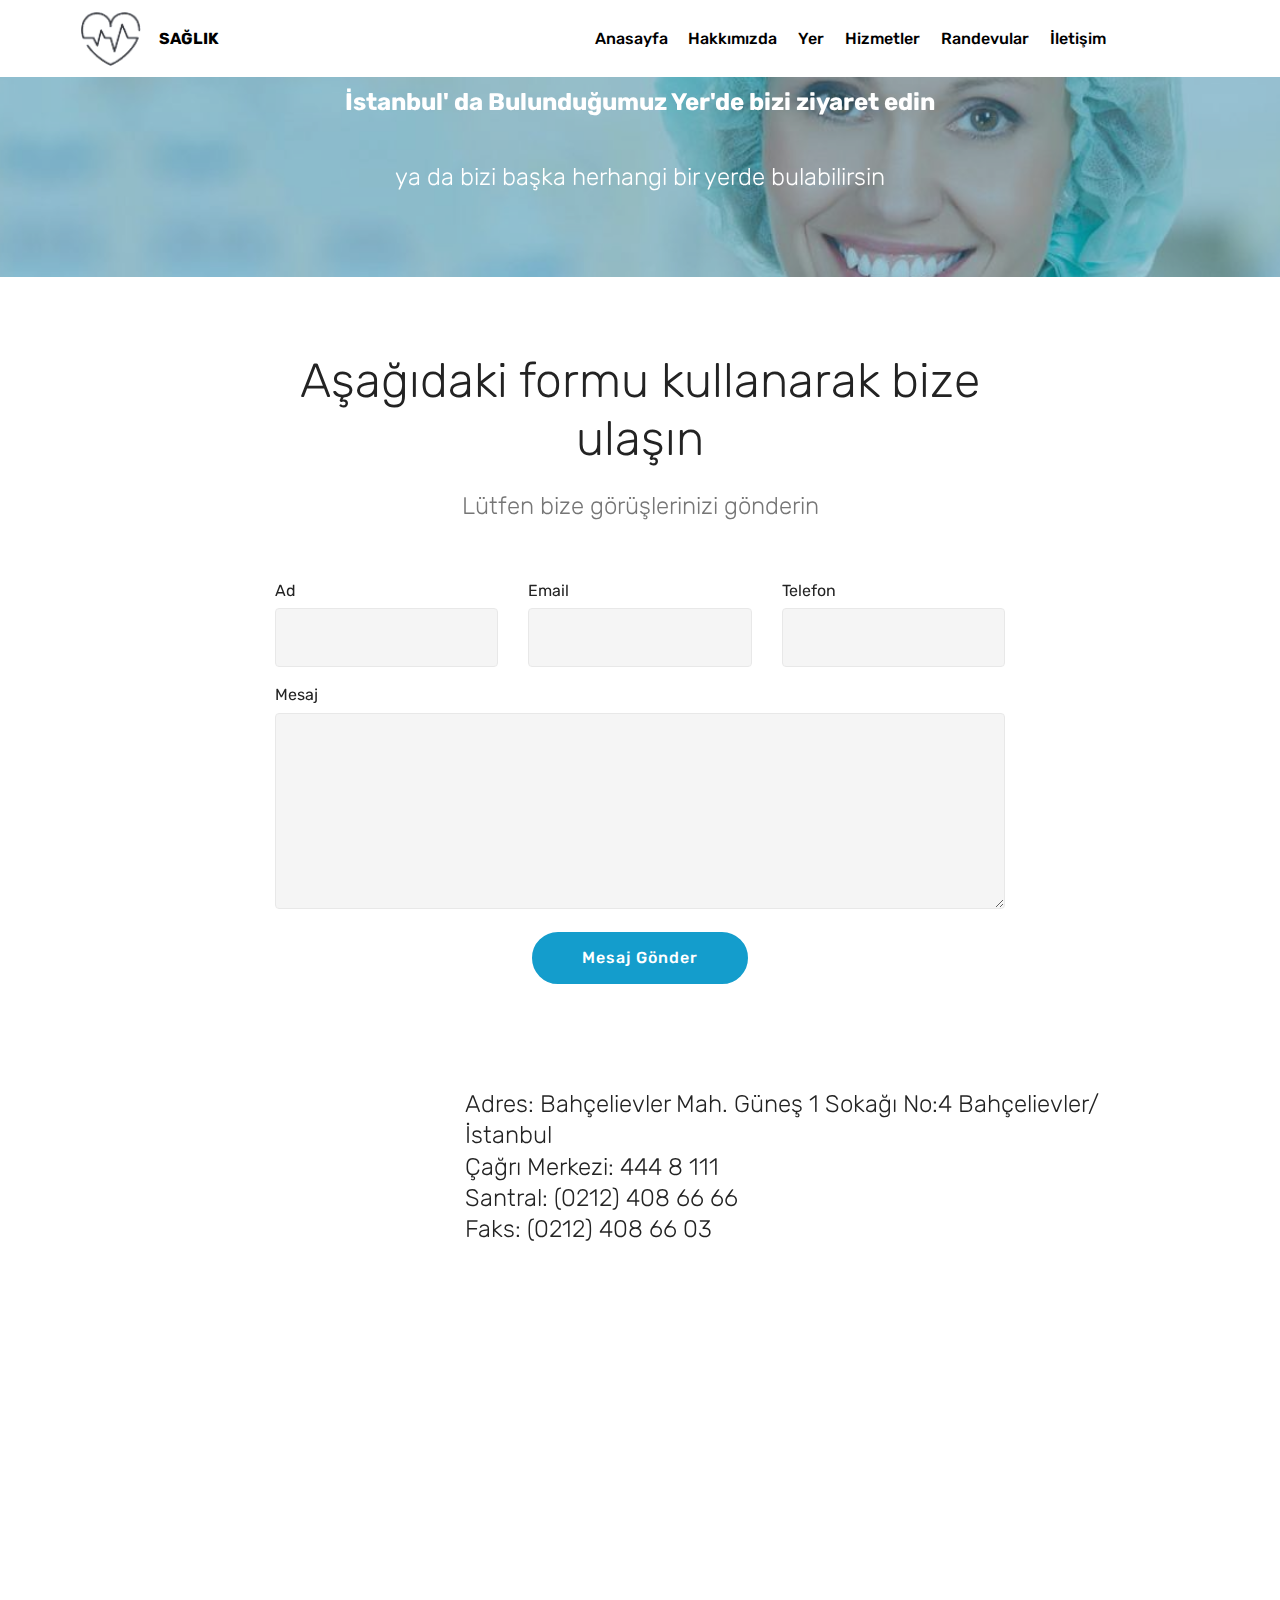
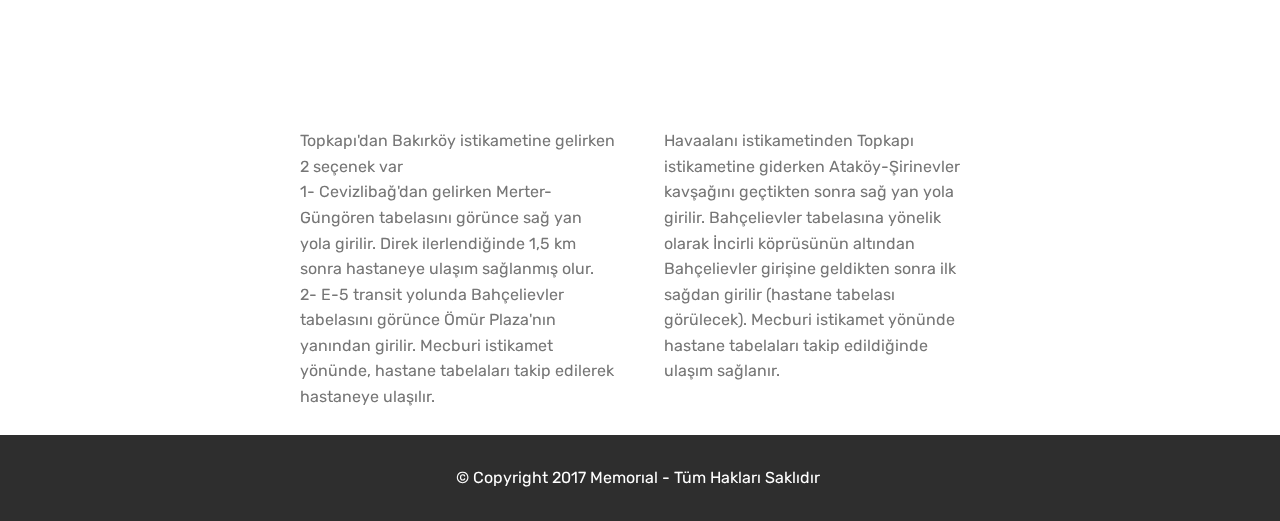
<file: page2.html>
<!DOCTYPE html>
<html>
<head>
  <!-- Site made with Mobirise Website Builder v4.4.1, https://mobirise.com -->
  <meta charset="UTF-8">
  <meta http-equiv="X-UA-Compatible" content="IE=edge">
  <meta name="generator" content="Mobirise v4.4.1, mobirise.com">
  <meta name="viewport" content="width=device-width, initial-scale=1">
  <link rel="shortcut icon" href="assets/images/logo-wellness-1-229x58.png" type="image/x-icon">
  <meta name="description" content="">
  <title>iletişim</title>
  <link rel="stylesheet" href="assets/web/assets/mobirise-icons/mobirise-icons.css">
  <link rel="stylesheet" href="assets/tether/tether.min.css">
  <link rel="stylesheet" href="assets/bootstrap/css/bootstrap.min.css">
  <link rel="stylesheet" href="assets/bootstrap/css/bootstrap-grid.min.css">
  <link rel="stylesheet" href="assets/bootstrap/css/bootstrap-reboot.min.css">
  <link rel="stylesheet" href="assets/dropdown/css/style.css">
  <link rel="stylesheet" href="assets/theme/css/style.css">
  <link rel="stylesheet" href="assets/mobirise/css/mbr-additional.css" type="text/css">
  
  
  
</head>
<body>
<section class="menu cid-qGv12jJMEB" once="menu" id="menu2-v" data-rv-view="66">

    

    <nav class="navbar navbar-expand beta-menu navbar-dropdown align-items-center navbar-fixed-top navbar-toggleable-sm">
        <button class="navbar-toggler navbar-toggler-right" type="button" data-toggle="collapse" data-target="#navbarSupportedContent" aria-controls="navbarSupportedContent" aria-expanded="false" aria-label="Toggle navigation">
            <div class="hamburger">
                <span></span>
                <span></span>
                <span></span>
                <span></span>
            </div>
        </button>
        <div class="menu-logo">
            <div class="navbar-brand">
                <span class="navbar-logo">
                    <a href="index.html">
                        <img src="assets/images/logo-wellness-1-229x58.png" alt="Mobirise" title="" media-simple="true" style="height: 3.8rem;">
                    </a>
                </span>
                <span class="navbar-caption-wrap"><a class="navbar-caption text-black display-4" href="index.html">SAĞLIK</a></span>
            </div>
        </div>
        <div class="collapse navbar-collapse" id="navbarSupportedContent">
            <ul class="navbar-nav nav-dropdown nav-right" data-app-modern-menu="true"><li class="nav-item">
                    <a class="nav-link link text-black display-4" href="index.html">Anasayfa</a>
                </li><li class="nav-item"><a class="nav-link link text-black display-4" href="page4.html">Hakkımızda</a></li><li class="nav-item"><a class="nav-link link text-black display-4" href="page5.html">Yer</a></li><li class="nav-item"><a class="nav-link link text-black display-4" href="page3.html">Hizmetler</a></li><li class="nav-item"><a class="nav-link link text-black display-4" href="page6.html">Randevular</a></li>
                <li class="nav-item">
                    <a class="nav-link link text-black display-4" href="page2.html">İletişim &nbsp; &nbsp; &nbsp; &nbsp; &nbsp; &nbsp; &nbsp; &nbsp; &nbsp; &nbsp;&nbsp;</a>
                </li></ul>
            
        </div>
    </nav>
</section>

<section class="engine"><a href="https://mobirise.co/q">bootstrap carousel</a></section><section class="mbr-section content5 cid-qGuPJ1mWLc mbr-parallax-background" id="content5-6" data-rv-view="68">

    

    <div class="mbr-overlay" style="opacity: 0.4; background-color: rgb(15, 118, 153);">
    </div>

    <div class="container">
        <div class="media-container-row">
            <div class="title col-12 col-md-8">
                <h2 class="align-center mbr-bold mbr-white pb-3 mbr-fonts-style display-5">İstanbul' da Bulunduğumuz Yer'de bizi ziyaret edin
<div><br></div></h2>
                <h3 class="mbr-section-subtitle align-center mbr-light mbr-white pb-3 mbr-fonts-style display-5">ya da bizi başka herhangi bir yerde bulabilirsin
</h3>
                
                
            </div>
        </div>
    </div>
</section>

<section class="mbr-section form1 cid-qGuQHfU4OX" id="form1-7" data-rv-view="71">

    

    
    <div class="container">
        <div class="row justify-content-center">
            <div class="title col-12 col-lg-8">
                <h2 class="mbr-section-title align-center pb-3 mbr-fonts-style display-2">Aşağıdaki formu kullanarak bize ulaşın</h2>
                <h3 class="mbr-section-subtitle align-center mbr-light pb-3 mbr-fonts-style display-5">Lütfen bize görüşlerinizi gönderin
</h3>
            </div>
        </div>
    </div>
    <div class="container">
        <div class="row justify-content-center">
            <div class="media-container-column col-lg-8" data-form-type="formoid">
                    <div data-form-alert="" hidden="">
                        Thanks for filling out the form!
                    </div>
            
                    <form class="mbr-form" action="https://mobirise.com/" method="post" data-form-title="Mobirise Form"><input type="hidden" data-form-email="true" value="z2Ko9B5UpQOut6WnYhVtwQPzVu+FYzlUWRD20LOTUAneQGuQjnEa/RIHi+pWVKJRTkABGHM/fLTmPlwQgWjQUI4E7v6/dK83VQx2n1WcsGDIbG4AWpVOG7MG+kqjcdqU">
                        <div class="row row-sm-offset">
                            <div class="col-md-4 multi-horizontal" data-for="name">
                                <div class="form-group">
                                    <label class="form-control-label mbr-fonts-style display-7" for="name-form1-7">Ad</label>
                                    <input type="text" class="form-control" name="name" data-form-field="Name" required="" id="name-form1-7">
                                </div>
                            </div>
                            <div class="col-md-4 multi-horizontal" data-for="email">
                                <div class="form-group">
                                    <label class="form-control-label mbr-fonts-style display-7" for="email-form1-7">Email</label>
                                    <input type="email" class="form-control" name="email" data-form-field="Email" required="" id="email-form1-7">
                                </div>
                            </div>
                            <div class="col-md-4 multi-horizontal" data-for="phone">
                                <div class="form-group">
                                    <label class="form-control-label mbr-fonts-style display-7" for="phone-form1-7">Telefon</label>
                                    <input type="tel" class="form-control" name="phone" data-form-field="Phone" id="phone-form1-7">
                                </div>
                            </div>
                        </div>
                        <div class="form-group" data-for="message">
                            <label class="form-control-label mbr-fonts-style display-7" for="message-form1-7">Mesaj</label>
                            <textarea type="text" class="form-control" name="message" rows="7" data-form-field="Message" id="message-form1-7"></textarea>
                        </div>
            
                        <span class="input-group-btn"><button href="" type="submit" class="btn btn-primary btn-form display-4">Mesaj Gönder</button></span>
                    </form>
            </div>
        </div>
    </div>
</section>

<section class="mbr-section info2 cid-qGuR6wCmD3" id="info2-8" data-rv-view="74">

    

    

    <div class="container">
        <div class="row main justify-content-center">
            <div class="media-container-column col-12 col-lg-3 col-md-4">
                
            </div>
            <div class="media-container-column title col-12 col-lg-7 col-md-6">
                <h2 class="align-right mbr-bold mbr-white pb-3 mbr-fonts-style display-2"></h2>
                <h3 class="mbr-section-subtitle align-right mbr-light mbr-white mbr-fonts-style display-5">Adres: Bahçelievler Mah. Güneş 1 Sokağı No:4 Bahçelievler/İstanbul
<div>
</div><div>Çağrı Merkezi: 444 8 111
</div><div>
</div><div>Santral: (0212) 408 66 66
</div><div>
</div><div>Faks: (0212) 408 66 03</div></h3>
            </div>
        </div>
    </div>
</section>

<section class="map2 cid-qGuR7mzGxB" id="map2-9" data-rv-view="77">

    

    <div class="container">
        <div class="media-container-row">
            <div class="col-md-8">
                <div class="google-map"><iframe frameborder="0" style="border:0" src="https://www.google.com/maps/embed/v1/place?key=AIzaSyA0Dx_boXQiwvdz8sJHoYeZNVTdoWONYkU&amp;q=place_id:ChIJn6wOs6lZwokRLKy1iqRcoKw" allowfullscreen=""></iframe></div>
        </div>
    </div>
</div></section>

<section class="mbr-section article content3 cid-qGuRdFNyv8" id="content3-a" data-rv-view="79">
      
     

    <div class="container">
        <div class="media-container-row">
            <div class="row col-12 col-md-8">
                <div class="col-12 col-md-6 pr-lg-4 mbr-text mbr-fonts-style display-7">Topkapı'dan Bakırköy istikametine gelirken 2 seçenek var
<div>
<span style="font-size: 1rem;">1- Cevizlibağ'dan gelirken Merter-Güngören tabelasını görünce sağ yan yola girilir. Direk ilerlendiğinde 1,5 km sonra hastaneye ulaşım sağlanmış olur.&nbsp;</span></div><div>2- E-5 transit yolunda Bahçelievler tabelasını görünce Ömür Plaza'nın yanından girilir. Mecburi istikamet yönünde, hastane tabelaları takip edilerek hastaneye ulaşılır.
</div><div>
</div><div><br></div></div>
                <div class="col-12 col-md-6 pl-lg-4 mbr-text mbr-fonts-style display-7"><div><span style="font-size: 1rem;">Havaalanı istikametinden Topkapı istikametine giderken Ataköy-Şirinevler kavşağını geçtikten sonra sağ yan yola girilir. Bahçelievler tabelasına yönelik olarak İncirli köprüsünün altından Bahçelievler girişine geldikten sonra ilk sağdan girilir (hastane tabelası görülecek). Mecburi istikamet yönünde hastane tabelaları takip edildiğinde ulaşım sağlanır.</span></div></div>
            </div>
        </div>
    </div>
</section>

<section once="" class="cid-qGuRj9RfsW" id="footer6-b" data-rv-view="80">

    

    

    <div class="container">
        <div class="media-container-row align-center mbr-white">
            <div class="col-12">
                <p class="mbr-text mb-0 mbr-fonts-style display-7">© Copyright 2017 Memorıal - Tüm Hakları Saklıdır&nbsp;<br></p>
            </div>
        </div>
    </div>
</section>


  <script src="assets/web/assets/jquery/jquery.min.js"></script>
  <script src="assets/popper/popper.min.js"></script>
  <script src="assets/tether/tether.min.js"></script>
  <script src="assets/bootstrap/js/bootstrap.min.js"></script>
  <script src="assets/dropdown/js/script.min.js"></script>
  <script src="assets/touch-swipe/jquery.touch-swipe.min.js"></script>
  <script src="assets/jarallax/jarallax.min.js"></script>
  <script src="assets/smooth-scroll/smooth-scroll.js"></script>
  <script src="assets/theme/js/script.js"></script>
  <script src="assets/formoid/formoid.min.js"></script>
  
  
</body>
</html>
</file>
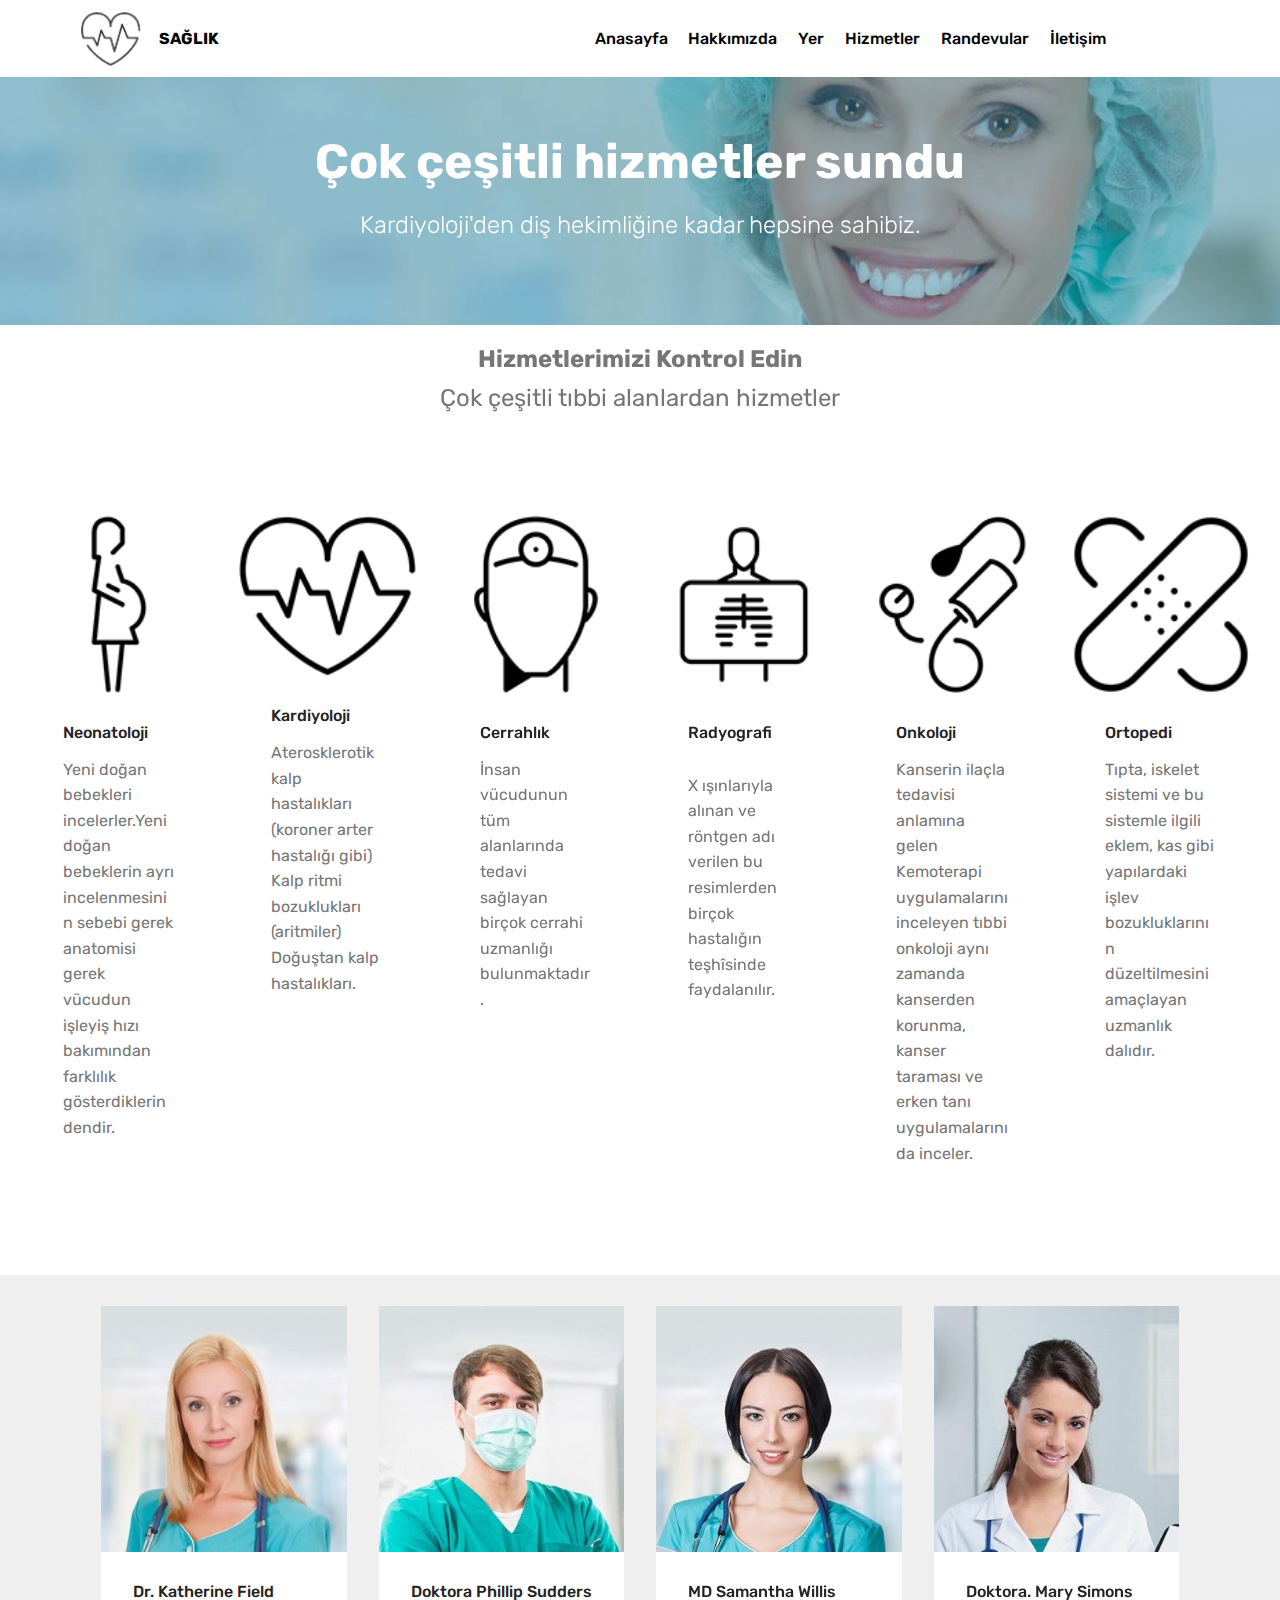
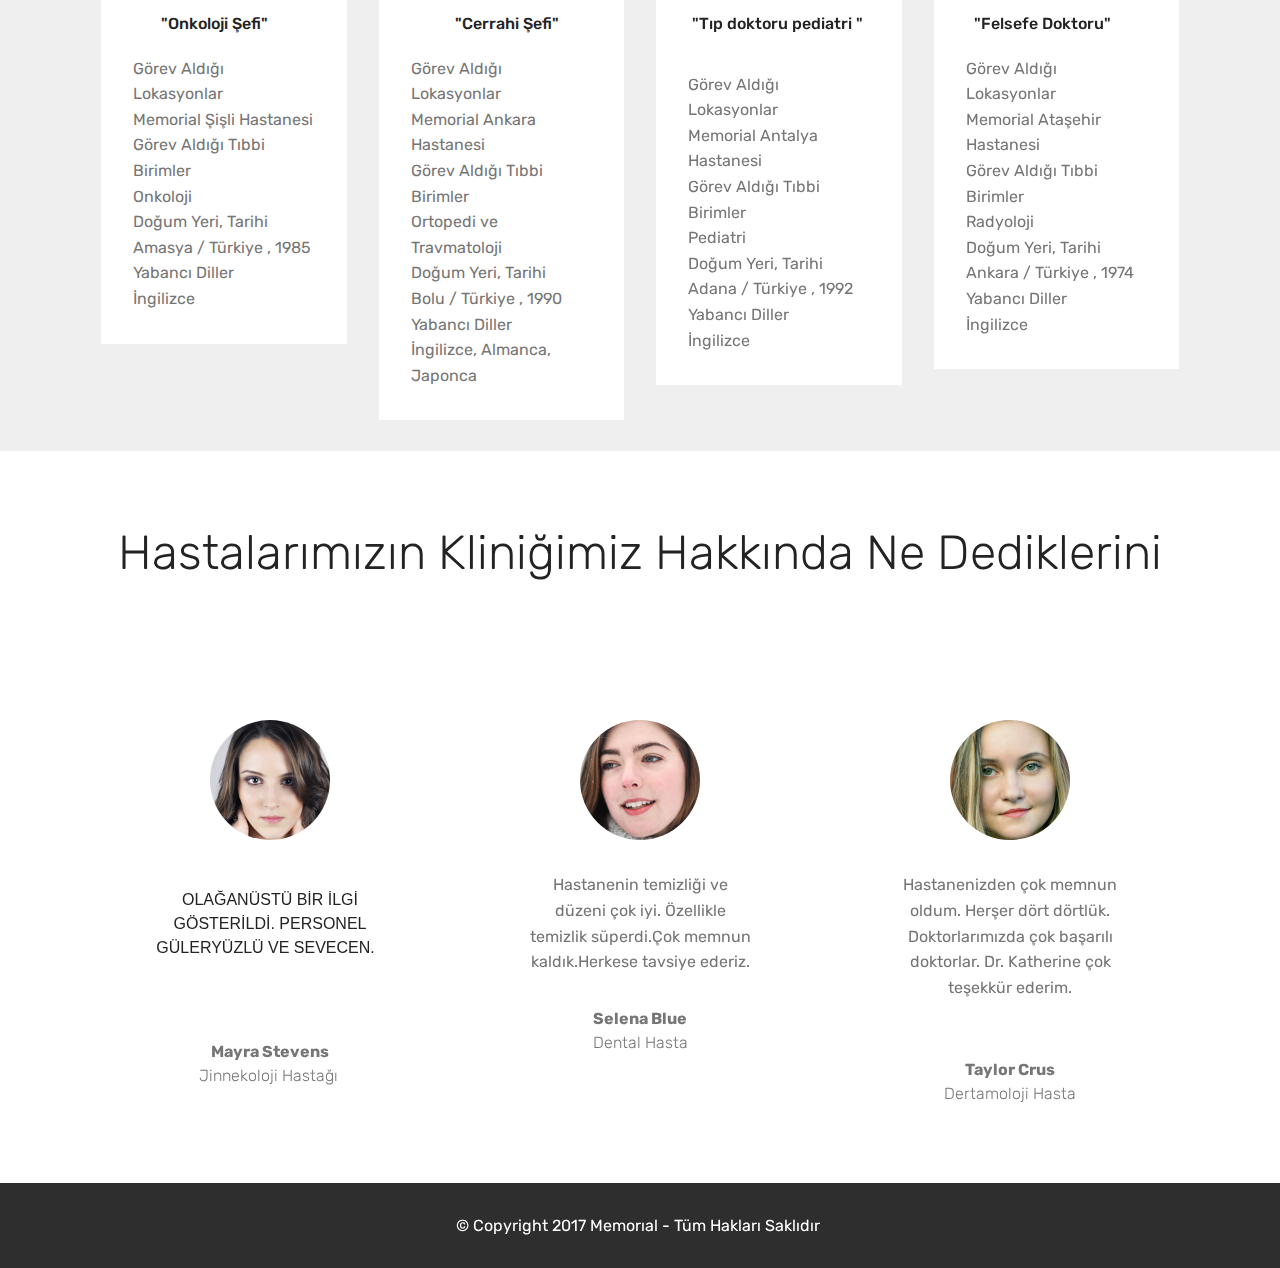
<file: page3.html>
<!DOCTYPE html>
<html>
<head>
  <!-- Site made with Mobirise Website Builder v4.4.1, https://mobirise.com -->
  <meta charset="UTF-8">
  <meta http-equiv="X-UA-Compatible" content="IE=edge">
  <meta name="generator" content="Mobirise v4.4.1, mobirise.com">
  <meta name="viewport" content="width=device-width, initial-scale=1">
  <link rel="shortcut icon" href="assets/images/logo-wellness-1-229x58.png" type="image/x-icon">
  <meta name="description" content="">
  <title>hizmetler</title>
  <link rel="stylesheet" href="assets/web/assets/mobirise-icons/mobirise-icons.css">
  <link rel="stylesheet" href="assets/tether/tether.min.css">
  <link rel="stylesheet" href="assets/bootstrap/css/bootstrap.min.css">
  <link rel="stylesheet" href="assets/bootstrap/css/bootstrap-grid.min.css">
  <link rel="stylesheet" href="assets/bootstrap/css/bootstrap-reboot.min.css">
  <link rel="stylesheet" href="assets/dropdown/css/style.css">
  <link rel="stylesheet" href="assets/theme/css/style.css">
  <link rel="stylesheet" href="assets/mobirise/css/mbr-additional.css" type="text/css">
  
  
  
</head>
<body>
<section class="menu cid-qGv20Wl1Jp" once="menu" id="menu2-w" data-rv-view="83">

    

    <nav class="navbar navbar-expand beta-menu navbar-dropdown align-items-center navbar-fixed-top navbar-toggleable-sm">
        <button class="navbar-toggler navbar-toggler-right" type="button" data-toggle="collapse" data-target="#navbarSupportedContent" aria-controls="navbarSupportedContent" aria-expanded="false" aria-label="Toggle navigation">
            <div class="hamburger">
                <span></span>
                <span></span>
                <span></span>
                <span></span>
            </div>
        </button>
        <div class="menu-logo">
            <div class="navbar-brand">
                <span class="navbar-logo">
                    <a href="index.html">
                        <img src="assets/images/logo-wellness-1-229x58.png" alt="Mobirise" title="" media-simple="true" style="height: 3.8rem;">
                    </a>
                </span>
                <span class="navbar-caption-wrap"><a class="navbar-caption text-black display-4" href="index.html">SAĞLIK</a></span>
            </div>
        </div>
        <div class="collapse navbar-collapse" id="navbarSupportedContent">
            <ul class="navbar-nav nav-dropdown nav-right" data-app-modern-menu="true"><li class="nav-item">
                    <a class="nav-link link text-black display-4" href="index.html">Anasayfa</a>
                </li><li class="nav-item"><a class="nav-link link text-black display-4" href="page4.html">Hakkımızda</a></li><li class="nav-item"><a class="nav-link link text-black display-4" href="page5.html">Yer</a></li><li class="nav-item"><a class="nav-link link text-black display-4" href="page3.html">Hizmetler</a></li><li class="nav-item"><a class="nav-link link text-black display-4" href="page6.html">Randevular</a></li>
                <li class="nav-item">
                    <a class="nav-link link text-black display-4" href="page2.html">İletişim &nbsp; &nbsp; &nbsp; &nbsp; &nbsp; &nbsp; &nbsp; &nbsp; &nbsp; &nbsp;&nbsp;</a>
                </li></ul>
            
        </div>
    </nav>
</section>

<section class="engine"><a href="https://mobirise.co/e">web design software</a></section><section class="mbr-section content5 cid-qGuPJ1mWLc mbr-parallax-background" id="content5-c" data-rv-view="85">

    

    <div class="mbr-overlay" style="opacity: 0.4; background-color: rgb(15, 118, 153);">
    </div>

    <div class="container">
        <div class="media-container-row">
            <div class="title col-12 col-md-8">
                <h2 class="align-center mbr-bold mbr-white pb-3 mbr-fonts-style display-2"><br>Çok çeşitli hizmetler sundu
</h2>
                <h3 class="mbr-section-subtitle align-center mbr-light mbr-white pb-3 mbr-fonts-style display-5">Kardiyoloji'den diş hekimliğine kadar hepsine sahibiz.
</h3>
                
                
            </div>
        </div>
    </div>
</section>

<section class="mbr-section article content1 cid-qGYebq3OYv" id="content1-26" data-rv-view="88">
    
     

    <div class="container">
        <div class="media-container-row">
            <div class="mbr-text col-12 col-md-8 mbr-fonts-style display-5"><strong>Hizmetlerimizi Kontrol Edin
</strong><div>Çok çeşitli tıbbi alanlardan hizmetler
</div><div><br></div></div>
        </div>
    </div>
</section>

<section class="features3 cid-qGYd7Bk7So" id="features17-25" data-rv-view="89">
    
    

    
    <div class="container-fluid">
        <div class="media-container-row">
            <div class="card p-3 col-12 col-md-6 col-lg-2">
                <div class="card-wrapper">
                    <div class="card-img">
                        <img src="assets/images/neonato-128x128.png" alt="Mobirise" title="" media-simple="true">
                    </div>
                    <div class="card-box">
                        <h4 class="card-title pb-3 mbr-fonts-style display-7">Neonatoloji<br></h4>
                        <p class="mbr-text mbr-fonts-style display-7">Yeni doğan<br>bebekleri incelerler.Yenidoğan bebeklerin ayrı incelenmesinin sebebi gerek anatomisi gerek vücudun işleyiş hızı bakımından farklılık gösterdiklerindendir. &nbsp; &nbsp; &nbsp; &nbsp; &nbsp; &nbsp; &nbsp; &nbsp; &nbsp;</p>
                    </div>
                </div>
            </div>

            <div class="card p-3 col-12 col-md-6 col-lg-2">
                <div class="card-wrapper">
                    <div class="card-img">
                        <img src="assets/images/cardiology-128x116.png" alt="Mobirise" title="" media-simple="true">
                    </div>
                    <div class="card-box">
                        <h4 class="card-title pb-3 mbr-fonts-style display-7">Kardiyoloji</h4>
                        <p class="mbr-text mbr-fonts-style display-7">Aterosklerotik kalp hastalıkları (koroner arter hastalığı gibi)
<br>Kalp ritmi bozuklukları (aritmiler)
<br>Doğuştan kalp hastalıkları.</p>
                    </div>
                </div>
            </div>

            <div class="card p-3 col-12 col-md-6 col-lg-2">
                <div class="card-wrapper">
                    <div class="card-img">
                        <img src="assets/images/surgeon-128x128.png" alt="Mobirise" title="" media-simple="true">
                    </div>
                    <div class="card-box">
                        <h4 class="card-title pb-3 mbr-fonts-style display-7">Cerrahlık</h4>
                        <p class="mbr-text mbr-fonts-style display-7">İnsan vücudunun tüm alanlarında tedavi sağlayan birçok cerrahi uzmanlığı bulunmaktadır.</p>
                    </div>
                </div>
            </div>

            <div class="card p-3 col-12 col-md-6 col-lg-2">
                <div class="card-wrapper">
                    <div class="card-img">
                        <img src="assets/images/radiology-128x128.png" alt="Mobirise" title="" media-simple="true">
                    </div>
                    <div class="card-box">
                        <h4 class="card-title pb-3 mbr-fonts-style display-7">Radyografi
<div><br></div></h4>
                        <p class="mbr-text mbr-fonts-style display-7">X ışınlarıyla alınan ve röntgen adı verilen bu resimlerden birçok hastalığın teşhîsinde faydalanılır.&nbsp;<br></p>
                    </div>
                </div>
            </div>
            <div class="card p-3 col-12 col-md-6 col-lg-2">
                <div class="card-wrapper">
                    <div class="card-img">
                        <img src="assets/images/untitled-2-128x128.png" alt="Mobirise" title="" media-simple="true">
                    </div>
                    <div class="card-box">
                        <h4 class="card-title pb-3 mbr-fonts-style display-7">Onkoloji</h4>
                        <p class="mbr-text mbr-fonts-style display-7">Kanserin ilaçla tedavisi anlamına gelen Kemoterapi uygulamalarını inceleyen tıbbi onkoloji aynı zamanda kanserden korunma, kanser taraması ve erken tanı uygulamalarını da inceler.</p>
                    </div>
                </div>
            </div>
            <div class="card p-3 col-12 col-md-6 col-lg-2">
                <div class="card-wrapper">
                    <div class="card-img">
                        <img src="assets/images/ii-128x128.png" alt="Mobirise" title="" media-simple="true">
                    </div>
                    <div class="card-box">
                        <h4 class="card-title pb-3 mbr-fonts-style display-7">Ortopedi</h4>
                        <p class="mbr-text mbr-fonts-style display-7">Tıpta, iskelet sistemi ve bu sistemle ilgili eklem, kas gibi yapılardaki işlev bozukluklarının düzeltilmesini amaçlayan uzmanlık dalıdır.
<br>
<br></p>
                    </div>
                </div>
            </div>
        </div>
    </div>
</section>

<section class="features3 cid-qGuW2f1MI7" id="features3-m" data-rv-view="92">

    

    
    <div class="container">
        <div class="media-container-row">
            <div class="card p-3 col-12 col-md-6 col-lg-3">
                <div class="card-wrapper">
                    <div class="card-img">
                        <img src="assets/images/katherine-300x300.jpg" alt="Mobirise" title="" media-simple="true">
                    </div>
                    <div class="card-box">
                        <h4 class="card-title mbr-fonts-style display-7">Dr. Katherine Field
<br><br><div>&nbsp; &nbsp; &nbsp; &nbsp;"Onkoloji Şefi"</div></h4>
                        <p class="mbr-text mbr-fonts-style display-7">Görev Aldığı Lokasyonlar
<br>Memorial Şişli Hastanesi
<br>Görev Aldığı Tıbbi Birimler
<br>Onkoloji<br>Doğum Yeri, Tarihi
<br>Amasya / Türkiye , 1985<br>Yabancı Diller
<br>İngilizce</p>
                    </div>
                    
                </div>
            </div>

            <div class="card p-3 col-12 col-md-6 col-lg-3">
                <div class="card-wrapper">
                    <div class="card-img">
                        <img src="assets/images/phillip-300x300.jpg" alt="Mobirise" title="" media-simple="true">
                    </div>
                    <div class="card-box">
                        <h4 class="card-title mbr-fonts-style display-7">Doktora Phillip Sudders
<br><div>&nbsp; &nbsp; &nbsp;&nbsp;</div><div>&nbsp; &nbsp; &nbsp; &nbsp; &nbsp; &nbsp;"Cerrahi Şefi"</div></h4>
                        <p class="mbr-text mbr-fonts-style display-7">Görev Aldığı Lokasyonlar
<br>Memorial Ankara Hastanesi
<br>Görev Aldığı Tıbbi Birimler
<br>Ortopedi ve Travmatoloji
<br>Doğum Yeri, Tarihi
<br>Bolu / Türkiye , 1990<br>Yabancı Diller
<br>İngilizce, Almanca, Japonca</p>
                    </div>
                    
                </div>
            </div>

            <div class="card p-3 col-12 col-md-6 col-lg-3">
                <div class="card-wrapper">
                    <div class="card-img">
                        <img src="assets/images/samantha-willis-300x300.jpg" alt="Mobirise" title="" media-simple="true">
                    </div>
                    <div class="card-box">
                        <h4 class="card-title mbr-fonts-style display-7">MD Samantha Willis&nbsp;<br><br>&nbsp;"Tıp doktoru pediatri
"<div><br></div></h4>
                        <p class="mbr-text mbr-fonts-style display-7">Görev Aldığı Lokasyonlar
<br>Memorial Antalya Hastanesi
<br>Görev Aldığı Tıbbi Birimler
<br>Pediatri<br>Doğum Yeri, Tarihi
<br>Adana / Türkiye , 1992<br>Yabancı Diller
<br>İngilizce&nbsp;<br></p>
                    </div>
                    
                </div>
            </div>

            <div class="card p-3 col-12 col-md-6 col-lg-3">
                <div class="card-wrapper">
                    <div class="card-img">
                        <img src="assets/images/mary-300x300.jpg" alt="Mobirise" title="" media-simple="true">
                    </div>
                    <div class="card-box">
                        <h4 class="card-title mbr-fonts-style display-7">Doktora. Mary Simons
<br><br>&nbsp; "Felsefe Doktoru"</h4>
                        <p class="mbr-text mbr-fonts-style display-7">Görev Aldığı Lokasyonlar
<br>Memorial Ataşehir Hastanesi
<br>Görev Aldığı Tıbbi Birimler
<br>Radyoloji
<br>Doğum Yeri, Tarihi
<br>Ankara / Türkiye , 1974
<br>Yabancı Diller
<br>İngilizce</p>
                    </div>
                    
                </div>
            </div>
        </div>
    </div>
</section>

<section class="testimonials1 cid-qGuVPCuQox" id="testimonials1-i" data-rv-view="95">

    

    
    <div class="container">
        <div class="media-container-row">
            <div class="title col-12 align-center">
                <h2 class="pb-3 mbr-fonts-style display-2"><br>Hastalarımızın Kliniğimiz Hakkında Ne Dediklerini</h2>
                <h3 class="mbr-section-subtitle mbr-light pb-3 mbr-fonts-style display-5"></h3>
            </div>
        </div>
    </div>

    <div class="container pt-3 mt-2">
        <div class="media-container-row">
            <div class="mbr-testimonial p-3 align-center col-12 col-md-6 col-lg-4">
                <div class="panel-item p-3">
                    <div class="card-block">
                        <div class="testimonial-photo">
                            <img src="assets/images/face1.jpg" media-simple="true">
                        </div>
                        <p class="mbr-text mbr-fonts-style display-7"></p><p>OLAĞANÜSTÜ BİR İLGİ GÖSTERİLDİ. PERSONEL GÜLERYÜZLÜ VE SEVECEN.&nbsp;&nbsp;<br><br>
<br></p><p></p>
                    </div>
                    <div class="card-footer">
                        <div class="mbr-author-name mbr-bold mbr-fonts-style display-7">Mayra Stevens</div>
                        <small class="mbr-author-desc mbr-italic mbr-light mbr-fonts-style display-7">Jinnekoloji Hastağı&nbsp;<br><br></small>
                    </div>
                </div>
            </div>

            <div class="mbr-testimonial p-3 align-center col-12 col-md-6 col-lg-4">
                <div class="panel-item p-3">
                    <div class="card-block">
                        <div class="testimonial-photo">
                            <img src="assets/images/face2.jpg" media-simple="true">
                        </div>
                        <p class="mbr-text mbr-fonts-style display-7">Hastanenin temizliği ve düzeni çok iyi. Özellikle temizlik süperdi.Çok memnun kaldık.Herkese tavsiye ederiz.</p>
                    </div>
                    <div class="card-footer">
                        <div class="mbr-author-name mbr-bold mbr-fonts-style display-7">Selena Blue</div>
                        <small class="mbr-author-desc mbr-italic mbr-light mbr-fonts-style display-7">Dental Hasta</small>
                    </div>
                </div>
            </div>

            <div class="mbr-testimonial p-3 align-center col-12 col-md-6 col-lg-4">
                <div class="panel-item p-3">
                    <div class="card-block">
                        <div class="testimonial-photo">
                            <img src="assets/images/face3.jpg" media-simple="true">
                        </div>
                        <p class="mbr-text mbr-fonts-style display-7">Hastanenizden çok memnun oldum. Herşer dört dörtlük. Doktorlarımızda çok başarılı doktorlar. Dr. Katherine çok teşekkür ederim.
<br>
<br></p>
                    </div>
                    <div class="card-footer">
                        <div class="mbr-author-name mbr-bold mbr-fonts-style display-7">Taylor Crus</div>
                        <small class="mbr-author-desc mbr-italic mbr-light mbr-fonts-style display-7">Dertamoloji Hasta</small>
                    </div>
                </div>
            </div>

            

            

            
        </div>
    </div>   
</section>

<section once="" class="cid-qGuRj9RfsW" id="footer6-h" data-rv-view="98">

    

    

    <div class="container">
        <div class="media-container-row align-center mbr-white">
            <div class="col-12">
                <p class="mbr-text mb-0 mbr-fonts-style display-7">© Copyright 2017 Memorıal - Tüm Hakları Saklıdır&nbsp;<br></p>
            </div>
        </div>
    </div>
</section>


  <script src="assets/web/assets/jquery/jquery.min.js"></script>
  <script src="assets/popper/popper.min.js"></script>
  <script src="assets/tether/tether.min.js"></script>
  <script src="assets/bootstrap/js/bootstrap.min.js"></script>
  <script src="assets/smooth-scroll/smooth-scroll.js"></script>
  <script src="assets/dropdown/js/script.min.js"></script>
  <script src="assets/touch-swipe/jquery.touch-swipe.min.js"></script>
  <script src="assets/jarallax/jarallax.min.js"></script>
  <script src="assets/theme/js/script.js"></script>
  
  
</body>
</html>
</file>
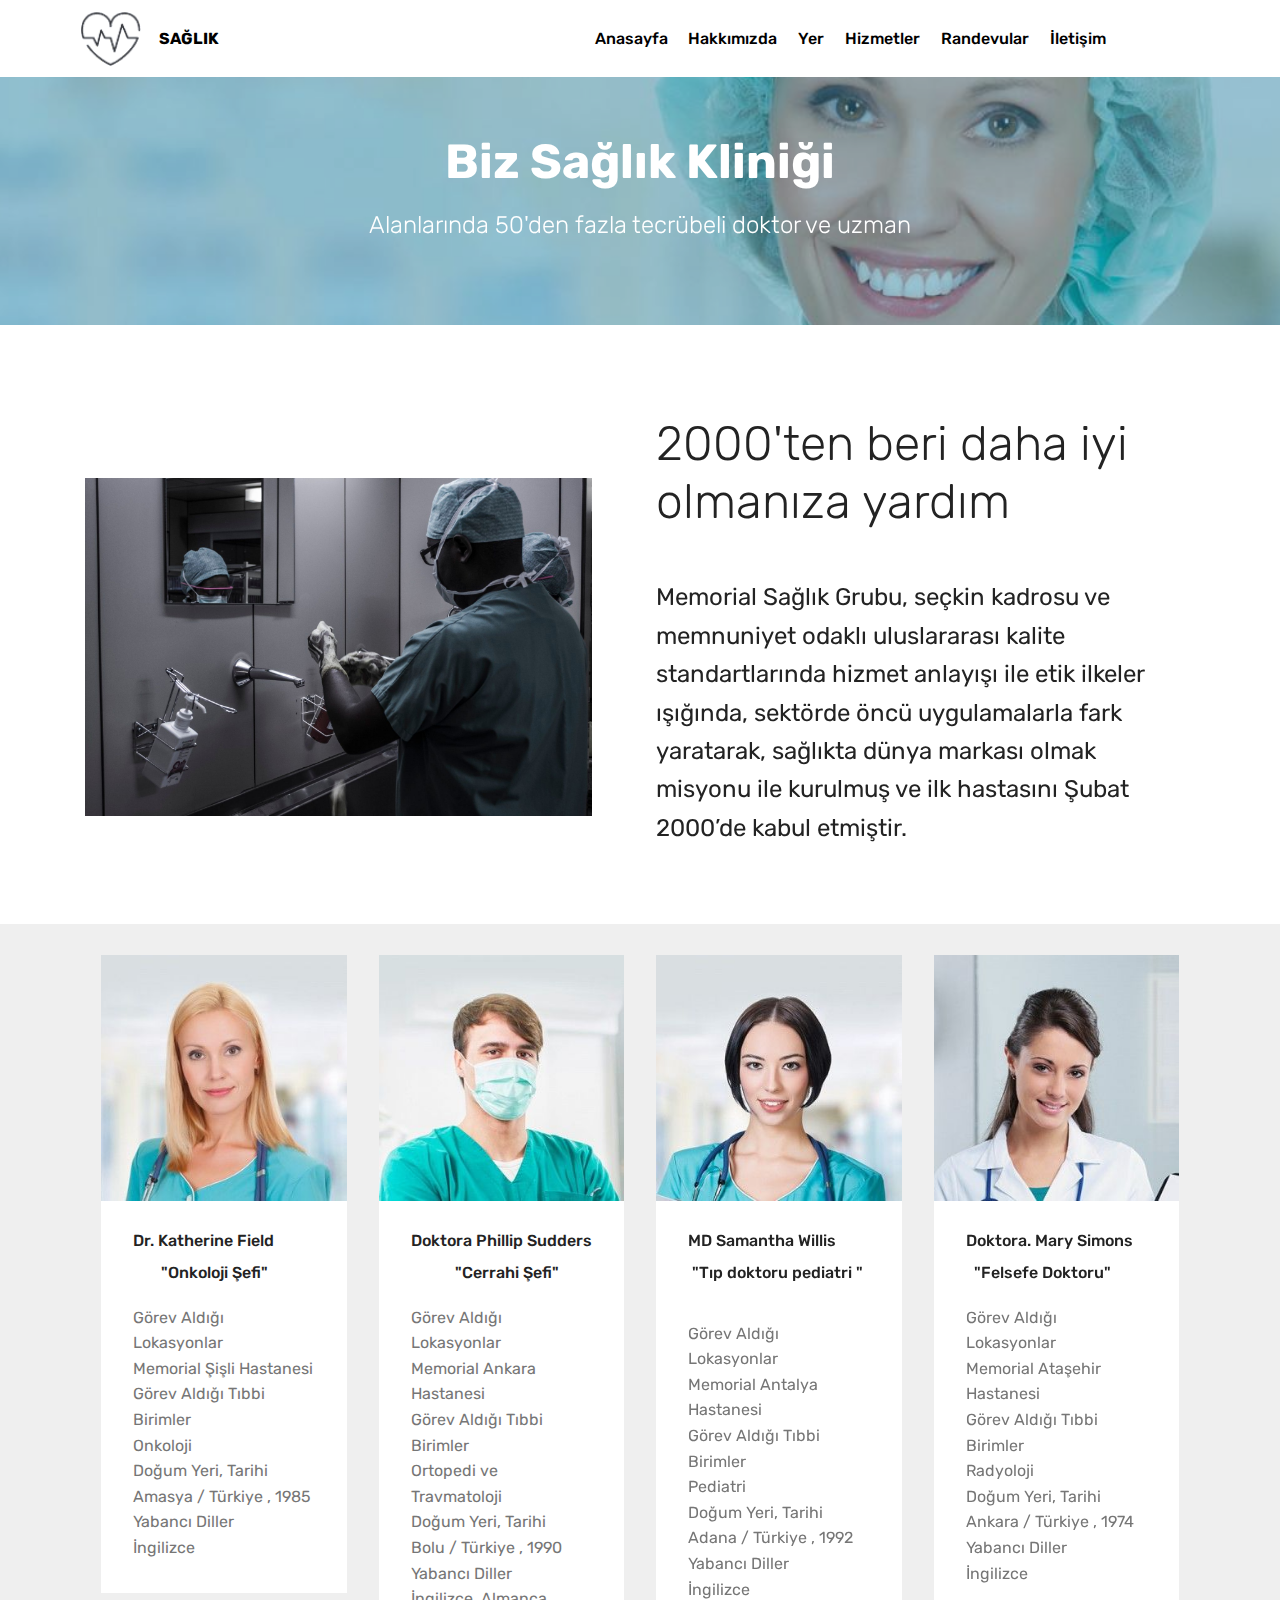
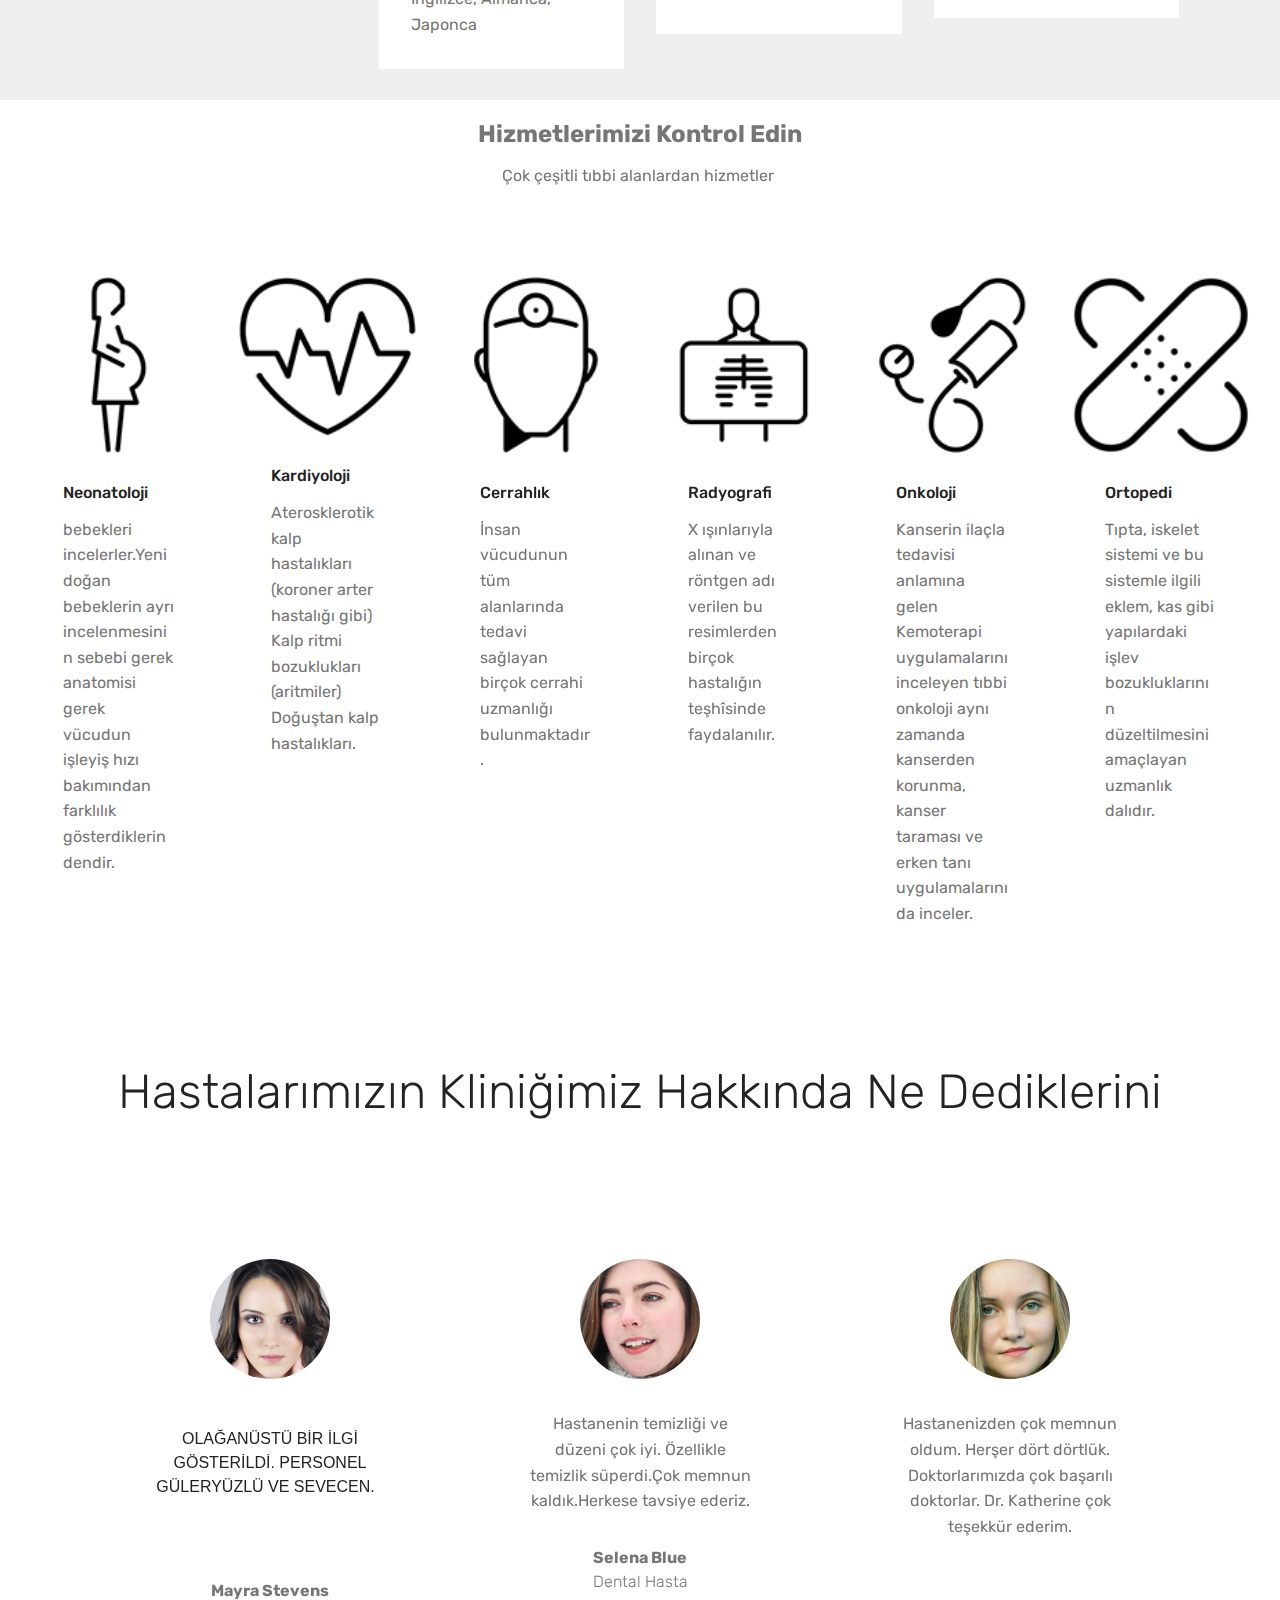
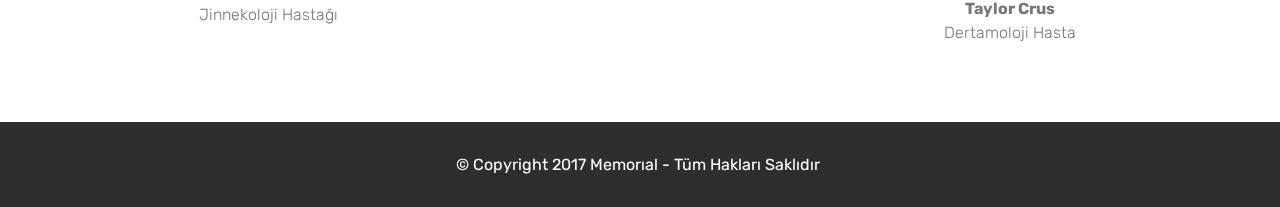
<file: page4.html>
<!DOCTYPE html>
<html>
<head>
  <!-- Site made with Mobirise Website Builder v4.4.1, https://mobirise.com -->
  <meta charset="UTF-8">
  <meta http-equiv="X-UA-Compatible" content="IE=edge">
  <meta name="generator" content="Mobirise v4.4.1, mobirise.com">
  <meta name="viewport" content="width=device-width, initial-scale=1">
  <link rel="shortcut icon" href="assets/images/logo-wellness-1-229x58.png" type="image/x-icon">
  <meta name="description" content="">
  <title>hakkımızda</title>
  <link rel="stylesheet" href="assets/web/assets/mobirise-icons/mobirise-icons.css">
  <link rel="stylesheet" href="assets/tether/tether.min.css">
  <link rel="stylesheet" href="assets/bootstrap/css/bootstrap.min.css">
  <link rel="stylesheet" href="assets/bootstrap/css/bootstrap-grid.min.css">
  <link rel="stylesheet" href="assets/bootstrap/css/bootstrap-reboot.min.css">
  <link rel="stylesheet" href="assets/dropdown/css/style.css">
  <link rel="stylesheet" href="assets/theme/css/style.css">
  <link rel="stylesheet" href="assets/mobirise/css/mbr-additional.css" type="text/css">
  
  
  
</head>
<body>
<section class="menu cid-qGv20Wl1Jp" once="menu" id="menu2-x" data-rv-view="101">

    

    <nav class="navbar navbar-expand beta-menu navbar-dropdown align-items-center navbar-fixed-top navbar-toggleable-sm">
        <button class="navbar-toggler navbar-toggler-right" type="button" data-toggle="collapse" data-target="#navbarSupportedContent" aria-controls="navbarSupportedContent" aria-expanded="false" aria-label="Toggle navigation">
            <div class="hamburger">
                <span></span>
                <span></span>
                <span></span>
                <span></span>
            </div>
        </button>
        <div class="menu-logo">
            <div class="navbar-brand">
                <span class="navbar-logo">
                    <a href="index.html">
                        <img src="assets/images/logo-wellness-1-229x58.png" alt="Mobirise" title="" media-simple="true" style="height: 3.8rem;">
                    </a>
                </span>
                <span class="navbar-caption-wrap"><a class="navbar-caption text-black display-4" href="index.html">SAĞLIK</a></span>
            </div>
        </div>
        <div class="collapse navbar-collapse" id="navbarSupportedContent">
            <ul class="navbar-nav nav-dropdown nav-right" data-app-modern-menu="true"><li class="nav-item">
                    <a class="nav-link link text-black display-4" href="index.html">Anasayfa</a>
                </li><li class="nav-item"><a class="nav-link link text-black display-4" href="page4.html">Hakkımızda</a></li><li class="nav-item"><a class="nav-link link text-black display-4" href="page5.html">Yer</a></li><li class="nav-item"><a class="nav-link link text-black display-4" href="page3.html">Hizmetler</a></li><li class="nav-item"><a class="nav-link link text-black display-4" href="page6.html">Randevular</a></li>
                <li class="nav-item">
                    <a class="nav-link link text-black display-4" href="page2.html">İletişim &nbsp; &nbsp; &nbsp; &nbsp; &nbsp; &nbsp; &nbsp; &nbsp; &nbsp; &nbsp;&nbsp;</a>
                </li></ul>
            
        </div>
    </nav>
</section>

<section class="engine"><a href="https://mobirise.co/m">bootstrap table</a></section><section class="mbr-section content5 cid-qGuPJ1mWLc mbr-parallax-background" id="content5-y" data-rv-view="103">

    

    <div class="mbr-overlay" style="opacity: 0.4; background-color: rgb(15, 118, 153);">
    </div>

    <div class="container">
        <div class="media-container-row">
            <div class="title col-12 col-md-8">
                <h2 class="align-center mbr-bold mbr-white pb-3 mbr-fonts-style display-2"><br>Biz Sağlık Kliniği</h2>
                <h3 class="mbr-section-subtitle align-center mbr-light mbr-white pb-3 mbr-fonts-style display-5">Alanlarında 50'den fazla tecrübeli doktor ve uzman
</h3>
                
                
            </div>
        </div>
    </div>
</section>

<section class="header3 cid-qGvjuyIIyo" id="header3-15" data-rv-view="106">

    

    

    <div class="container">
        <div class="media-container-row">
            <div class="mbr-figure" style="width: 100%;">
                <img src="assets/images/mbr-2-1620x1080.jpg" alt="Mobirise" title="" media-simple="true">
            </div>

            <div class="media-content">
                <h1 class="mbr-section-title mbr-white pb-3 mbr-fonts-style display-2">2000'ten beri daha iyi olmanıza yardım
</h1>
                <h3 class="mbr-section-subtitle align-left mbr-white mbr-light pb-3 mbr-fonts-style display-2"></h3>
                <div class="mbr-section-text mbr-white pb-3 ">
                    <p class="mbr-text mbr-fonts-style display-5">Memorial Sağlık Grubu, seçkin kadrosu ve memnuniyet odaklı uluslararası kalite standartlarında hizmet anlayışı ile etik ilkeler ışığında, sektörde öncü uygulamalarla fark yaratarak, sağlıkta dünya markası olmak misyonu ile kurulmuş ve ilk hastasını Şubat 2000’de kabul etmiştir.</p>
                </div>
                
            </div>
        </div>
    </div>

</section>

<section class="features3 cid-qGuW2f1MI7" id="features3-z" data-rv-view="109">

    

    
    <div class="container">
        <div class="media-container-row">
            <div class="card p-3 col-12 col-md-6 col-lg-3">
                <div class="card-wrapper">
                    <div class="card-img">
                        <img src="assets/images/katherine-300x300.jpg" alt="Mobirise" title="" media-simple="true">
                    </div>
                    <div class="card-box">
                        <h4 class="card-title mbr-fonts-style display-7">Dr. Katherine Field
<br><br><div>&nbsp; &nbsp; &nbsp; &nbsp;"Onkoloji Şefi"</div></h4>
                        <p class="mbr-text mbr-fonts-style display-7">Görev Aldığı Lokasyonlar
<br>Memorial Şişli Hastanesi
<br>Görev Aldığı Tıbbi Birimler
<br>Onkoloji<br>Doğum Yeri, Tarihi
<br>Amasya / Türkiye , 1985<br>Yabancı Diller
<br>İngilizce</p>
                    </div>
                    
                </div>
            </div>

            <div class="card p-3 col-12 col-md-6 col-lg-3">
                <div class="card-wrapper">
                    <div class="card-img">
                        <img src="assets/images/phillip-300x300.jpg" alt="Mobirise" title="" media-simple="true">
                    </div>
                    <div class="card-box">
                        <h4 class="card-title mbr-fonts-style display-7">Doktora Phillip Sudders
<br><div>&nbsp; &nbsp; &nbsp;&nbsp;</div><div>&nbsp; &nbsp; &nbsp; &nbsp; &nbsp; &nbsp;"Cerrahi Şefi"</div></h4>
                        <p class="mbr-text mbr-fonts-style display-7">Görev Aldığı Lokasyonlar
<br>Memorial Ankara Hastanesi
<br>Görev Aldığı Tıbbi Birimler
<br>Ortopedi ve Travmatoloji
<br>Doğum Yeri, Tarihi
<br>Bolu / Türkiye , 1990<br>Yabancı Diller
<br>İngilizce, Almanca, Japonca</p>
                    </div>
                    
                </div>
            </div>

            <div class="card p-3 col-12 col-md-6 col-lg-3">
                <div class="card-wrapper">
                    <div class="card-img">
                        <img src="assets/images/samantha-willis-300x300.jpg" alt="Mobirise" title="" media-simple="true">
                    </div>
                    <div class="card-box">
                        <h4 class="card-title mbr-fonts-style display-7">MD Samantha Willis&nbsp;<br><br>&nbsp;"Tıp doktoru pediatri
"<div><br></div></h4>
                        <p class="mbr-text mbr-fonts-style display-7">Görev Aldığı Lokasyonlar
<br>Memorial Antalya Hastanesi
<br>Görev Aldığı Tıbbi Birimler
<br>Pediatri<br>Doğum Yeri, Tarihi
<br>Adana / Türkiye , 1992<br>Yabancı Diller
<br>İngilizce&nbsp;<br></p>
                    </div>
                    
                </div>
            </div>

            <div class="card p-3 col-12 col-md-6 col-lg-3">
                <div class="card-wrapper">
                    <div class="card-img">
                        <img src="assets/images/mary-300x300.jpg" alt="Mobirise" title="" media-simple="true">
                    </div>
                    <div class="card-box">
                        <h4 class="card-title mbr-fonts-style display-7">Doktora. Mary Simons
<br><br>&nbsp; "Felsefe Doktoru"</h4>
                        <p class="mbr-text mbr-fonts-style display-7">Görev Aldığı Lokasyonlar
<br>Memorial Ataşehir Hastanesi
<br>Görev Aldığı Tıbbi Birimler
<br>Radyoloji
<br>Doğum Yeri, Tarihi
<br>Ankara / Türkiye , 1974
<br>Yabancı Diller
<br>İngilizce</p>
                    </div>
                    
                </div>
            </div>
        </div>
    </div>
</section>

<section class="mbr-section article content1 cid-qGYjuXoIoh" id="content1-2b" data-rv-view="112">
    
     

    <div class="container">
        <div class="media-container-row">
            <div class="mbr-text col-12 col-md-8 mbr-fonts-style display-5"><strong>Hizmetlerimizi Kontrol Edin
</strong><div><span style="font-size: 1rem;">Çok çeşitli tıbbi alanlardan hizmetler&nbsp;</span><br></div><div><br></div></div>
        </div>
    </div>
</section>

<section class="features3 cid-qGYiGL6o0k" id="features17-27" data-rv-view="113">
    
    

    
    <div class="container-fluid">
        <div class="media-container-row">
            <div class="card p-3 col-12 col-md-6 col-lg-2">
                <div class="card-wrapper">
                    <div class="card-img">
                        <img src="assets/images/neonato-128x128.png" alt="Mobirise" title="" media-simple="true">
                    </div>
                    <div class="card-box">
                        <h4 class="card-title pb-3 mbr-fonts-style display-7">Neonatoloji</h4>
                        <p class="mbr-text mbr-fonts-style display-7">bebekleri incelerler.Yenidoğan bebeklerin ayrı incelenmesinin sebebi gerek anatomisi gerek vücudun işleyiş hızı bakımından farklılık gösterdiklerindendir. &nbsp; &nbsp; &nbsp; &nbsp; &nbsp; &nbsp; &nbsp; &nbsp; &nbsp;</p>
                    </div>
                </div>
            </div>

            <div class="card p-3 col-12 col-md-6 col-lg-2">
                <div class="card-wrapper">
                    <div class="card-img">
                        <img src="assets/images/cardiology-128x116.png" alt="Mobirise" title="" media-simple="true">
                    </div>
                    <div class="card-box">
                        <h4 class="card-title pb-3 mbr-fonts-style display-7">Kardiyoloji</h4>
                        <p class="mbr-text mbr-fonts-style display-7">Aterosklerotik kalp hastalıkları (koroner arter hastalığı gibi) 
<br>Kalp ritmi bozuklukları (aritmiler) 
<br>Doğuştan kalp hastalıkları.</p>
                    </div>
                </div>
            </div>

            <div class="card p-3 col-12 col-md-6 col-lg-2">
                <div class="card-wrapper">
                    <div class="card-img">
                        <img src="assets/images/surgeon-128x128.png" alt="Mobirise" title="" media-simple="true">
                    </div>
                    <div class="card-box">
                        <h4 class="card-title pb-3 mbr-fonts-style display-7">Cerrahlık</h4>
                        <p class="mbr-text mbr-fonts-style display-7">İnsan vücudunun tüm alanlarında tedavi sağlayan birçok cerrahi uzmanlığı bulunmaktadır.</p>
                    </div>
                </div>
            </div>

            <div class="card p-3 col-12 col-md-6 col-lg-2">
                <div class="card-wrapper">
                    <div class="card-img">
                        <img src="assets/images/radiology-128x128.png" alt="Mobirise" title="" media-simple="true">
                    </div>
                    <div class="card-box">
                        <h4 class="card-title pb-3 mbr-fonts-style display-7">Radyografi</h4>
                        <p class="mbr-text mbr-fonts-style display-7">X ışınlarıyla alınan ve röntgen adı verilen bu resimlerden birçok hastalığın teşhîsinde faydalanılır.&nbsp;</p>
                    </div>
                </div>
            </div>
            <div class="card p-3 col-12 col-md-6 col-lg-2">
                <div class="card-wrapper">
                    <div class="card-img">
                        <img src="assets/images/untitled-2-128x128.png" alt="Mobirise" title="" media-simple="true">
                    </div>
                    <div class="card-box">
                        <h4 class="card-title pb-3 mbr-fonts-style display-7">Onkoloji</h4>
                        <p class="mbr-text mbr-fonts-style display-7">Kanserin ilaçla tedavisi anlamına gelen Kemoterapi uygulamalarını inceleyen tıbbi onkoloji aynı zamanda kanserden korunma, kanser taraması ve erken tanı uygulamalarını da inceler.</p>
                    </div>
                </div>
            </div>
            <div class="card p-3 col-12 col-md-6 col-lg-2">
                <div class="card-wrapper">
                    <div class="card-img">
                        <img src="assets/images/ii-128x128.png" alt="Mobirise" title="" media-simple="true">
                    </div>
                    <div class="card-box">
                        <h4 class="card-title pb-3 mbr-fonts-style display-7">Ortopedi</h4>
                        <p class="mbr-text mbr-fonts-style display-7">Tıpta, iskelet sistemi ve bu sistemle ilgili eklem, kas gibi yapılardaki işlev bozukluklarının düzeltilmesini amaçlayan uzmanlık dalıdır. &nbsp;<br></p>
                    </div>
                </div>
            </div>
        </div>
    </div>
</section>

<section class="testimonials1 cid-qGuVPCuQox" id="testimonials1-10" data-rv-view="116">

    

    
    <div class="container">
        <div class="media-container-row">
            <div class="title col-12 align-center">
                <h2 class="pb-3 mbr-fonts-style display-2"><br>Hastalarımızın Kliniğimiz Hakkında Ne Dediklerini</h2>
                <h3 class="mbr-section-subtitle mbr-light pb-3 mbr-fonts-style display-5"></h3>
            </div>
        </div>
    </div>

    <div class="container pt-3 mt-2">
        <div class="media-container-row">
            <div class="mbr-testimonial p-3 align-center col-12 col-md-6 col-lg-4">
                <div class="panel-item p-3">
                    <div class="card-block">
                        <div class="testimonial-photo">
                            <img src="assets/images/face1.jpg" media-simple="true">
                        </div>
                        <p class="mbr-text mbr-fonts-style display-7"></p><p>OLAĞANÜSTÜ BİR İLGİ GÖSTERİLDİ. PERSONEL GÜLERYÜZLÜ VE SEVECEN.&nbsp;&nbsp;<br><br>
<br></p><p></p>
                    </div>
                    <div class="card-footer">
                        <div class="mbr-author-name mbr-bold mbr-fonts-style display-7">Mayra Stevens</div>
                        <small class="mbr-author-desc mbr-italic mbr-light mbr-fonts-style display-7">Jinnekoloji Hastağı&nbsp;<br><br></small>
                    </div>
                </div>
            </div>

            <div class="mbr-testimonial p-3 align-center col-12 col-md-6 col-lg-4">
                <div class="panel-item p-3">
                    <div class="card-block">
                        <div class="testimonial-photo">
                            <img src="assets/images/face2.jpg" media-simple="true">
                        </div>
                        <p class="mbr-text mbr-fonts-style display-7">Hastanenin temizliği ve düzeni çok iyi. Özellikle temizlik süperdi.Çok memnun kaldık.Herkese tavsiye ederiz.</p>
                    </div>
                    <div class="card-footer">
                        <div class="mbr-author-name mbr-bold mbr-fonts-style display-7">Selena Blue</div>
                        <small class="mbr-author-desc mbr-italic mbr-light mbr-fonts-style display-7">Dental Hasta</small>
                    </div>
                </div>
            </div>

            <div class="mbr-testimonial p-3 align-center col-12 col-md-6 col-lg-4">
                <div class="panel-item p-3">
                    <div class="card-block">
                        <div class="testimonial-photo">
                            <img src="assets/images/face3.jpg" media-simple="true">
                        </div>
                        <p class="mbr-text mbr-fonts-style display-7">Hastanenizden çok memnun oldum. Herşer dört dörtlük. Doktorlarımızda çok başarılı doktorlar. Dr. Katherine çok teşekkür ederim.
<br>
<br></p>
                    </div>
                    <div class="card-footer">
                        <div class="mbr-author-name mbr-bold mbr-fonts-style display-7">Taylor Crus</div>
                        <small class="mbr-author-desc mbr-italic mbr-light mbr-fonts-style display-7">Dertamoloji Hasta</small>
                    </div>
                </div>
            </div>

            

            

            
        </div>
    </div>   
</section>

<section once="" class="cid-qGuRj9RfsW" id="footer6-11" data-rv-view="119">

    

    

    <div class="container">
        <div class="media-container-row align-center mbr-white">
            <div class="col-12">
                <p class="mbr-text mb-0 mbr-fonts-style display-7">© Copyright 2017 Memorıal - Tüm Hakları Saklıdır&nbsp;<br></p>
            </div>
        </div>
    </div>
</section>


  <script src="assets/web/assets/jquery/jquery.min.js"></script>
  <script src="assets/popper/popper.min.js"></script>
  <script src="assets/tether/tether.min.js"></script>
  <script src="assets/bootstrap/js/bootstrap.min.js"></script>
  <script src="assets/smooth-scroll/smooth-scroll.js"></script>
  <script src="assets/dropdown/js/script.min.js"></script>
  <script src="assets/touch-swipe/jquery.touch-swipe.min.js"></script>
  <script src="assets/jarallax/jarallax.min.js"></script>
  <script src="assets/theme/js/script.js"></script>
  
  
</body>
</html>
</file>
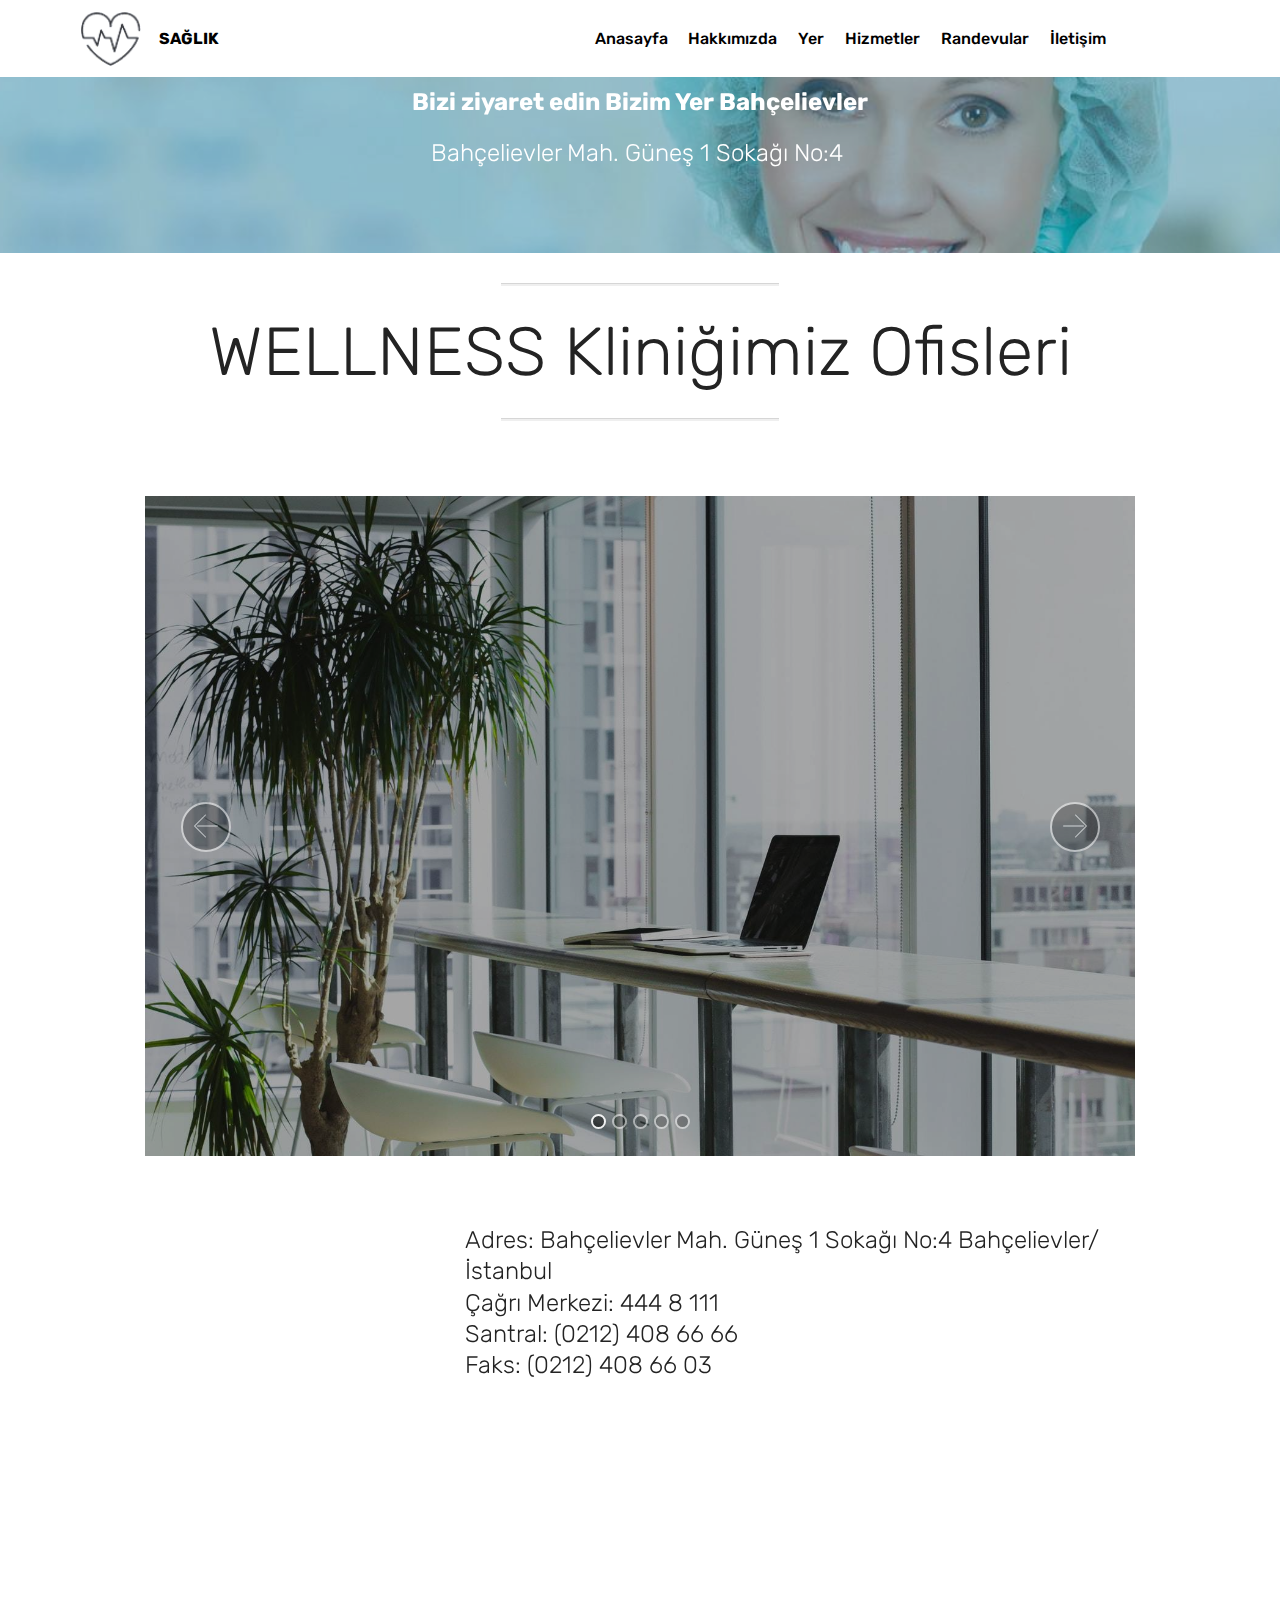
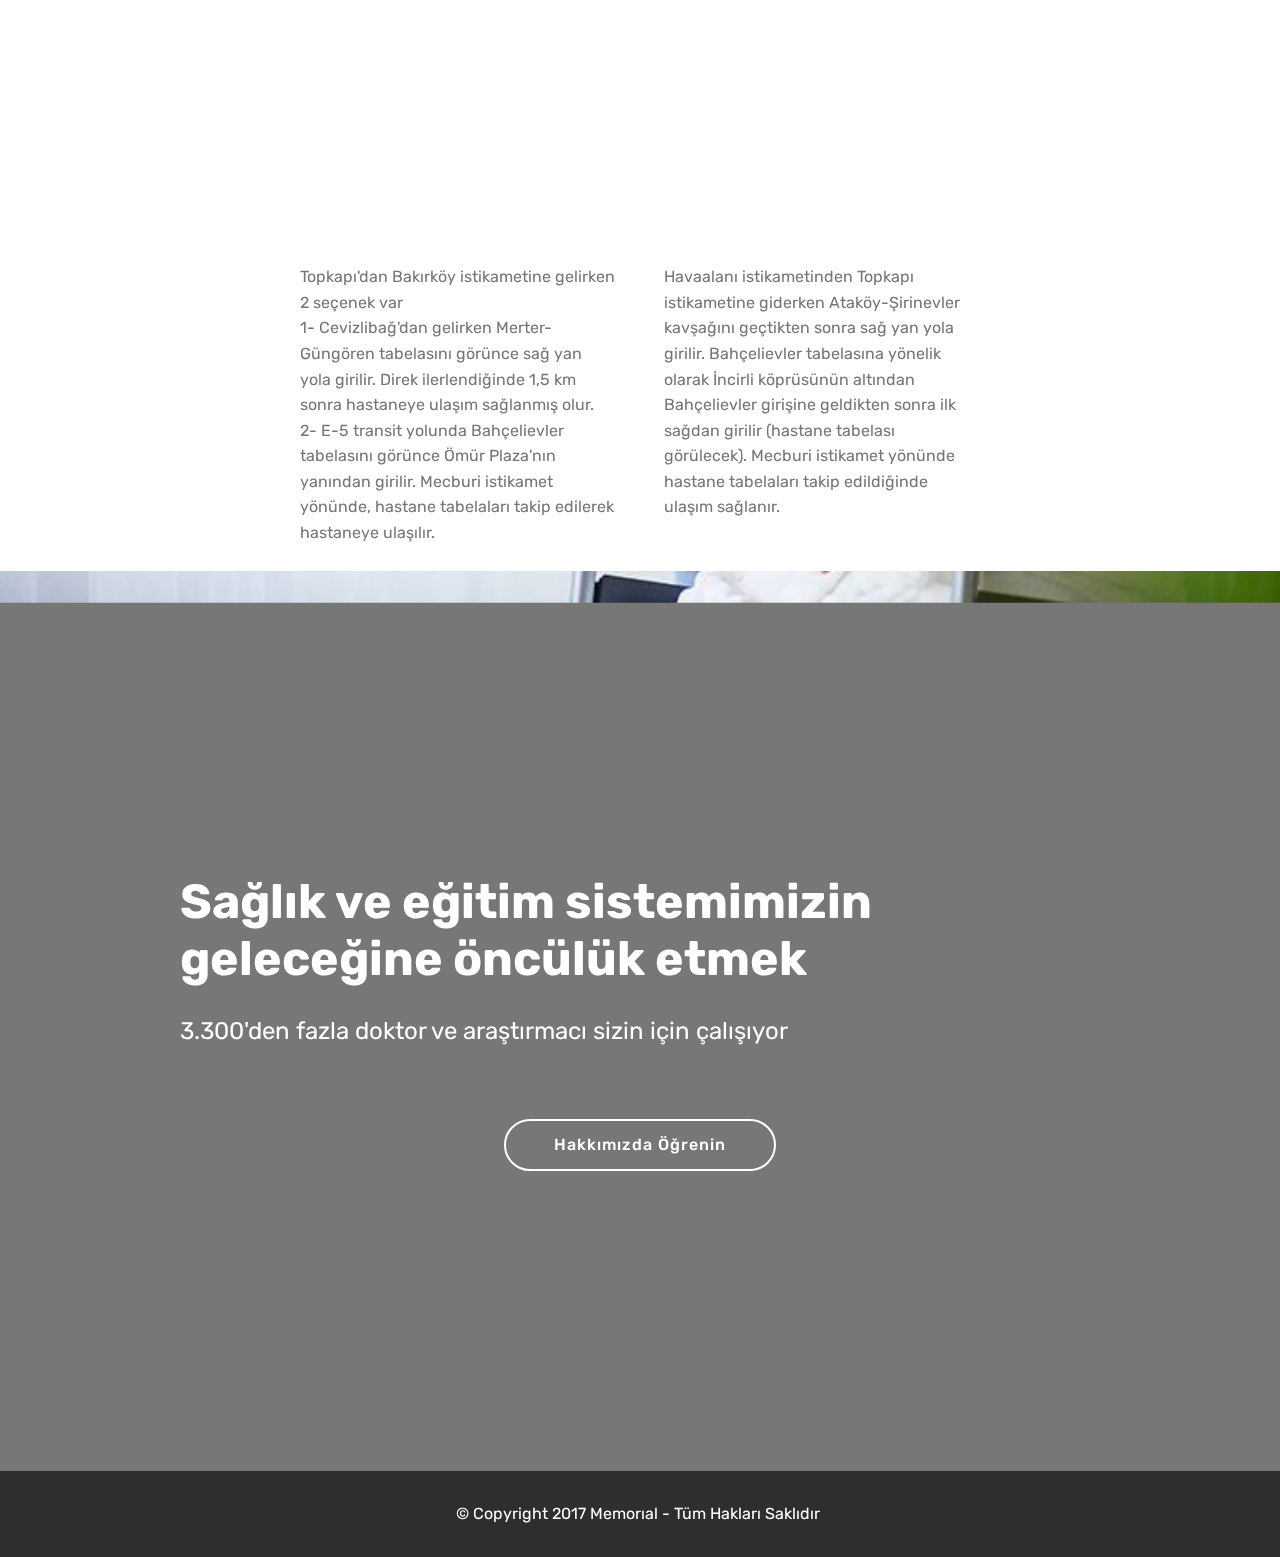
<file: page5.html>
<!DOCTYPE html>
<html>
<head>
  <!-- Site made with Mobirise Website Builder v4.4.1, https://mobirise.com -->
  <meta charset="UTF-8">
  <meta http-equiv="X-UA-Compatible" content="IE=edge">
  <meta name="generator" content="Mobirise v4.4.1, mobirise.com">
  <meta name="viewport" content="width=device-width, initial-scale=1">
  <link rel="shortcut icon" href="assets/images/logo-wellness-1-229x58.png" type="image/x-icon">
  <meta name="description" content="">
  <title>yer</title>
  <link rel="stylesheet" href="assets/web/assets/mobirise-icons/mobirise-icons.css">
  <link rel="stylesheet" href="assets/tether/tether.min.css">
  <link rel="stylesheet" href="assets/bootstrap/css/bootstrap.min.css">
  <link rel="stylesheet" href="assets/bootstrap/css/bootstrap-grid.min.css">
  <link rel="stylesheet" href="assets/bootstrap/css/bootstrap-reboot.min.css">
  <link rel="stylesheet" href="assets/dropdown/css/style.css">
  <link rel="stylesheet" href="assets/theme/css/style.css">
  <link rel="stylesheet" href="assets/mobirise/css/mbr-additional.css" type="text/css">
  
  
  
</head>
<body>
<section class="menu cid-qGv12jJMEB" once="menu" id="menu2-16" data-rv-view="122">

    

    <nav class="navbar navbar-expand beta-menu navbar-dropdown align-items-center navbar-fixed-top navbar-toggleable-sm">
        <button class="navbar-toggler navbar-toggler-right" type="button" data-toggle="collapse" data-target="#navbarSupportedContent" aria-controls="navbarSupportedContent" aria-expanded="false" aria-label="Toggle navigation">
            <div class="hamburger">
                <span></span>
                <span></span>
                <span></span>
                <span></span>
            </div>
        </button>
        <div class="menu-logo">
            <div class="navbar-brand">
                <span class="navbar-logo">
                    <a href="index.html">
                        <img src="assets/images/logo-wellness-1-229x58.png" alt="Mobirise" title="" media-simple="true" style="height: 3.8rem;">
                    </a>
                </span>
                <span class="navbar-caption-wrap"><a class="navbar-caption text-black display-4" href="index.html">SAĞLIK</a></span>
            </div>
        </div>
        <div class="collapse navbar-collapse" id="navbarSupportedContent">
            <ul class="navbar-nav nav-dropdown nav-right" data-app-modern-menu="true"><li class="nav-item">
                    <a class="nav-link link text-black display-4" href="index.html">Anasayfa</a>
                </li><li class="nav-item"><a class="nav-link link text-black display-4" href="page4.html">Hakkımızda</a></li><li class="nav-item"><a class="nav-link link text-black display-4" href="page5.html">Yer</a></li><li class="nav-item"><a class="nav-link link text-black display-4" href="page3.html">Hizmetler</a></li><li class="nav-item"><a class="nav-link link text-black display-4" href="page6.html">Randevular</a></li>
                <li class="nav-item">
                    <a class="nav-link link text-black display-4" href="page2.html">İletişim &nbsp; &nbsp; &nbsp; &nbsp; &nbsp; &nbsp; &nbsp; &nbsp; &nbsp; &nbsp;&nbsp;</a>
                </li></ul>
            
        </div>
    </nav>
</section>

<section class="engine"><a href="https://mobirise.co/f">bootstrap builder</a></section><section class="mbr-section content5 cid-qGuPJ1mWLc mbr-parallax-background" id="content5-17" data-rv-view="124">

    

    <div class="mbr-overlay" style="opacity: 0.4; background-color: rgb(15, 118, 153);">
    </div>

    <div class="container">
        <div class="media-container-row">
            <div class="title col-12 col-md-8">
                <h2 class="align-center mbr-bold mbr-white pb-3 mbr-fonts-style display-5">Bizi ziyaret edin Bizim Yer Bahçelievler<div></div></h2>
                <h3 class="mbr-section-subtitle align-center mbr-light mbr-white pb-3 mbr-fonts-style display-5">Bahçelievler Mah. Güneş 1 Sokağı No:4&nbsp;</h3>
                
                
            </div>
        </div>
    </div>
</section>

<section class="mbr-section article content9 cid-qGvqZBIQDJ" id="content9-1g" data-rv-view="127">
    
     

    <div class="container">
        <div class="inner-container" style="width: 100%;">
            <hr class="line" style="width: 25%;">
            <div class="section-text align-center mbr-fonts-style display-1">WELLNESS Kliniğimiz Ofisleri</div>
            <hr class="line" style="width: 25%;">
        </div>
        </div>
</section>

<section class="carousel slide cid-qGvnWhWbI9" data-interval="false" id="slider2-1f" data-rv-view="129">

    
    <div class="container content-slider">
        <div class="content-slider-wrap">
            <div><div class="mbr-slider slide carousel" data-pause="true" data-keyboard="false" data-ride="false" data-interval="false"><ol class="carousel-indicators"><li data-app-prevent-settings="" data-target="#slider2-1f" class=" active" data-slide-to="0"></li><li data-app-prevent-settings="" data-target="#slider2-1f" data-slide-to="1"></li><li data-app-prevent-settings="" data-target="#slider2-1f" data-slide-to="2"></li><li data-app-prevent-settings="" data-target="#slider2-1f" data-slide-to="3"></li><li data-app-prevent-settings="" data-target="#slider2-1f" data-slide-to="4"></li></ol><div class="carousel-inner" role="listbox"><div class="carousel-item slider-fullscreen-image active" data-bg-video-slide="false" style="background-image: url(assets/images/mbr-4-1620x1080.jpg);"><div class="container container-slide"><div class="image_wrapper"><div class="mbr-overlay" style="opacity: 0.3;"></div><img src="assets/images/mbr-4-1620x1080.jpg"><div class="carousel-caption justify-content-center"><div class="col-10 align-center"></div></div></div></div></div><div class="carousel-item slider-fullscreen-image" data-bg-video-slide="false" style="background-image: url(assets/images/mbr-3-1620x1080.jpg);"><div class="container container-slide"><div class="image_wrapper"><div class="mbr-overlay" style="opacity: 0.3;"></div><img src="assets/images/mbr-3-1620x1080.jpg"><div class="carousel-caption justify-content-center"><div class="col-10 align-center"></div></div></div></div></div><div class="carousel-item slider-fullscreen-image" data-bg-video-slide="false" style="background-image: url(assets/images/mbr-1640x1080.jpg);"><div class="container container-slide"><div class="image_wrapper"><div class="mbr-overlay" style="opacity: 0.3;"></div><img src="assets/images/mbr-1640x1080.jpg"><div class="carousel-caption justify-content-center"><div class="col-10 align-center"></div></div></div></div></div><div class="carousel-item slider-fullscreen-image" data-bg-video-slide="false" style="background-image: url(assets/images/mbr-1440x1080.jpg);"><div class="container container-slide"><div class="image_wrapper"><div class="mbr-overlay" style="opacity: 0.3;"></div><img src="assets/images/mbr-1440x1080.jpg"><div class="carousel-caption justify-content-center"><div class="col-10 align-center"></div></div></div></div></div><div class="carousel-item slider-fullscreen-image" data-bg-video-slide="false" style="background-image: url(assets/images/mbr-1659x1080.jpg);"><div class="container container-slide"><div class="image_wrapper"><div class="mbr-overlay" style="opacity: 0.2;"></div><img src="assets/images/mbr-1659x1080.jpg"><div class="carousel-caption justify-content-center"><div class="col-10 align-center"></div></div></div></div></div></div><a data-app-prevent-settings="" class="carousel-control carousel-control-prev" role="button" data-slide="prev" href="#slider2-1f"><span aria-hidden="true" class="mbri-left mbr-iconfont"></span><span class="sr-only">Previous</span></a><a data-app-prevent-settings="" class="carousel-control carousel-control-next" role="button" data-slide="next" href="#slider2-1f"><span aria-hidden="true" class="mbri-right mbr-iconfont"></span><span class="sr-only">Next</span></a></div></div> 
        </div>
    </div>
</section>

<section class="mbr-section info2 cid-qGuR6wCmD3" id="info2-19" data-rv-view="147">

    

    

    <div class="container">
        <div class="row main justify-content-center">
            <div class="media-container-column col-12 col-lg-3 col-md-4">
                
            </div>
            <div class="media-container-column title col-12 col-lg-7 col-md-6">
                <h2 class="align-right mbr-bold mbr-white pb-3 mbr-fonts-style display-2"></h2>
                <h3 class="mbr-section-subtitle align-right mbr-light mbr-white mbr-fonts-style display-5">Adres: Bahçelievler Mah. Güneş 1 Sokağı No:4 Bahçelievler/İstanbul
<div>
</div><div>Çağrı Merkezi: 444 8 111
</div><div>
</div><div>Santral: (0212) 408 66 66
</div><div>
</div><div>Faks: (0212) 408 66 03</div></h3>
            </div>
        </div>
    </div>
</section>

<section class="map2 cid-qGuR7mzGxB" id="map2-1a" data-rv-view="150">

    

    <div class="container">
        <div class="media-container-row">
            <div class="col-md-8">
                <div class="google-map"><iframe frameborder="0" style="border:0" src="https://www.google.com/maps/embed/v1/place?key=AIzaSyA0Dx_boXQiwvdz8sJHoYeZNVTdoWONYkU&amp;q=place_id:ChIJn6wOs6lZwokRLKy1iqRcoKw" allowfullscreen=""></iframe></div>
        </div>
    </div>
</div></section>

<section class="mbr-section article content3 cid-qGuRdFNyv8" id="content3-1b" data-rv-view="152">
      
     

    <div class="container">
        <div class="media-container-row">
            <div class="row col-12 col-md-8">
                <div class="col-12 col-md-6 pr-lg-4 mbr-text mbr-fonts-style display-7">Topkapı'dan Bakırköy istikametine gelirken 2 seçenek var
<div>
<span style="font-size: 1rem;">1- Cevizlibağ'dan gelirken Merter-Güngören tabelasını görünce sağ yan yola girilir. Direk ilerlendiğinde 1,5 km sonra hastaneye ulaşım sağlanmış olur.&nbsp;</span></div><div>2- E-5 transit yolunda Bahçelievler tabelasını görünce Ömür Plaza'nın yanından girilir. Mecburi istikamet yönünde, hastane tabelaları takip edilerek hastaneye ulaşılır.
</div><div>
</div><div><br></div></div>
                <div class="col-12 col-md-6 pl-lg-4 mbr-text mbr-fonts-style display-7"><div><span style="font-size: 1rem;">Havaalanı istikametinden Topkapı istikametine giderken Ataköy-Şirinevler kavşağını geçtikten sonra sağ yan yola girilir. Bahçelievler tabelasına yönelik olarak İncirli köprüsünün altından Bahçelievler girişine geldikten sonra ilk sağdan girilir (hastane tabelası görülecek). Mecburi istikamet yönünde hastane tabelaları takip edildiğinde ulaşım sağlanır.</span></div></div>
            </div>
        </div>
    </div>
</section>

<section class="header8 cid-qGvmKFjnhx mbr-fullscreen mbr-parallax-background" id="header8-1e" data-rv-view="153">

    

    <div class="mbr-overlay" style="opacity: 0.5; background-color: rgb(0, 0, 0);">
    </div>

    <div class="container align-center">
        <div class="row justify-content-md-center">
            <div class="mbr-white col-md-10">
                <h1 class="mbr-section-title align-center py-2 mbr-bold mbr-fonts-style display-2">Sağlık ve eğitim sistemimizin geleceğine öncülük etmek</h1>
                <p class="mbr-text align-center py-2 mbr-fonts-style display-5">3.300'den fazla doktor ve araştırmacı sizin için çalışıyor
<br>&nbsp; &nbsp;<br></p>
                
                
                <div class="mbr-section-btn text-center"><a class="btn btn-md btn-white-outline display-4" href="page4.html">Hakkımızda Öğrenin</a></div>
            </div>
        </div>
    </div>
    
</section>

<section once="" class="cid-qGuRj9RfsW" id="footer6-1c" data-rv-view="156">

    

    

    <div class="container">
        <div class="media-container-row align-center mbr-white">
            <div class="col-12">
                <p class="mbr-text mb-0 mbr-fonts-style display-7">© Copyright 2017 Memorıal - Tüm Hakları Saklıdır&nbsp;<br></p>
            </div>
        </div>
    </div>
</section>


  <script src="assets/web/assets/jquery/jquery.min.js"></script>
  <script src="assets/popper/popper.min.js"></script>
  <script src="assets/tether/tether.min.js"></script>
  <script src="assets/bootstrap/js/bootstrap.min.js"></script>
  <script src="assets/smooth-scroll/smooth-scroll.js"></script>
  <script src="assets/dropdown/js/script.min.js"></script>
  <script src="assets/touch-swipe/jquery.touch-swipe.min.js"></script>
  <script src="assets/vimeo_player/vimeo_player.js"></script>
  <script src="assets/jquery-mb-ytplayer/jquery.mb.ytplayer.min.js"></script>
  <script src="assets/jquery-mb-vimeo_player/jquery.mb.vimeo_player.js"></script>
  <script src="assets/bootstrap-carousel-swipe/bootstrap-carousel-swipe.js"></script>
  <script src="assets/jarallax/jarallax.min.js"></script>
  <script src="assets/theme/js/script.js"></script>
  <script src="assets/mobirise-slider-video/script.js"></script>
  
  
</body>
</html>
</file>
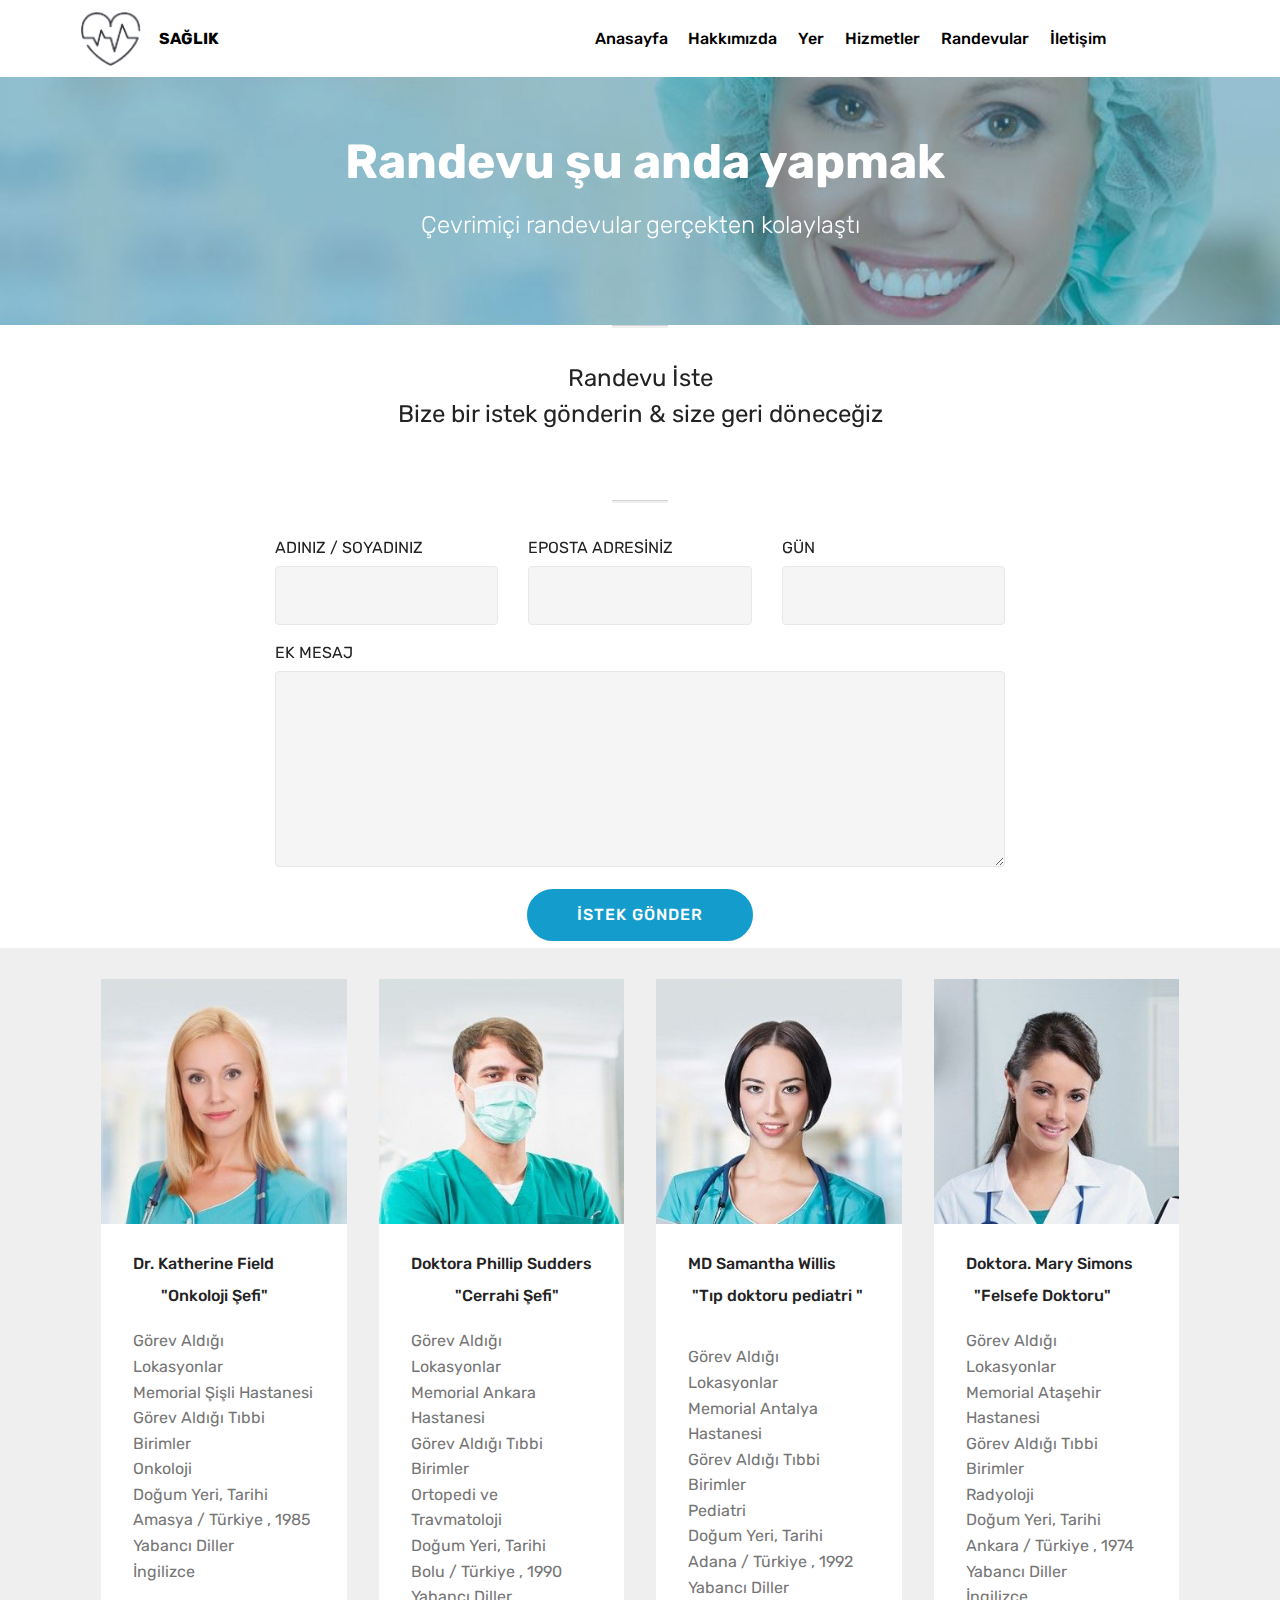
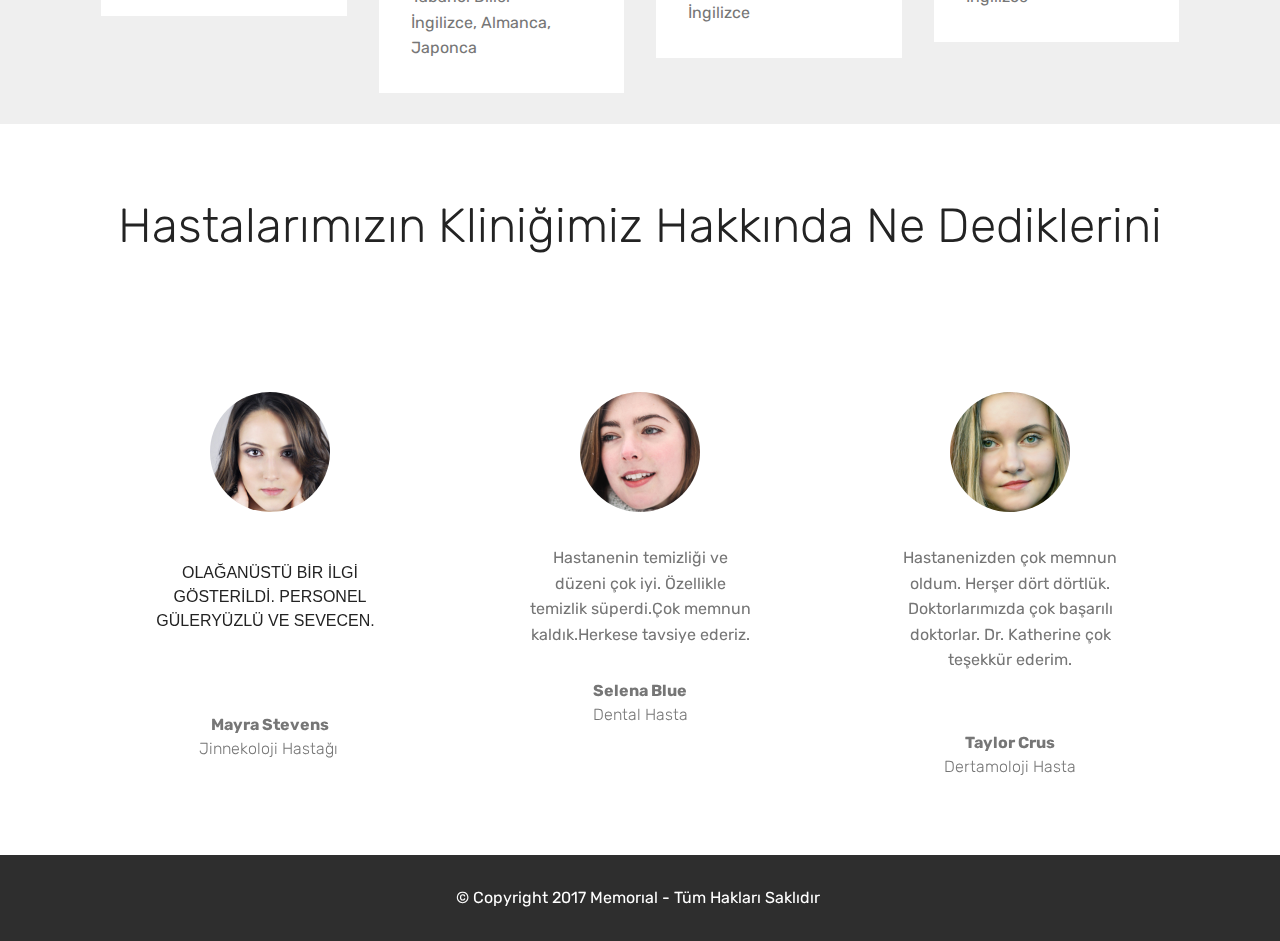
<file: page6.html>
<!DOCTYPE html>
<html>
<head>
  <!-- Site made with Mobirise Website Builder v4.4.1, https://mobirise.com -->
  <meta charset="UTF-8">
  <meta http-equiv="X-UA-Compatible" content="IE=edge">
  <meta name="generator" content="Mobirise v4.4.1, mobirise.com">
  <meta name="viewport" content="width=device-width, initial-scale=1">
  <link rel="shortcut icon" href="assets/images/logo-wellness-1-229x58.png" type="image/x-icon">
  <meta name="description" content="">
  <title>randevular</title>
  <link rel="stylesheet" href="assets/web/assets/mobirise-icons/mobirise-icons.css">
  <link rel="stylesheet" href="assets/tether/tether.min.css">
  <link rel="stylesheet" href="assets/bootstrap/css/bootstrap.min.css">
  <link rel="stylesheet" href="assets/bootstrap/css/bootstrap-grid.min.css">
  <link rel="stylesheet" href="assets/bootstrap/css/bootstrap-reboot.min.css">
  <link rel="stylesheet" href="assets/dropdown/css/style.css">
  <link rel="stylesheet" href="assets/theme/css/style.css">
  <link rel="stylesheet" href="assets/mobirise/css/mbr-additional.css" type="text/css">
  
  
  
</head>
<body>
<section class="menu cid-qGv20Wl1Jp" once="menu" id="menu2-1h" data-rv-view="159">

    

    <nav class="navbar navbar-expand beta-menu navbar-dropdown align-items-center navbar-fixed-top navbar-toggleable-sm">
        <button class="navbar-toggler navbar-toggler-right" type="button" data-toggle="collapse" data-target="#navbarSupportedContent" aria-controls="navbarSupportedContent" aria-expanded="false" aria-label="Toggle navigation">
            <div class="hamburger">
                <span></span>
                <span></span>
                <span></span>
                <span></span>
            </div>
        </button>
        <div class="menu-logo">
            <div class="navbar-brand">
                <span class="navbar-logo">
                    <a href="index.html">
                        <img src="assets/images/logo-wellness-1-229x58.png" alt="Mobirise" title="" media-simple="true" style="height: 3.8rem;">
                    </a>
                </span>
                <span class="navbar-caption-wrap"><a class="navbar-caption text-black display-4" href="index.html">SAĞLIK</a></span>
            </div>
        </div>
        <div class="collapse navbar-collapse" id="navbarSupportedContent">
            <ul class="navbar-nav nav-dropdown nav-right" data-app-modern-menu="true"><li class="nav-item">
                    <a class="nav-link link text-black display-4" href="index.html">Anasayfa</a>
                </li><li class="nav-item"><a class="nav-link link text-black display-4" href="page4.html">Hakkımızda</a></li><li class="nav-item"><a class="nav-link link text-black display-4" href="page5.html">Yer</a></li><li class="nav-item"><a class="nav-link link text-black display-4" href="page3.html">Hizmetler</a></li><li class="nav-item"><a class="nav-link link text-black display-4" href="page6.html">Randevular</a></li>
                <li class="nav-item">
                    <a class="nav-link link text-black display-4" href="page2.html">İletişim &nbsp; &nbsp; &nbsp; &nbsp; &nbsp; &nbsp; &nbsp; &nbsp; &nbsp; &nbsp;&nbsp;</a>
                </li></ul>
            
        </div>
    </nav>
</section>

<section class="engine"><a href="https://mobirise.co/g">how to create your own website for free</a></section><section class="mbr-section content5 cid-qGuPJ1mWLc mbr-parallax-background" id="content5-1i" data-rv-view="161">

    

    <div class="mbr-overlay" style="opacity: 0.4; background-color: rgb(15, 118, 153);">
    </div>

    <div class="container">
        <div class="media-container-row">
            <div class="title col-12 col-md-8">
                <h2 class="align-center mbr-bold mbr-white pb-3 mbr-fonts-style display-2"><br>&nbsp;Randevu şu anda yapmak</h2>
                <h3 class="mbr-section-subtitle align-center mbr-light mbr-white pb-3 mbr-fonts-style display-5">Çevrimiçi randevular gerçekten kolaylaştı
</h3>
                
                
            </div>
        </div>
    </div>
</section>

<section class="mbr-section article content9 cid-qGYbaLmJjs" id="content9-1z" data-rv-view="164">
    
     

    <div class="container">
        <div class="inner-container" style="width: 50%;">
            <hr class="line" style="width: 10%;">
            <div class="section-text align-center mbr-fonts-style display-5">Randevu İste
<div>Bize bir istek gönderin &amp; size geri döneceğiz
</div><div><br></div></div>
            <hr class="line" style="width: 10%;">
        </div>
        </div>
</section>

<section class="mbr-section form1 cid-qGYbyeuL85" id="form1-20" data-rv-view="166">

    

    
    <div class="container">
        <div class="row justify-content-center">
            <div class="title col-12 col-lg-8">
                
                
            </div>
        </div>
    </div>
    <div class="container">
        <div class="row justify-content-center">
            <div class="media-container-column col-lg-8" data-form-type="formoid">
                    <div data-form-alert="" hidden="">
                        Thanks for filling out the form!
                    </div>
            
                    <form class="mbr-form" action="https://mobirise.com/" method="post" data-form-title="Mobirise Form"><input type="hidden" data-form-email="true" value="k12pt7s1HdsmhBsZDQMFjtkDcHCaUthFc+ilg7B4lqrMzenlRN37xphW9HKBupuJj4HOH1p5oTusJYwHYSSdTLMxkWeKFydonviXsw4b8FvJr6UPTSjdcOp8Mo0NMfl/">
                        <div class="row row-sm-offset">
                            <div class="col-md-4 multi-horizontal" data-for="name">
                                <div class="form-group">
                                    <label class="form-control-label mbr-fonts-style display-7" for="name-form1-20">ADINIZ / SOYADINIZ</label>
                                    <input type="text" class="form-control" name="name" data-form-field="Name" required="" id="name-form1-20">
                                </div>
                            </div>
                            <div class="col-md-4 multi-horizontal" data-for="email">
                                <div class="form-group">
                                    <label class="form-control-label mbr-fonts-style display-7" for="email-form1-20">EPOSTA ADRESİNİZ</label>
                                    <input type="email" class="form-control" name="email" data-form-field="Email" required="" id="email-form1-20">
                                </div>
                            </div>
                            <div class="col-md-4 multi-horizontal" data-for="phone">
                                <div class="form-group">
                                    <label class="form-control-label mbr-fonts-style display-7" for="phone-form1-20">GÜN</label>
                                    <input type="tel" class="form-control" name="phone" data-form-field="Phone" id="phone-form1-20">
                                </div>
                            </div>
                        </div>
                        <div class="form-group" data-for="message">
                            <label class="form-control-label mbr-fonts-style display-7" for="message-form1-20">EK MESAJ</label>
                            <textarea type="text" class="form-control" name="message" rows="7" data-form-field="Message" id="message-form1-20"></textarea>
                        </div>
            
                        <span class="input-group-btn"><button href="" type="submit" class="btn btn-primary btn-form display-4">İSTEK GÖNDER</button></span>
                    </form>
            </div>
        </div>
    </div>
</section>

<section class="features3 cid-qGuW2f1MI7" id="features3-1j" data-rv-view="169">

    

    
    <div class="container">
        <div class="media-container-row">
            <div class="card p-3 col-12 col-md-6 col-lg-3">
                <div class="card-wrapper">
                    <div class="card-img">
                        <img src="assets/images/katherine-300x300.jpg" alt="Mobirise" title="" media-simple="true">
                    </div>
                    <div class="card-box">
                        <h4 class="card-title mbr-fonts-style display-7">Dr. Katherine Field
<br><br><div>&nbsp; &nbsp; &nbsp; &nbsp;"Onkoloji Şefi"</div></h4>
                        <p class="mbr-text mbr-fonts-style display-7">Görev Aldığı Lokasyonlar
<br>Memorial Şişli Hastanesi
<br>Görev Aldığı Tıbbi Birimler
<br>Onkoloji<br>Doğum Yeri, Tarihi
<br>Amasya / Türkiye , 1985<br>Yabancı Diller
<br>İngilizce</p>
                    </div>
                    
                </div>
            </div>

            <div class="card p-3 col-12 col-md-6 col-lg-3">
                <div class="card-wrapper">
                    <div class="card-img">
                        <img src="assets/images/phillip-300x300.jpg" alt="Mobirise" title="" media-simple="true">
                    </div>
                    <div class="card-box">
                        <h4 class="card-title mbr-fonts-style display-7">Doktora Phillip Sudders
<br><div>&nbsp; &nbsp; &nbsp;&nbsp;</div><div>&nbsp; &nbsp; &nbsp; &nbsp; &nbsp; &nbsp;"Cerrahi Şefi"</div></h4>
                        <p class="mbr-text mbr-fonts-style display-7">Görev Aldığı Lokasyonlar
<br>Memorial Ankara Hastanesi
<br>Görev Aldığı Tıbbi Birimler
<br>Ortopedi ve Travmatoloji
<br>Doğum Yeri, Tarihi
<br>Bolu / Türkiye , 1990<br>Yabancı Diller
<br>İngilizce, Almanca, Japonca</p>
                    </div>
                    
                </div>
            </div>

            <div class="card p-3 col-12 col-md-6 col-lg-3">
                <div class="card-wrapper">
                    <div class="card-img">
                        <img src="assets/images/samantha-willis-300x300.jpg" alt="Mobirise" title="" media-simple="true">
                    </div>
                    <div class="card-box">
                        <h4 class="card-title mbr-fonts-style display-7">MD Samantha Willis&nbsp;<br><br>&nbsp;"Tıp doktoru pediatri
"<div><br></div></h4>
                        <p class="mbr-text mbr-fonts-style display-7">Görev Aldığı Lokasyonlar
<br>Memorial Antalya Hastanesi
<br>Görev Aldığı Tıbbi Birimler
<br>Pediatri<br>Doğum Yeri, Tarihi
<br>Adana / Türkiye , 1992<br>Yabancı Diller
<br>İngilizce&nbsp;<br></p>
                    </div>
                    
                </div>
            </div>

            <div class="card p-3 col-12 col-md-6 col-lg-3">
                <div class="card-wrapper">
                    <div class="card-img">
                        <img src="assets/images/mary-300x300.jpg" alt="Mobirise" title="" media-simple="true">
                    </div>
                    <div class="card-box">
                        <h4 class="card-title mbr-fonts-style display-7">Doktora. Mary Simons
<br><br>&nbsp; "Felsefe Doktoru"</h4>
                        <p class="mbr-text mbr-fonts-style display-7">Görev Aldığı Lokasyonlar
<br>Memorial Ataşehir Hastanesi
<br>Görev Aldığı Tıbbi Birimler
<br>Radyoloji
<br>Doğum Yeri, Tarihi
<br>Ankara / Türkiye , 1974
<br>Yabancı Diller
<br>İngilizce</p>
                    </div>
                    
                </div>
            </div>
        </div>
    </div>
</section>

<section class="testimonials1 cid-qGuVPCuQox" id="testimonials1-1k" data-rv-view="172">

    

    
    <div class="container">
        <div class="media-container-row">
            <div class="title col-12 align-center">
                <h2 class="pb-3 mbr-fonts-style display-2"><br>Hastalarımızın Kliniğimiz Hakkında Ne Dediklerini</h2>
                <h3 class="mbr-section-subtitle mbr-light pb-3 mbr-fonts-style display-5"></h3>
            </div>
        </div>
    </div>

    <div class="container pt-3 mt-2">
        <div class="media-container-row">
            <div class="mbr-testimonial p-3 align-center col-12 col-md-6 col-lg-4">
                <div class="panel-item p-3">
                    <div class="card-block">
                        <div class="testimonial-photo">
                            <img src="assets/images/face1.jpg" media-simple="true">
                        </div>
                        <p class="mbr-text mbr-fonts-style display-7"></p><p>OLAĞANÜSTÜ BİR İLGİ GÖSTERİLDİ. PERSONEL GÜLERYÜZLÜ VE SEVECEN.&nbsp;&nbsp;<br><br>
<br></p><p></p>
                    </div>
                    <div class="card-footer">
                        <div class="mbr-author-name mbr-bold mbr-fonts-style display-7">Mayra Stevens</div>
                        <small class="mbr-author-desc mbr-italic mbr-light mbr-fonts-style display-7">Jinnekoloji Hastağı&nbsp;<br><br></small>
                    </div>
                </div>
            </div>

            <div class="mbr-testimonial p-3 align-center col-12 col-md-6 col-lg-4">
                <div class="panel-item p-3">
                    <div class="card-block">
                        <div class="testimonial-photo">
                            <img src="assets/images/face2.jpg" media-simple="true">
                        </div>
                        <p class="mbr-text mbr-fonts-style display-7">Hastanenin temizliği ve düzeni çok iyi. Özellikle temizlik süperdi.Çok memnun kaldık.Herkese tavsiye ederiz.</p>
                    </div>
                    <div class="card-footer">
                        <div class="mbr-author-name mbr-bold mbr-fonts-style display-7">Selena Blue</div>
                        <small class="mbr-author-desc mbr-italic mbr-light mbr-fonts-style display-7">Dental Hasta</small>
                    </div>
                </div>
            </div>

            <div class="mbr-testimonial p-3 align-center col-12 col-md-6 col-lg-4">
                <div class="panel-item p-3">
                    <div class="card-block">
                        <div class="testimonial-photo">
                            <img src="assets/images/face3.jpg" media-simple="true">
                        </div>
                        <p class="mbr-text mbr-fonts-style display-7">Hastanenizden çok memnun oldum. Herşer dört dörtlük. Doktorlarımızda çok başarılı doktorlar. Dr. Katherine çok teşekkür ederim.
<br>
<br></p>
                    </div>
                    <div class="card-footer">
                        <div class="mbr-author-name mbr-bold mbr-fonts-style display-7">Taylor Crus</div>
                        <small class="mbr-author-desc mbr-italic mbr-light mbr-fonts-style display-7">Dertamoloji Hasta</small>
                    </div>
                </div>
            </div>

            

            

            
        </div>
    </div>   
</section>

<section once="" class="cid-qGuRj9RfsW" id="footer6-1l" data-rv-view="175">

    

    

    <div class="container">
        <div class="media-container-row align-center mbr-white">
            <div class="col-12">
                <p class="mbr-text mb-0 mbr-fonts-style display-7">© Copyright 2017 Memorıal - Tüm Hakları Saklıdır&nbsp;<br></p>
            </div>
        </div>
    </div>
</section>


  <script src="assets/web/assets/jquery/jquery.min.js"></script>
  <script src="assets/popper/popper.min.js"></script>
  <script src="assets/tether/tether.min.js"></script>
  <script src="assets/bootstrap/js/bootstrap.min.js"></script>
  <script src="assets/dropdown/js/script.min.js"></script>
  <script src="assets/touch-swipe/jquery.touch-swipe.min.js"></script>
  <script src="assets/jarallax/jarallax.min.js"></script>
  <script src="assets/smooth-scroll/smooth-scroll.js"></script>
  <script src="assets/theme/js/script.js"></script>
  <script src="assets/formoid/formoid.min.js"></script>
  
  
</body>
</html>
</file>
<file: assets/web/assets/mobirise-icons/mobirise-icons.css>
@font-face {
  font-family: 'MobiriseIcons';
  src:  url('mobirise-icons.eot?spat4u');
  src:  url('mobirise-icons.eot?spat4u#iefix') format('embedded-opentype'),
    url('mobirise-icons.ttf?spat4u') format('truetype'),
    url('mobirise-icons.woff?spat4u') format('woff'),
    url('mobirise-icons.svg?spat4u#MobiriseIcons') format('svg');
  font-weight: normal;
  font-style: normal;
}

[class^="mbri-"], [class*=" mbri-"] {
  /* use !important to prevent issues with browser extensions that change fonts */
  font-family: MobiriseIcons !important;
  speak: none;
  font-style: normal;
  font-weight: normal;
  font-variant: normal;
  text-transform: none;
  line-height: 1;

  /* Better Font Rendering =========== */
  -webkit-font-smoothing: antialiased;
  -moz-osx-font-smoothing: grayscale;
}

.mbri-add-submenu:before {
  content: "\e900";
}
.mbri-alert:before {
  content: "\e901";
}
.mbri-align-center:before {
  content: "\e902";
}
.mbri-align-justify:before {
  content: "\e903";
}
.mbri-align-left:before {
  content: "\e904";
}
.mbri-align-right:before {
  content: "\e905";
}
.mbri-android:before {
  content: "\e906";
}
.mbri-apple:before {
  content: "\e907";
}
.mbri-arrow-down:before {
  content: "\e908";
}
.mbri-arrow-next:before {
  content: "\e909";
}
.mbri-arrow-prev:before {
  content: "\e90a";
}
.mbri-arrow-up:before {
  content: "\e90b";
}
.mbri-bold:before {
  content: "\e90c";
}
.mbri-bookmark:before {
  content: "\e90d";
}
.mbri-bootstrap:before {
  content: "\e90e";
}
.mbri-briefcase:before {
  content: "\e90f";
}
.mbri-browse:before {
  content: "\e910";
}
.mbri-bulleted-list:before {
  content: "\e911";
}
.mbri-calendar:before {
  content: "\e912";
}
.mbri-camera:before {
  content: "\e913";
}
.mbri-cart-add:before {
  content: "\e914";
}
.mbri-cart-full:before {
  content: "\e915";
}
.mbri-cash:before {
  content: "\e916";
}
.mbri-change-style:before {
  content: "\e917";
}
.mbri-chat:before {
  content: "\e918";
}
.mbri-clock:before {
  content: "\e919";
}
.mbri-close:before {
  content: "\e91a";
}
.mbri-cloud:before {
  content: "\e91b";
}
.mbri-code:before {
  content: "\e91c";
}
.mbri-contact-form:before {
  content: "\e91d";
}
.mbri-credit-card:before {
  content: "\e91e";
}
.mbri-cursor-click:before {
  content: "\e91f";
}
.mbri-cust-feedback:before {
  content: "\e920";
}
.mbri-database:before {
  content: "\e921";
}
.mbri-delivery:before {
  content: "\e922";
}
.mbri-desktop:before {
  content: "\e923";
}
.mbri-devices:before {
  content: "\e924";
}
.mbri-down:before {
  content: "\e925";
}
.mbri-download:before {
  content: "\e989";
}
.mbri-drag-n-drop:before {
  content: "\e927";
}
.mbri-drag-n-drop2:before {
  content: "\e928";
}
.mbri-edit:before {
  content: "\e929";
}
.mbri-edit2:before {
  content: "\e92a";
}
.mbri-error:before {
  content: "\e92b";
}
.mbri-extension:before {
  content: "\e92c";
}
.mbri-features:before {
  content: "\e92d";
}
.mbri-file:before {
  content: "\e92e";
}
.mbri-flag:before {
  content: "\e92f";
}
.mbri-folder:before {
  content: "\e930";
}
.mbri-gift:before {
  content: "\e931";
}
.mbri-github:before {
  content: "\e932";
}
.mbri-globe:before {
  content: "\e933";
}
.mbri-globe-2:before {
  content: "\e934";
}
.mbri-growing-chart:before {
  content: "\e935";
}
.mbri-hearth:before {
  content: "\e936";
}
.mbri-help:before {
  content: "\e937";
}
.mbri-home:before {
  content: "\e938";
}
.mbri-hot-cup:before {
  content: "\e939";
}
.mbri-idea:before {
  content: "\e93a";
}
.mbri-image-gallery:before {
  content: "\e93b";
}
.mbri-image-slider:before {
  content: "\e93c";
}
.mbri-info:before {
  content: "\e93d";
}
.mbri-italic:before {
  content: "\e93e";
}
.mbri-key:before {
  content: "\e93f";
}
.mbri-laptop:before {
  content: "\e940";
}
.mbri-layers:before {
  content: "\e941";
}
.mbri-left-right:before {
  content: "\e942";
}
.mbri-left:before {
  content: "\e943";
}
.mbri-letter:before {
  content: "\e944";
}
.mbri-like:before {
  content: "\e945";
}
.mbri-link:before {
  content: "\e946";
}
.mbri-lock:before {
  content: "\e947";
}
.mbri-login:before {
  content: "\e948";
}
.mbri-logout:before {
  content: "\e949";
}
.mbri-magic-stick:before {
  content: "\e94a";
}
.mbri-map-pin:before {
  content: "\e94b";
}
.mbri-menu:before {
  content: "\e94c";
}
.mbri-mobile:before {
  content: "\e94d";
}
.mbri-mobile2:before {
  content: "\e94e";
}
.mbri-mobirise:before {
  content: "\e94f";
}
.mbri-more-horizontal:before {
  content: "\e950";
}
.mbri-more-vertical:before {
  content: "\e951";
}
.mbri-music:before {
  content: "\e952";
}
.mbri-new-file:before {
  content: "\e953";
}
.mbri-numbered-list:before {
  content: "\e954";
}
.mbri-opened-folder:before {
  content: "\e955";
}
.mbri-pages:before {
  content: "\e956";
}
.mbri-paper-plane:before {
  content: "\e957";
}
.mbri-paperclip:before {
  content: "\e958";
}
.mbri-photo:before {
  content: "\e959";
}
.mbri-photos:before {
  content: "\e95a";
}
.mbri-pin:before {
  content: "\e95b";
}
.mbri-play:before {
  content: "\e95c";
}
.mbri-plus:before {
  content: "\e95d";
}
.mbri-preview:before {
  content: "\e95e";
}
.mbri-print:before {
  content: "\e95f";
}
.mbri-protect:before {
  content: "\e960";
}
.mbri-question:before {
  content: "\e961";
}
.mbri-quote-left:before {
  content: "\e962";
}
.mbri-quote-right:before {
  content: "\e963";
}
.mbri-refresh:before {
  content: "\e964";
}
.mbri-responsive:before {
  content: "\e965";
}
.mbri-right:before {
  content: "\e966";
}
.mbri-rocket:before {
  content: "\e967";
}
.mbri-sad-face:before {
  content: "\e968";
}
.mbri-sale:before {
  content: "\e969";
}
.mbri-save:before {
  content: "\e96a";
}
.mbri-search:before {
  content: "\e96b";
}
.mbri-setting:before {
  content: "\e96c";
}
.mbri-setting2:before {
  content: "\e96d";
}
.mbri-setting3:before {
  content: "\e96e";
}
.mbri-share:before {
  content: "\e96f";
}
.mbri-shopping-bag:before {
  content: "\e970";
}
.mbri-shopping-basket:before {
  content: "\e971";
}
.mbri-shopping-cart:before {
  content: "\e972";
}
.mbri-sites:before {
  content: "\e973";
}
.mbri-smile-face:before {
  content: "\e974";
}
.mbri-speed:before {
  content: "\e975";
}
.mbri-star:before {
  content: "\e976";
}
.mbri-success:before {
  content: "\e977";
}
.mbri-sun:before {
  content: "\e978";
}
.mbri-sun2:before {
  content: "\e979";
}
.mbri-tablet:before {
  content: "\e97a";
}
.mbri-tablet-vertical:before {
  content: "\e97b";
}
.mbri-target:before {
  content: "\e97c";
}
.mbri-timer:before {
  content: "\e97d";
}
.mbri-to-ftp:before {
  content: "\e97e";
}
.mbri-to-local-drive:before {
  content: "\e97f";
}
.mbri-touch-swipe:before {
  content: "\e980";
}
.mbri-touch:before {
  content: "\e981";
}
.mbri-trash:before {
  content: "\e982";
}
.mbri-underline:before {
  content: "\e983";
}
.mbri-unlink:before {
  content: "\e984";
}
.mbri-unlock:before {
  content: "\e985";
}
.mbri-up-down:before {
  content: "\e986";
}
.mbri-up:before {
  content: "\e987";
}
.mbri-update:before {
  content: "\e988";
}
.mbri-upload:before {
 content: "\e926"; 
}
.mbri-user:before {
  content: "\e98a";
}
.mbri-user2:before {
  content: "\e98b";
}
.mbri-users:before {
  content: "\e98c";
}
.mbri-video:before {
  content: "\e98d";
}
.mbri-video-play:before {
  content: "\e98e";
}
.mbri-watch:before {
  content: "\e98f";
}
.mbri-website-theme:before {
  content: "\e990";
}
.mbri-wifi:before {
  content: "\e991";
}
.mbri-windows:before {
  content: "\e992";
}
.mbri-zoom-out:before {
  content: "\e993";
}
.mbri-redo:before {
  content: "\e994";
}
.mbri-undo:before {
  content: "\e995";
}
</file>
<file: assets/dropdown/css/style.css>
.navbar-dropdown {
  left: 0;
  padding: 0;
  position: absolute;
  right: 0;
  top: 0;
  transition: all 0.45s ease;
  z-index: 1030;
  background: #282828; }
  .navbar-dropdown .navbar-logo {
    margin-right: 0.8rem;
    transition: margin 0.3s ease-in-out;
    vertical-align: middle; }
    .navbar-dropdown .navbar-logo img {
      height: 3.125rem;
      transition: all 0.3s ease-in-out; }
    .navbar-dropdown .navbar-logo.mbr-iconfont {
      font-size: 3.125rem;
      line-height: 3.125rem; }
  .navbar-dropdown .navbar-caption {
    font-weight: 700;
    white-space: normal;
    vertical-align: -4px;
    line-height: 3.125rem !important; }
    .navbar-dropdown .navbar-caption, .navbar-dropdown .navbar-caption:hover {
      color: inherit;
      text-decoration: none; }
  .navbar-dropdown .mbr-iconfont + .navbar-caption {
    vertical-align: -1px; }
  .navbar-dropdown.navbar-fixed-top {
    position: fixed; }
  .navbar-dropdown .navbar-brand span {
    vertical-align: -4px; }
  .navbar-dropdown.bg-color.transparent {
    background: none; }
  .navbar-dropdown.navbar-short .navbar-brand {
    padding: 0.625rem 0; }
    .navbar-dropdown.navbar-short .navbar-brand span {
      vertical-align: -1px; }
  .navbar-dropdown.navbar-short .navbar-caption {
    line-height: 2.375rem !important;
    vertical-align: -2px; }
  .navbar-dropdown.navbar-short .navbar-logo {
    margin-right: 0.5rem; }
    .navbar-dropdown.navbar-short .navbar-logo img {
      height: 2.375rem; }
    .navbar-dropdown.navbar-short .navbar-logo.mbr-iconfont {
      font-size: 2.375rem;
      line-height: 2.375rem; }
  .navbar-dropdown.navbar-short .mbr-table-cell {
    height: 3.625rem; }
  .navbar-dropdown .navbar-close {
    left: 0.6875rem;
    position: fixed;
    top: 0.75rem;
    z-index: 1000; }
  .navbar-dropdown .hamburger-icon {
    content: "";
    display: inline-block;
    vertical-align: middle;
    width: 16px;
    -webkit-box-shadow: 0 -6px 0 1px #282828,0 0 0 1px #282828,0 6px 0 1px #282828;
    -moz-box-shadow: 0 -6px 0 1px #282828,0 0 0 1px #282828,0 6px 0 1px #282828;
    box-shadow: 0 -6px 0 1px #282828,0 0 0 1px #282828,0 6px 0 1px #282828; }

.dropdown-menu .dropdown-toggle[data-toggle="dropdown-submenu"]::after {
  border-bottom: 0.35em solid transparent;
  border-left: 0.35em solid;
  border-right: 0;
  border-top: 0.35em solid transparent;
  margin-left: 0.3rem; }

.dropdown-menu .dropdown-item:focus {
  outline: 0; }

.nav-dropdown {
  font-size: 0.75rem;
  font-weight: 500;
  height: auto !important; }
  .nav-dropdown .nav-btn {
    padding-left: 1rem; }
  .nav-dropdown .link {
    margin: .667em 1.667em;
    font-weight: 500;
    padding: 0;
    transition: color .2s ease-in-out; }
    .nav-dropdown .link.dropdown-toggle {
      margin-right: 2.583em; }
      .nav-dropdown .link.dropdown-toggle::after {
        margin-left: .25rem;
        border-top: 0.35em solid;
        border-right: 0.35em solid transparent;
        border-left: 0.35em solid transparent;
        border-bottom: 0; }
      .nav-dropdown .link.dropdown-toggle[aria-expanded="true"] {
        margin: 0;
        padding: 0.667em 3.263em  0.667em 1.667em; }
  .nav-dropdown .link::after,
  .nav-dropdown .dropdown-item::after {
    color: inherit; }
  .nav-dropdown .btn {
    font-size: 0.75rem;
    font-weight: 700;
    letter-spacing: 0;
    margin-bottom: 0;
    padding-left: 1.25rem;
    padding-right: 1.25rem; }
  .nav-dropdown .dropdown-menu {
    border-radius: 0;
    border: 0;
    left: 0;
    margin: 0;
    padding-bottom: 1.25rem;
    padding-top: 1.25rem;
    position: relative; }
  .nav-dropdown .dropdown-submenu {
    margin-left: 0.125rem;
    top: 0; }
  .nav-dropdown .dropdown-item {
    font-weight: 500;
    line-height: 2;
    padding: 0.3846em 4.615em 0.3846em 1.5385em;
    position: relative;
    transition: color .2s ease-in-out, background-color .2s ease-in-out; }
    .nav-dropdown .dropdown-item::after {
      margin-top: -0.3077em;
      position: absolute;
      right: 1.1538em;
      top: 50%; }
    .nav-dropdown .dropdown-item:focus, .nav-dropdown .dropdown-item:hover {
      background: none; }

@media (max-width: 767px) {
  .nav-dropdown.navbar-toggleable-sm {
    bottom: 0;
    display: none;
    left: 0;
    overflow-x: hidden;
    position: fixed;
    top: 0;
    transform: translateX(-100%);
    -ms-transform: translateX(-100%);
    -webkit-transform: translateX(-100%);
    width: 18.75rem;
    z-index: 999; } }
.nav-dropdown.navbar-toggleable-xl {
  bottom: 0;
  display: none;
  left: 0;
  overflow-x: hidden;
  position: fixed;
  top: 0;
  transform: translateX(-100%);
  -ms-transform: translateX(-100%);
  -webkit-transform: translateX(-100%);
  width: 18.75rem;
  z-index: 999; }

.nav-dropdown-sm {
  display: block !important;
  overflow-x: hidden;
  overflow: auto;
  padding-top: 3.875rem; }
  .nav-dropdown-sm::after {
    content: "";
    display: block;
    height: 3rem;
    width: 100%; }
  .nav-dropdown-sm.collapse.in ~ .navbar-close {
    display: block !important; }
  .nav-dropdown-sm.collapsing, .nav-dropdown-sm.collapse.in {
    transform: translateX(0);
    -ms-transform: translateX(0);
    -webkit-transform: translateX(0);
    transition: all 0.25s ease-out;
    -webkit-transition: all 0.25s ease-out;
    background: #282828; }
  .nav-dropdown-sm.collapsing[aria-expanded="false"] {
    transform: translateX(-100%);
    -ms-transform: translateX(-100%);
    -webkit-transform: translateX(-100%); }
  .nav-dropdown-sm .nav-item {
    display: block;
    margin-left: 0 !important;
    padding-left: 0; }
  .nav-dropdown-sm .link,
  .nav-dropdown-sm .dropdown-item {
    border-top: 1px dotted rgba(255, 255, 255, 0.1);
    font-size: 0.8125rem;
    line-height: 1.6;
    margin: 0 !important;
    padding: 0.875rem 2.4rem 0.875rem 1.5625rem !important;
    position: relative;
    white-space: normal; }
    .nav-dropdown-sm .link:focus, .nav-dropdown-sm .link:hover,
    .nav-dropdown-sm .dropdown-item:focus,
    .nav-dropdown-sm .dropdown-item:hover {
      background: rgba(0, 0, 0, 0.2) !important;
      color: #c0a375; }
  .nav-dropdown-sm .nav-btn {
    position: relative;
    padding: 1.5625rem 1.5625rem 0 1.5625rem; }
    .nav-dropdown-sm .nav-btn::before {
      border-top: 1px dotted rgba(255, 255, 255, 0.1);
      content: "";
      left: 0;
      position: absolute;
      top: 0;
      width: 100%; }
    .nav-dropdown-sm .nav-btn + .nav-btn {
      padding-top: 0.625rem; }
      .nav-dropdown-sm .nav-btn + .nav-btn::before {
        display: none; }
  .nav-dropdown-sm .btn {
    padding: 0.625rem 0; }
  .nav-dropdown-sm .dropdown-toggle[data-toggle="dropdown-submenu"]::after {
    margin-left: .25rem;
    border-top: 0.35em solid;
    border-right: 0.35em solid transparent;
    border-left: 0.35em solid transparent;
    border-bottom: 0; }
  .nav-dropdown-sm .dropdown-toggle[data-toggle="dropdown-submenu"][aria-expanded="true"]::after {
    border-top: 0;
    border-right: 0.35em solid transparent;
    border-left: 0.35em solid transparent;
    border-bottom: 0.35em solid; }
  .nav-dropdown-sm .dropdown-menu {
    margin: 0;
    padding: 0;
    position: relative;
    top: 0;
    left: 0;
    width: 100%;
    border: 0;
    float: none;
    border-radius: 0;
    background: none; }
  .nav-dropdown-sm .dropdown-submenu {
    left: 100%;
    margin-left: 0.125rem;
    margin-top: -1.25rem;
    top: 0; }

.navbar-toggleable-sm .nav-dropdown .dropdown-menu {
  position: absolute; }

.navbar-toggleable-sm .nav-dropdown .dropdown-submenu {
  left: 100%;
  margin-left: 0.125rem;
  margin-top: -1.25rem;
  top: 0; }

.navbar-toggleable-sm.opened .nav-dropdown .dropdown-menu {
  position: relative; }

.navbar-toggleable-sm.opened .nav-dropdown .dropdown-submenu {
  left: 0;
  margin-left: 00rem;
  margin-top: 0rem;
  top: 0; }

.is-builder .nav-dropdown.collapsing {
  transition: none !important; }

/*# sourceMappingURL=style.css.map */
</file>
<file: assets/theme/css/style.css>
/*!
 * Mobirise v4 theme (https://mobirise.com/)
 * Copyright 2017 Mobirise
 */
section {
  background-color: #eeeeee; }

section,
.container,
.container-fluid {
  position: relative;
  word-wrap: break-word; }

a.mbr-iconfont:hover {
  text-decoration: none; }

.article .lead p, .article .lead ul, .article .lead ol, .article .lead pre, .article .lead blockquote {
  margin-bottom: 0; }

a {
  font-style: normal;
  font-weight: 400;
  cursor: pointer; }
  a, a:hover {
    text-decoration: none; }

figure {
  margin-bottom: 0; }

body {
  color: #232323; }

h1, h2, h3, h4, h5, h6,
.h1, .h2, .h3, .h4, .h5, .h6,
.display-1, .display-2, .display-3, .display-4 {
  line-height: 1;
  word-break: break-word;
  word-wrap: break-word; }

b, strong {
  font-weight: bold; }

blockquote {
  padding: 10px 0 10px 20px;
  position: relative;
  border-left: 2px solid;
  border-color: #ff3366; }

input:-webkit-autofill, input:-webkit-autofill:hover, input:-webkit-autofill:focus, input:-webkit-autofill:active {
  transition-delay: 9999s;
  transition-property: background-color, color; }

textarea[type="hidden"] {
  display: none; }

body {
  position: relative; }

section {
  background-position: 50% 50%;
  background-repeat: no-repeat;
  background-size: cover; }
  section .mbr-background-video,
  section .mbr-background-video-preview {
    position: absolute;
    bottom: 0;
    left: 0;
    right: 0;
    top: 0; }

.hidden {
  visibility: hidden; }

.mbr-z-index20 {
  z-index: 20; }

/*! Base colors */
.mbr-white {
  color: #ffffff; }

.mbr-black {
  color: #000000; }

.mbr-bg-white {
  background-color: #ffffff; }

.mbr-bg-black {
  background-color: #000000; }

/*! Text-aligns */
.align-left {
  text-align: left; }

.align-center {
  text-align: center; }

.align-right {
  text-align: right; }

@media (max-width: 767px) {
  .align-left, .align-center, .align-right, .mbr-section-btn, .mbr-section-title {
    text-align: center; } }
/*! Font-weight  */
.mbr-light {
  font-weight: 300; }

.mbr-regular {
  font-weight: 400; }

.mbr-semibold {
  font-weight: 500; }

.mbr-bold {
  font-weight: 700; }

/*! Media  */
.media-size-item {
  -webkit-flex: 1 1 auto;
  -moz-flex: 1 1 auto;
  -ms-flex: 1 1 auto;
  -o-flex: 1 1 auto;
  flex: 1 1 auto; }

.media-content {
  -webkit-flex-basis: 100%;
  flex-basis: 100%; }

.media-container-row {
  display: -ms-flexbox;
  display: -webkit-flex;
  display: flex;
  -webkit-flex-direction: row;
  -ms-flex-direction: row;
  flex-direction: row;
  -webkit-flex-wrap: wrap;
  -ms-flex-wrap: wrap;
  flex-wrap: wrap;
  -webkit-justify-content: center;
  -ms-flex-pack: center;
  justify-content: center;
  -webkit-align-content: center;
  -ms-flex-line-pack: center;
  align-content: center;
  -webkit-align-items: start;
  -ms-flex-align: start;
  align-items: start; }
  .media-container-row .media-size-item {
    width: 400px; }

.media-container-column {
  display: -ms-flexbox;
  display: -webkit-flex;
  display: flex;
  -webkit-flex-direction: column;
  -ms-flex-direction: column;
  flex-direction: column;
  -webkit-flex-wrap: wrap;
  -ms-flex-wrap: wrap;
  flex-wrap: wrap;
  -webkit-justify-content: center;
  -ms-flex-pack: center;
  justify-content: center;
  -webkit-align-content: center;
  -ms-flex-line-pack: center;
  align-content: center;
  -webkit-align-items: stretch;
  -ms-flex-align: stretch;
  align-items: stretch; }
  .media-container-column > * {
    width: 100%; }

@media (min-width: 992px) {
  .media-container-row {
    -webkit-flex-wrap: nowrap;
    -ms-flex-wrap: nowrap;
    flex-wrap: nowrap; } }
figure {
  overflow: hidden; }

figure[mbr-media-size] {
  transition: width 0.1s; }

.mbr-figure img, .mbr-figure iframe {
  display: block;
  width: 100%; }

.card {
  background-color: transparent;
  border: none; }

.card-img {
  text-align: center;
  flex-shrink: 0; }

.media {
  max-width: 100%;
  margin: 0 auto; }

.mbr-figure {
  -ms-flex-item-align: center;
  -ms-grid-row-align: center;
  -webkit-align-self: center;
  align-self: center; }

.media-container > div {
  max-width: 100%; }

.mbr-figure img, .card-img img {
  width: 100%; }

@media (max-width: 991px) {
  .media-size-item {
    width: auto !important; }

  .media {
    width: auto; }

  .mbr-figure {
    width: 100% !important; } }
/*! Buttons */
.mbr-section-btn {
  margin-left: -.25rem;
  margin-right: -.25rem;
  font-size: 0; }

nav .mbr-section-btn {
  margin-left: 0rem;
  margin-right: 0rem; }

/*! Btn icon margin */
.btn .mbr-iconfont, .btn.btn-sm .mbr-iconfont {
  cursor: pointer;
  margin-right: 0.5rem; }

.btn.btn-md .mbr-iconfont, .btn.btn-md .mbr-iconfont {
  margin-right: 0.8rem; }

.mbr-regular {
  font-weight: 400; }

.mbr-semibold {
  font-weight: 500; }

.mbr-bold {
  font-weight: 700; }

[type="submit"] {
  -webkit-appearance: none; }

/*! Full-screen */
.mbr-fullscreen .mbr-overlay {
  min-height: 100vh; }

.mbr-fullscreen {
  display: flex;
  display: -webkit-flex;
  display: -moz-flex;
  display: -ms-flex;
  display: -o-flex;
  align-items: center;
  -webkit-align-items: center;
  min-height: 100vh;
  padding-top: 3rem;
  padding-bottom: 3rem; }

/*! Map */
.map {
  height: 25rem;
  position: relative; }
  .map iframe {
    width: 100%;
    height: 100%; }

/* Form */
.form-asterisk {
  font-family: initial;
  position: absolute;
  top: -2px;
  font-weight: normal; }

/*! Scroll to top arrow */
.mbr-arrow-up {
  bottom: 25px;
  right: 90px;
  position: fixed;
  text-align: right;
  z-index: 5000;
  color: #ffffff;
  font-size: 32px;
  transform: rotate(180deg);
  -webkit-transform: rotate(180deg); }

.mbr-arrow-up a {
  background: rgba(0, 0, 0, 0.2);
  border-radius: 3px;
  color: #fff;
  display: inline-block;
  height: 60px;
  width: 60px;
  outline-style: none !important;
  position: relative;
  text-decoration: none;
  transition: all .3s ease-in-out;
  cursor: pointer;
  text-align: center; }
  .mbr-arrow-up a:hover {
    background-color: rgba(0, 0, 0, 0.4); }
  .mbr-arrow-up a i {
    line-height: 60px; }

.mbr-arrow-up-icon {
  display: block;
  color: #fff; }

.mbr-arrow-up-icon::before {
  content: "\203a";
  display: inline-block;
  font-family: serif;
  font-size: 32px;
  line-height: 1;
  font-style: normal;
  position: relative;
  top: 6px;
  left: -4px;
  -webkit-transform: rotate(-90deg);
  transform: rotate(-90deg); }

/*! Arrow Down */
.mbr-arrow {
  position: absolute;
  bottom: 45px;
  left: 50%;
  width: 60px;
  height: 60px;
  cursor: pointer;
  background-color: rgba(80, 80, 80, 0.5);
  border-radius: 50%;
  -webkit-transform: translateX(-50%);
  transform: translateX(-50%); }
  .mbr-arrow > a {
    display: inline-block;
    text-decoration: none;
    outline-style: none;
    -webkit-animation: arrowdown 1.7s ease-in-out infinite;
    animation: arrowdown 1.7s ease-in-out infinite; }
    .mbr-arrow > a > i {
      position: absolute;
      top: -2px;
      left: 15px;
      font-size: 2rem; }

@keyframes arrowdown {
  0% {
    transform: translateY(0px);
    -webkit-transform: translateY(0px); }
  50% {
    transform: translateY(-5px);
    -webkit-transform: translateY(-5px); }
  100% {
    transform: translateY(0px);
    -webkit-transform: translateY(0px); } }
@-webkit-keyframes arrowdown {
  0% {
    transform: translateY(0px);
    -webkit-transform: translateY(0px); }
  50% {
    transform: translateY(-5px);
    -webkit-transform: translateY(-5px); }
  100% {
    transform: translateY(0px);
    -webkit-transform: translateY(0px); } }
@media (max-width: 500px) {
  .mbr-arrow-up {
    left: 50%;
    right: auto;
    transform: translateX(-50%) rotate(180deg);
    -webkit-transform: translateX(-50%) rotate(180deg); } }
/*Gradients animation*/
@keyframes gradient-animation {
  from {
    background-position: 0% 100%;
    animation-timing-function: ease-in-out; }
  to {
    background-position: 100% 0%;
    animation-timing-function: ease-in-out; } }
@-webkit-keyframes gradient-animation {
  from {
    background-position: 0% 100%;
    animation-timing-function: ease-in-out; }
  to {
    background-position: 100% 0%;
    animation-timing-function: ease-in-out; } }
.bg-gradient {
  background-size: 200% 200%;
  animation: gradient-animation 5s infinite alternate;
  -webkit-animation: gradient-animation 5s infinite alternate; }

.menu .navbar-brand {
  display: -webkit-flex; }
  .menu .navbar-brand span {
    display: flex;
    display: -webkit-flex; }
  .menu .navbar-brand .navbar-caption-wrap {
    display: -webkit-flex; }
  .menu .navbar-brand .navbar-logo img {
    display: -webkit-flex; }
@media (min-width: 768px) and (max-width: 991px) {
  .menu .navbar-toggleable-sm .navbar-nav {
    display: -webkit-box;
    display: -webkit-flex;
    display: -ms-flexbox; } }
@media (min-width: 992px) {
  .menu .navbar-nav.nav-dropdown {
    display: -webkit-flex; }
  .menu .navbar-toggleable-sm .navbar-collapse {
    display: -webkit-flex !important; } }

/*# sourceMappingURL=style.css.map */
.engine {
	position: absolute;
	text-indent: -2400px;
	text-align: center;
	padding: 0;
	top: 0;
	left: -2400px;
}
</file>
<file: assets/mobirise/css/mbr-additional.css>
@import url(https://fonts.googleapis.com/css?family=Rubik:300,300i,400,400i,500,500i,700,700i,900,900i);





body {
  font-style: normal;
  line-height: 1.5;
}
.mbr-section-title {
  font-style: normal;
  line-height: 1.2;
}
.mbr-section-subtitle {
  line-height: 1.3;
}
.mbr-text {
  font-style: normal;
  line-height: 1.6;
}
.display-1 {
  font-family: 'Rubik', sans-serif;
  font-size: 4.25rem;
}
.display-1 > .mbr-iconfont {
  font-size: 6.8rem;
}
.display-2 {
  font-family: 'Rubik', sans-serif;
  font-size: 3rem;
}
.display-2 > .mbr-iconfont {
  font-size: 4.8rem;
}
.display-4 {
  font-family: 'Rubik', sans-serif;
  font-size: 1rem;
}
.display-4 > .mbr-iconfont {
  font-size: 1.6rem;
}
.display-5 {
  font-family: 'Rubik', sans-serif;
  font-size: 1.5rem;
}
.display-5 > .mbr-iconfont {
  font-size: 2.4rem;
}
.display-7 {
  font-family: 'Rubik', sans-serif;
  font-size: 1rem;
}
.display-7 > .mbr-iconfont {
  font-size: 1.6rem;
}
/* ---- Fluid typography for mobile devices ---- */
/* 1.4 - font scale ratio ( bootstrap == 1.42857 ) */
/* 100vw - current viewport width */
/* (48 - 20)  48 == 48rem == 768px, 20 == 20rem == 320px(minimal supported viewport) */
/* 0.65 - min scale variable, may vary */
@media (max-width: 768px) {
  .display-1 {
    font-size: 3.4rem;
    font-size: calc( 2.1374999999999997rem + (4.25 - 2.1374999999999997) * ((100vw - 20rem) / (48 - 20)));
    line-height: calc( 1.4 * (2.1374999999999997rem + (4.25 - 2.1374999999999997) * ((100vw - 20rem) / (48 - 20))));
  }
  .display-2 {
    font-size: 2.4rem;
    font-size: calc( 1.7rem + (3 - 1.7) * ((100vw - 20rem) / (48 - 20)));
    line-height: calc( 1.4 * (1.7rem + (3 - 1.7) * ((100vw - 20rem) / (48 - 20))));
  }
  .display-4 {
    font-size: 0.8rem;
    font-size: calc( 1rem + (1 - 1) * ((100vw - 20rem) / (48 - 20)));
    line-height: calc( 1.4 * (1rem + (1 - 1) * ((100vw - 20rem) / (48 - 20))));
  }
  .display-5 {
    font-size: 1.2rem;
    font-size: calc( 1.175rem + (1.5 - 1.175) * ((100vw - 20rem) / (48 - 20)));
    line-height: calc( 1.4 * (1.175rem + (1.5 - 1.175) * ((100vw - 20rem) / (48 - 20))));
  }
}
/* Buttons */
.btn {
  font-weight: 500;
  border-width: 2px;
  font-style: normal;
  letter-spacing: 1px;
  margin: .4rem .8rem;
  white-space: normal;
  -webkit-transition: all 0.3s ease-in-out;
  -moz-transition: all 0.3s ease-in-out;
  transition: all 0.3s ease-in-out;
  padding: 1rem 3rem;
  border-radius: 3px;
  display: inline-flex;
  align-items: center;
  justify-content: center;
  word-break: break-word;
}
.btn-sm {
  font-weight: 500;
  letter-spacing: 1px;
  -webkit-transition: all 0.3s ease-in-out;
  -moz-transition: all 0.3s ease-in-out;
  transition: all 0.3s ease-in-out;
  padding: 0.6rem 1.5rem;
  border-radius: 3px;
}
.btn-md {
  font-weight: 500;
  letter-spacing: 1px;
  margin: .4rem .8rem !important;
  -webkit-transition: all 0.3s ease-in-out;
  -moz-transition: all 0.3s ease-in-out;
  transition: all 0.3s ease-in-out;
  padding: 1rem 3rem;
  border-radius: 3px;
}
.btn-lg {
  font-weight: 500;
  letter-spacing: 1px;
  margin: .4rem .8rem !important;
  -webkit-transition: all 0.3s ease-in-out;
  -moz-transition: all 0.3s ease-in-out;
  transition: all 0.3s ease-in-out;
  padding: 1.2rem 3.2rem;
  border-radius: 3px;
}
.bg-primary {
  background-color: #149dcc !important;
}
.bg-success {
  background-color: #f7ed4a !important;
}
.bg-info {
  background-color: #82786e !important;
}
.bg-warning {
  background-color: #879a9f !important;
}
.bg-danger {
  background-color: #b1a374 !important;
}
.btn-primary,
.btn-primary:active {
  background-color: #149dcc;
  border-color: #149dcc;
  color: #ffffff;
}
.btn-primary:hover,
.btn-primary:focus,
.btn-primary.focus,
.btn-primary.active {
  color: #ffffff;
  background-color: #0d6786;
  border-color: #0d6786;
}
.btn-primary.disabled,
.btn-primary:disabled {
  color: #ffffff !important;
  background-color: #0d6786 !important;
  border-color: #0d6786 !important;
}
.btn-secondary,
.btn-secondary:active {
  background-color: #ff3366;
  border-color: #ff3366;
  color: #ffffff;
}
.btn-secondary:hover,
.btn-secondary:focus,
.btn-secondary.focus,
.btn-secondary.active {
  color: #ffffff;
  background-color: #e50039;
  border-color: #e50039;
}
.btn-secondary.disabled,
.btn-secondary:disabled {
  color: #ffffff !important;
  background-color: #e50039 !important;
  border-color: #e50039 !important;
}
.btn-info,
.btn-info:active {
  background-color: #82786e;
  border-color: #82786e;
  color: #ffffff;
}
.btn-info:hover,
.btn-info:focus,
.btn-info.focus,
.btn-info.active {
  color: #ffffff;
  background-color: #59524b;
  border-color: #59524b;
}
.btn-info.disabled,
.btn-info:disabled {
  color: #ffffff !important;
  background-color: #59524b !important;
  border-color: #59524b !important;
}
.btn-success,
.btn-success:active {
  background-color: #f7ed4a;
  border-color: #f7ed4a;
  color: #ffffff;
}
.btn-success:hover,
.btn-success:focus,
.btn-success.focus,
.btn-success.active {
  color: #ffffff;
  background-color: #eadd0a;
  border-color: #eadd0a;
}
.btn-success.disabled,
.btn-success:disabled {
  color: #ffffff !important;
  background-color: #eadd0a !important;
  border-color: #eadd0a !important;
}
.btn-warning,
.btn-warning:active {
  background-color: #879a9f;
  border-color: #879a9f;
  color: #ffffff;
}
.btn-warning:hover,
.btn-warning:focus,
.btn-warning.focus,
.btn-warning.active {
  color: #ffffff;
  background-color: #617479;
  border-color: #617479;
}
.btn-warning.disabled,
.btn-warning:disabled {
  color: #ffffff !important;
  background-color: #617479 !important;
  border-color: #617479 !important;
}
.btn-danger,
.btn-danger:active {
  background-color: #b1a374;
  border-color: #b1a374;
  color: #ffffff;
}
.btn-danger:hover,
.btn-danger:focus,
.btn-danger.focus,
.btn-danger.active {
  color: #ffffff;
  background-color: #8b7d4e;
  border-color: #8b7d4e;
}
.btn-danger.disabled,
.btn-danger:disabled {
  color: #ffffff !important;
  background-color: #8b7d4e !important;
  border-color: #8b7d4e !important;
}
.btn-white {
  color: #333333 !important;
}
.btn-white,
.btn-white:active {
  background-color: #ffffff;
  border-color: #ffffff;
  color: #ffffff;
}
.btn-white:hover,
.btn-white:focus,
.btn-white.focus,
.btn-white.active {
  color: #ffffff;
  background-color: #d4d4d4;
  border-color: #d4d4d4;
}
.btn-white.disabled,
.btn-white:disabled {
  color: #ffffff !important;
  background-color: #d4d4d4 !important;
  border-color: #d4d4d4 !important;
}
.btn-black,
.btn-black:active {
  background-color: #333333;
  border-color: #333333;
  color: #ffffff;
}
.btn-black:hover,
.btn-black:focus,
.btn-black.focus,
.btn-black.active {
  color: #ffffff;
  background-color: #0d0d0d;
  border-color: #0d0d0d;
}
.btn-black.disabled,
.btn-black:disabled {
  color: #ffffff !important;
  background-color: #0d0d0d !important;
  border-color: #0d0d0d !important;
}
.btn-primary-outline,
.btn-primary-outline:active {
  background: none;
  border-color: #0b566f;
  color: #0b566f;
}
.btn-primary-outline:hover,
.btn-primary-outline:focus,
.btn-primary-outline.focus,
.btn-primary-outline.active {
  color: #ffffff;
  background-color: #149dcc;
  border-color: #149dcc;
}
.btn-primary-outline.disabled,
.btn-primary-outline:disabled {
  color: #ffffff !important;
  background-color: #149dcc !important;
  border-color: #149dcc !important;
}
.btn-secondary-outline,
.btn-secondary-outline:active {
  background: none;
  border-color: #cc0033;
  color: #cc0033;
}
.btn-secondary-outline:hover,
.btn-secondary-outline:focus,
.btn-secondary-outline.focus,
.btn-secondary-outline.active {
  color: #ffffff;
  background-color: #ff3366;
  border-color: #ff3366;
}
.btn-secondary-outline.disabled,
.btn-secondary-outline:disabled {
  color: #ffffff !important;
  background-color: #ff3366 !important;
  border-color: #ff3366 !important;
}
.btn-info-outline,
.btn-info-outline:active {
  background: none;
  border-color: #4b453f;
  color: #4b453f;
}
.btn-info-outline:hover,
.btn-info-outline:focus,
.btn-info-outline.focus,
.btn-info-outline.active {
  color: #ffffff;
  background-color: #82786e;
  border-color: #82786e;
}
.btn-info-outline.disabled,
.btn-info-outline:disabled {
  color: #ffffff !important;
  background-color: #82786e !important;
  border-color: #82786e !important;
}
.btn-success-outline,
.btn-success-outline:active {
  background: none;
  border-color: #d2c609;
  color: #d2c609;
}
.btn-success-outline:hover,
.btn-success-outline:focus,
.btn-success-outline.focus,
.btn-success-outline.active {
  color: #ffffff;
  background-color: #f7ed4a;
  border-color: #f7ed4a;
}
.btn-success-outline.disabled,
.btn-success-outline:disabled {
  color: #ffffff !important;
  background-color: #f7ed4a !important;
  border-color: #f7ed4a !important;
}
.btn-warning-outline,
.btn-warning-outline:active {
  background: none;
  border-color: #55666b;
  color: #55666b;
}
.btn-warning-outline:hover,
.btn-warning-outline:focus,
.btn-warning-outline.focus,
.btn-warning-outline.active {
  color: #ffffff;
  background-color: #879a9f;
  border-color: #879a9f;
}
.btn-warning-outline.disabled,
.btn-warning-outline:disabled {
  color: #ffffff !important;
  background-color: #879a9f !important;
  border-color: #879a9f !important;
}
.btn-danger-outline,
.btn-danger-outline:active {
  background: none;
  border-color: #7a6e45;
  color: #7a6e45;
}
.btn-danger-outline:hover,
.btn-danger-outline:focus,
.btn-danger-outline.focus,
.btn-danger-outline.active {
  color: #ffffff;
  background-color: #b1a374;
  border-color: #b1a374;
}
.btn-danger-outline.disabled,
.btn-danger-outline:disabled {
  color: #ffffff !important;
  background-color: #b1a374 !important;
  border-color: #b1a374 !important;
}
.btn-black-outline,
.btn-black-outline:active {
  background: none;
  border-color: #000000;
  color: #000000;
}
.btn-black-outline:hover,
.btn-black-outline:focus,
.btn-black-outline.focus,
.btn-black-outline.active {
  color: #ffffff;
  background-color: #333333;
  border-color: #333333;
}
.btn-black-outline.disabled,
.btn-black-outline:disabled {
  color: #ffffff !important;
  background-color: #333333 !important;
  border-color: #333333 !important;
}
.btn-white-outline,
.btn-white-outline:active,
.btn-white-outline.active {
  background: none;
  border-color: #ffffff;
  color: #ffffff;
}
.btn-white-outline:hover,
.btn-white-outline:focus,
.btn-white-outline.focus {
  color: #333333;
  background-color: #ffffff;
  border-color: #ffffff;
}
.text-primary {
  color: #149dcc !important;
}
.text-secondary {
  color: #ff3366 !important;
}
.text-success {
  color: #f7ed4a !important;
}
.text-info {
  color: #82786e !important;
}
.text-warning {
  color: #879a9f !important;
}
.text-danger {
  color: #b1a374 !important;
}
.text-white {
  color: #ffffff !important;
}
.text-black {
  color: #000000 !important;
}
a.text-primary:hover,
a.text-primary:focus {
  color: #0b566f !important;
}
a.text-secondary:hover,
a.text-secondary:focus {
  color: #cc0033 !important;
}
a.text-success:hover,
a.text-success:focus {
  color: #d2c609 !important;
}
a.text-info:hover,
a.text-info:focus {
  color: #4b453f !important;
}
a.text-warning:hover,
a.text-warning:focus {
  color: #55666b !important;
}
a.text-danger:hover,
a.text-danger:focus {
  color: #7a6e45 !important;
}
a.text-white:hover,
a.text-white:focus {
  color: #b3b3b3 !important;
}
a.text-black:hover,
a.text-black:focus {
  color: #4d4d4d !important;
}
.alert-success {
  background-color: #70c770;
}
.alert-info {
  background-color: #82786e;
}
.alert-warning {
  background-color: #879a9f;
}
.alert-danger {
  background-color: #b1a374;
}
.mbr-section-btn a.btn:not(.btn-form) {
  border-radius: 100px;
}
.mbr-section-btn a.btn:not(.btn-form):hover {
  box-shadow: 0 10px 40px 0 rgba(0, 0, 0, 0.2);
}
.mbr-gallery-filter li a {
  border-radius: 100px !important;
}
.mbr-gallery-filter li.active .btn {
  background-color: #149dcc;
  border-color: #149dcc;
  color: #ffffff;
}
.mbr-gallery-filter li.active .btn:focus {
  box-shadow: none;
}
.nav-tabs .nav-link {
  border-radius: 100px !important;
}
.btn-form {
  border-radius: 0;
}
.btn-form:hover {
  cursor: pointer;
}
a,
a:hover {
  color: #149dcc;
}
.mbr-plan-header.bg-primary .mbr-plan-subtitle,
.mbr-plan-header.bg-primary .mbr-plan-price-desc {
  color: #b4e6f8;
}
.mbr-plan-header.bg-success .mbr-plan-subtitle,
.mbr-plan-header.bg-success .mbr-plan-price-desc {
  color: #ffffff;
}
.mbr-plan-header.bg-info .mbr-plan-subtitle,
.mbr-plan-header.bg-info .mbr-plan-price-desc {
  color: #beb8b2;
}
.mbr-plan-header.bg-warning .mbr-plan-subtitle,
.mbr-plan-header.bg-warning .mbr-plan-price-desc {
  color: #ced6d8;
}
.mbr-plan-header.bg-danger .mbr-plan-subtitle,
.mbr-plan-header.bg-danger .mbr-plan-price-desc {
  color: #dfd9c6;
}
/* Scroll to top button*/
.scrollToTop_wraper {
  opacity: 0 !important;
}
/* Others*/
.note-check a[data-value=Rubik] {
  font-style: normal;
}
.mbr-arrow a {
  color: #ffffff;
}
.form-control-label {
  position: relative;
  cursor: pointer;
  margin-bottom: .357em;
  padding: 0;
}
.alert {
  color: #ffffff;
  border-radius: 0;
  border: 0;
  font-size: .875rem;
  line-height: 1.5;
  margin-bottom: 1.875rem;
  padding: 1.25rem;
  position: relative;
}
.alert.alert-form::after {
  background-color: inherit;
  bottom: -7px;
  content: "";
  display: block;
  height: 14px;
  left: 50%;
  margin-left: -7px;
  position: absolute;
  transform: rotate(45deg);
  width: 14px;
}
.form-control {
  background-color: #f5f5f5;
  box-shadow: none;
  color: #565656;
  font-family: 'Rubik', sans-serif;
  font-size: 1rem;
  line-height: 1.43;
  min-height: 3.5em;
  padding: 1.07em .5em;
}
.form-control > .mbr-iconfont {
  font-size: 1.6rem;
}
.form-control,
.form-control:focus {
  border: 1px solid #e8e8e8;
}
.form-active .form-control:invalid {
  border-color: red;
}
.mbr-overlay {
  background-color: #000;
  bottom: 0;
  left: 0;
  opacity: .5;
  position: absolute;
  right: 0;
  top: 0;
  z-index: 0;
}
blockquote {
  font-style: italic;
  padding: 10px 0 10px 20px;
  font-size: 1.09rem;
  position: relative;
  border-color: #149dcc;
  border-width: 3px;
}
ul,
ol,
pre,
blockquote {
  margin-bottom: 2.3125rem;
}
pre {
  background: #f4f4f4;
  padding: 10px 24px;
  white-space: pre-wrap;
}
.inactive {
  -webkit-user-select: none;
  -moz-user-select: none;
  -ms-user-select: none;
  user-select: none;
  pointer-events: none;
  -webkit-user-drag: none;
  user-drag: none;
}
.mbr-section__comments .row {
  justify-content: center;
}
/* Forms */
.mbr-form .btn {
  margin: .4rem 0;
}
.mbr-form .input-group-btn a.btn {
  border-radius: 100px !important;
}
.mbr-form .input-group-btn a.btn:hover {
  box-shadow: 0 10px 40px 0 rgba(0, 0, 0, 0.2);
}
.mbr-form .input-group-btn button[type="submit"] {
  border-radius: 100px !important;
  padding: 1rem 3rem;
}
.mbr-form .input-group-btn button[type="submit"]:hover {
  box-shadow: 0 10px 40px 0 rgba(0, 0, 0, 0.2);
}
.form2 .form-control {
  border-top-left-radius: 100px;
  border-bottom-left-radius: 100px;
}
.form2 .input-group-btn a.btn {
  border-top-left-radius: 0 !important;
  border-bottom-left-radius: 0 !important;
}
.form2 .input-group-btn button[type="submit"] {
  border-top-left-radius: 0 !important;
  border-bottom-left-radius: 0 !important;
}
.form3 input[type="email"] {
  border-radius: 100px !important;
}
@media (max-width: 349px) {
  .form2 input[type="email"] {
    border-radius: 100px !important;
  }
  .form2 .input-group-btn a.btn {
    border-radius: 100px !important;
  }
  .form2 .input-group-btn button[type="submit"] {
    border-radius: 100px !important;
  }
}
@media (max-width: 767px) {
  .btn {
    font-size: .75rem !important;
  }
  .btn .mbr-iconfont {
    font-size: 1rem !important;
  }
}
/* Social block */
.btn-social {
  font-size: 20px;
  border-radius: 50%;
  padding: 0;
  width: 44px;
  height: 44px;
  line-height: 44px;
  text-align: center;
  position: relative;
  border: 2px solid #c0a375;
  border-color: #149dcc;
  color: #232323;
  cursor: pointer;
}
.btn-social i {
  top: 0;
  line-height: 44px;
  width: 44px;
}
.btn-social:hover {
  color: #fff;
  background: #149dcc;
}
.btn-social + .btn {
  margin-left: .1rem;
}
/* Footer */
.mbr-footer-content li::before,
.mbr-footer .mbr-contacts li::before {
  background: #149dcc;
}
.mbr-footer-content li a:hover,
.mbr-footer .mbr-contacts li a:hover {
  color: #149dcc;
}
.footer3 input[type="email"],
.footer4 input[type="email"] {
  border-radius: 100px !important;
}
.footer3 .input-group-btn a.btn,
.footer4 .input-group-btn a.btn {
  border-radius: 100px !important;
}
.footer3 .input-group-btn button[type="submit"],
.footer4 .input-group-btn button[type="submit"] {
  border-radius: 100px !important;
}
/* Headers*/
.header13 .form-inline input[type="email"],
.header14 .form-inline input[type="email"] {
  border-radius: 100px;
}
.header13 .form-inline input[type="text"],
.header14 .form-inline input[type="text"] {
  border-radius: 100px;
}
.header13 .form-inline input[type="tel"],
.header14 .form-inline input[type="tel"] {
  border-radius: 100px;
}
.header13 .form-inline a.btn,
.header14 .form-inline a.btn {
  border-radius: 100px;
}
.header13 .form-inline button,
.header14 .form-inline button {
  border-radius: 100px !important;
}
.offset-1 {
  margin-left: 8.33333%;
}
.offset-2 {
  margin-left: 16.66667%;
}
.offset-3 {
  margin-left: 25%;
}
.offset-4 {
  margin-left: 33.33333%;
}
.offset-5 {
  margin-left: 41.66667%;
}
.offset-6 {
  margin-left: 50%;
}
.offset-7 {
  margin-left: 58.33333%;
}
.offset-8 {
  margin-left: 66.66667%;
}
.offset-9 {
  margin-left: 75%;
}
.offset-10 {
  margin-left: 83.33333%;
}
.offset-11 {
  margin-left: 91.66667%;
}
@media (min-width: 576px) {
  .offset-sm-0 {
    margin-left: 0%;
  }
  .offset-sm-1 {
    margin-left: 8.33333%;
  }
  .offset-sm-2 {
    margin-left: 16.66667%;
  }
  .offset-sm-3 {
    margin-left: 25%;
  }
  .offset-sm-4 {
    margin-left: 33.33333%;
  }
  .offset-sm-5 {
    margin-left: 41.66667%;
  }
  .offset-sm-6 {
    margin-left: 50%;
  }
  .offset-sm-7 {
    margin-left: 58.33333%;
  }
  .offset-sm-8 {
    margin-left: 66.66667%;
  }
  .offset-sm-9 {
    margin-left: 75%;
  }
  .offset-sm-10 {
    margin-left: 83.33333%;
  }
  .offset-sm-11 {
    margin-left: 91.66667%;
  }
}
@media (min-width: 768px) {
  .offset-md-0 {
    margin-left: 0%;
  }
  .offset-md-1 {
    margin-left: 8.33333%;
  }
  .offset-md-2 {
    margin-left: 16.66667%;
  }
  .offset-md-3 {
    margin-left: 25%;
  }
  .offset-md-4 {
    margin-left: 33.33333%;
  }
  .offset-md-5 {
    margin-left: 41.66667%;
  }
  .offset-md-6 {
    margin-left: 50%;
  }
  .offset-md-7 {
    margin-left: 58.33333%;
  }
  .offset-md-8 {
    margin-left: 66.66667%;
  }
  .offset-md-9 {
    margin-left: 75%;
  }
  .offset-md-10 {
    margin-left: 83.33333%;
  }
  .offset-md-11 {
    margin-left: 91.66667%;
  }
}
@media (min-width: 992px) {
  .offset-lg-0 {
    margin-left: 0%;
  }
  .offset-lg-1 {
    margin-left: 8.33333%;
  }
  .offset-lg-2 {
    margin-left: 16.66667%;
  }
  .offset-lg-3 {
    margin-left: 25%;
  }
  .offset-lg-4 {
    margin-left: 33.33333%;
  }
  .offset-lg-5 {
    margin-left: 41.66667%;
  }
  .offset-lg-6 {
    margin-left: 50%;
  }
  .offset-lg-7 {
    margin-left: 58.33333%;
  }
  .offset-lg-8 {
    margin-left: 66.66667%;
  }
  .offset-lg-9 {
    margin-left: 75%;
  }
  .offset-lg-10 {
    margin-left: 83.33333%;
  }
  .offset-lg-11 {
    margin-left: 91.66667%;
  }
}
@media (min-width: 1200px) {
  .offset-xl-0 {
    margin-left: 0%;
  }
  .offset-xl-1 {
    margin-left: 8.33333%;
  }
  .offset-xl-2 {
    margin-left: 16.66667%;
  }
  .offset-xl-3 {
    margin-left: 25%;
  }
  .offset-xl-4 {
    margin-left: 33.33333%;
  }
  .offset-xl-5 {
    margin-left: 41.66667%;
  }
  .offset-xl-6 {
    margin-left: 50%;
  }
  .offset-xl-7 {
    margin-left: 58.33333%;
  }
  .offset-xl-8 {
    margin-left: 66.66667%;
  }
  .offset-xl-9 {
    margin-left: 75%;
  }
  .offset-xl-10 {
    margin-left: 83.33333%;
  }
  .offset-xl-11 {
    margin-left: 91.66667%;
  }
}
.navbar-toggler {
  -webkit-align-self: flex-start;
  -ms-flex-item-align: start;
  align-self: flex-start;
  padding: 0.25rem 0.75rem;
  font-size: 1.25rem;
  line-height: 1;
  background: transparent;
  border: 1px solid transparent;
  -webkit-border-radius: 0.25rem;
  border-radius: 0.25rem;
}
.navbar-toggler:focus,
.navbar-toggler:hover {
  text-decoration: none;
}
.navbar-toggler-icon {
  display: inline-block;
  width: 1.5em;
  height: 1.5em;
  vertical-align: middle;
  content: "";
  background: no-repeat center center;
  -webkit-background-size: 100% 100%;
  -o-background-size: 100% 100%;
  background-size: 100% 100%;
}
.navbar-toggler-left {
  position: absolute;
  left: 1rem;
}
.navbar-toggler-right {
  position: absolute;
  right: 1rem;
}
@media (max-width: 575px) {
  .navbar-toggleable .navbar-nav .dropdown-menu {
    position: static;
    float: none;
  }
  .navbar-toggleable > .container {
    padding-right: 0;
    padding-left: 0;
  }
}
@media (min-width: 576px) {
  .navbar-toggleable {
    -webkit-box-orient: horizontal;
    -webkit-box-direction: normal;
    -webkit-flex-direction: row;
    -ms-flex-direction: row;
    flex-direction: row;
    -webkit-flex-wrap: nowrap;
    -ms-flex-wrap: nowrap;
    flex-wrap: nowrap;
    -webkit-box-align: center;
    -webkit-align-items: center;
    -ms-flex-align: center;
    align-items: center;
  }
  .navbar-toggleable .navbar-nav {
    -webkit-box-orient: horizontal;
    -webkit-box-direction: normal;
    -webkit-flex-direction: row;
    -ms-flex-direction: row;
    flex-direction: row;
  }
  .navbar-toggleable .navbar-nav .nav-link {
    padding-right: .5rem;
    padding-left: .5rem;
  }
  .navbar-toggleable > .container {
    display: -webkit-box;
    display: -webkit-flex;
    display: -ms-flexbox;
    display: flex;
    -webkit-flex-wrap: nowrap;
    -ms-flex-wrap: nowrap;
    flex-wrap: nowrap;
    -webkit-box-align: center;
    -webkit-align-items: center;
    -ms-flex-align: center;
    align-items: center;
  }
  .navbar-toggleable .navbar-collapse {
    display: -webkit-box !important;
    display: -webkit-flex !important;
    display: -ms-flexbox !important;
    display: flex !important;
    width: 100%;
  }
  .navbar-toggleable .navbar-toggler {
    display: none;
  }
}
@media (max-width: 767px) {
  .navbar-toggleable-sm .navbar-nav .dropdown-menu {
    position: static;
    float: none;
  }
  .navbar-toggleable-sm > .container {
    padding-right: 0;
    padding-left: 0;
  }
}
@media (min-width: 768px) {
  .navbar-toggleable-sm {
    -webkit-box-orient: horizontal;
    -webkit-box-direction: normal;
    -webkit-flex-direction: row;
    -ms-flex-direction: row;
    flex-direction: row;
    -webkit-flex-wrap: nowrap;
    -ms-flex-wrap: nowrap;
    flex-wrap: nowrap;
    -webkit-box-align: center;
    -webkit-align-items: center;
    -ms-flex-align: center;
    align-items: center;
  }
  .navbar-toggleable-sm .navbar-nav {
    -webkit-box-orient: horizontal;
    -webkit-box-direction: normal;
    -webkit-flex-direction: row;
    -ms-flex-direction: row;
    flex-direction: row;
  }
  .navbar-toggleable-sm .navbar-nav .nav-link {
    padding-right: .5rem;
    padding-left: .5rem;
  }
  .navbar-toggleable-sm > .container {
    display: -webkit-box;
    display: -webkit-flex;
    display: -ms-flexbox;
    display: flex;
    -webkit-flex-wrap: nowrap;
    -ms-flex-wrap: nowrap;
    flex-wrap: nowrap;
    -webkit-box-align: center;
    -webkit-align-items: center;
    -ms-flex-align: center;
    align-items: center;
  }
  .navbar-toggleable-sm .navbar-collapse {
    display: -webkit-box !important;
    display: -webkit-flex !important;
    display: -ms-flexbox !important;
    display: flex !important;
    width: 100%;
  }
  .navbar-toggleable-sm .navbar-toggler {
    display: none;
  }
}
@media (max-width: 991px) {
  .navbar-toggleable-md .navbar-nav .dropdown-menu {
    position: static;
    float: none;
  }
  .navbar-toggleable-md > .container {
    padding-right: 0;
    padding-left: 0;
  }
}
@media (min-width: 992px) {
  .navbar-toggleable-md {
    -webkit-box-orient: horizontal;
    -webkit-box-direction: normal;
    -webkit-flex-direction: row;
    -ms-flex-direction: row;
    flex-direction: row;
    -webkit-flex-wrap: nowrap;
    -ms-flex-wrap: nowrap;
    flex-wrap: nowrap;
    -webkit-box-align: center;
    -webkit-align-items: center;
    -ms-flex-align: center;
    align-items: center;
  }
  .navbar-toggleable-md .navbar-nav {
    -webkit-box-orient: horizontal;
    -webkit-box-direction: normal;
    -webkit-flex-direction: row;
    -ms-flex-direction: row;
    flex-direction: row;
  }
  .navbar-toggleable-md .navbar-nav .nav-link {
    padding-right: .5rem;
    padding-left: .5rem;
  }
  .navbar-toggleable-md > .container {
    display: -webkit-box;
    display: -webkit-flex;
    display: -ms-flexbox;
    display: flex;
    -webkit-flex-wrap: nowrap;
    -ms-flex-wrap: nowrap;
    flex-wrap: nowrap;
    -webkit-box-align: center;
    -webkit-align-items: center;
    -ms-flex-align: center;
    align-items: center;
  }
  .navbar-toggleable-md .navbar-collapse {
    display: -webkit-box !important;
    display: -webkit-flex !important;
    display: -ms-flexbox !important;
    display: flex !important;
    width: 100%;
  }
  .navbar-toggleable-md .navbar-toggler {
    display: none;
  }
}
@media (max-width: 1199px) {
  .navbar-toggleable-lg .navbar-nav .dropdown-menu {
    position: static;
    float: none;
  }
  .navbar-toggleable-lg > .container {
    padding-right: 0;
    padding-left: 0;
  }
}
@media (min-width: 1200px) {
  .navbar-toggleable-lg {
    -webkit-box-orient: horizontal;
    -webkit-box-direction: normal;
    -webkit-flex-direction: row;
    -ms-flex-direction: row;
    flex-direction: row;
    -webkit-flex-wrap: nowrap;
    -ms-flex-wrap: nowrap;
    flex-wrap: nowrap;
    -webkit-box-align: center;
    -webkit-align-items: center;
    -ms-flex-align: center;
    align-items: center;
  }
  .navbar-toggleable-lg .navbar-nav {
    -webkit-box-orient: horizontal;
    -webkit-box-direction: normal;
    -webkit-flex-direction: row;
    -ms-flex-direction: row;
    flex-direction: row;
  }
  .navbar-toggleable-lg .navbar-nav .nav-link {
    padding-right: .5rem;
    padding-left: .5rem;
  }
  .navbar-toggleable-lg > .container {
    display: -webkit-box;
    display: -webkit-flex;
    display: -ms-flexbox;
    display: flex;
    -webkit-flex-wrap: nowrap;
    -ms-flex-wrap: nowrap;
    flex-wrap: nowrap;
    -webkit-box-align: center;
    -webkit-align-items: center;
    -ms-flex-align: center;
    align-items: center;
  }
  .navbar-toggleable-lg .navbar-collapse {
    display: -webkit-box !important;
    display: -webkit-flex !important;
    display: -ms-flexbox !important;
    display: flex !important;
    width: 100%;
  }
  .navbar-toggleable-lg .navbar-toggler {
    display: none;
  }
}
.navbar-toggleable-xl {
  -webkit-box-orient: horizontal;
  -webkit-box-direction: normal;
  -webkit-flex-direction: row;
  -ms-flex-direction: row;
  flex-direction: row;
  -webkit-flex-wrap: nowrap;
  -ms-flex-wrap: nowrap;
  flex-wrap: nowrap;
  -webkit-box-align: center;
  -webkit-align-items: center;
  -ms-flex-align: center;
  align-items: center;
}
.navbar-toggleable-xl .navbar-nav .dropdown-menu {
  position: static;
  float: none;
}
.navbar-toggleable-xl > .container {
  padding-right: 0;
  padding-left: 0;
}
.navbar-toggleable-xl .navbar-nav {
  -webkit-box-orient: horizontal;
  -webkit-box-direction: normal;
  -webkit-flex-direction: row;
  -ms-flex-direction: row;
  flex-direction: row;
}
.navbar-toggleable-xl .navbar-nav .nav-link {
  padding-right: .5rem;
  padding-left: .5rem;
}
.navbar-toggleable-xl > .container {
  display: -webkit-box;
  display: -webkit-flex;
  display: -ms-flexbox;
  display: flex;
  -webkit-flex-wrap: nowrap;
  -ms-flex-wrap: nowrap;
  flex-wrap: nowrap;
  -webkit-box-align: center;
  -webkit-align-items: center;
  -ms-flex-align: center;
  align-items: center;
}
.navbar-toggleable-xl .navbar-collapse {
  display: -webkit-box !important;
  display: -webkit-flex !important;
  display: -ms-flexbox !important;
  display: flex !important;
  width: 100%;
}
.navbar-toggleable-xl .navbar-toggler {
  display: none;
}
.card-img {
  width: auto;
}
.menu .navbar.collapsed:not(.beta-menu) {
  flex-direction: column;
}
.carousel-item.active,
.carousel-item-next,
.carousel-item-prev {
  display: -webkit-box;
  display: -webkit-flex;
  display: -ms-flexbox;
  display: flex;
}
.note-air-layout .dropup .dropdown-menu,
.note-air-layout .navbar-fixed-bottom .dropdown .dropdown-menu {
  bottom: initial !important;
}
html,
body {
  height: auto;
  min-height: 100vh;
}
.cid-qGv0lGbjiE .navbar {
  background: #ffffff;
  transition: none;
  min-height: 77px;
  padding: .5rem 0;
}
.cid-qGv0lGbjiE .navbar-dropdown.bg-color.transparent.opened {
  background: #ffffff;
}
.cid-qGv0lGbjiE a {
  font-style: normal;
}
.cid-qGv0lGbjiE .nav-item span {
  padding-right: 0.4em;
  line-height: 0.5em;
  vertical-align: text-bottom;
  position: relative;
  text-decoration: none;
}
.cid-qGv0lGbjiE .nav-item a {
  display: flex;
  align-items: center;
  justify-content: center;
  padding: 0.7rem 0 !important;
  margin: 0rem .65rem !important;
}
.cid-qGv0lGbjiE .nav-item:focus,
.cid-qGv0lGbjiE .nav-link:focus {
  outline: none;
}
.cid-qGv0lGbjiE .btn {
  padding: 0.4rem 1.5rem;
  display: inline-flex;
  align-items: center;
}
.cid-qGv0lGbjiE .btn .mbr-iconfont {
  font-size: 1.6rem;
}
.cid-qGv0lGbjiE .menu-logo {
  margin-right: auto;
}
.cid-qGv0lGbjiE .menu-logo .navbar-brand {
  display: flex;
  margin-left: 5rem;
  padding: 0;
  transition: padding .2s;
  min-height: 3.8rem;
  align-items: center;
}
.cid-qGv0lGbjiE .menu-logo .navbar-brand .navbar-caption-wrap {
  display: flex;
  -webkit-align-items: center;
  align-items: center;
  word-break: break-word;
  min-width: 7rem;
  margin: .3rem 0;
}
.cid-qGv0lGbjiE .menu-logo .navbar-brand .navbar-caption-wrap .navbar-caption {
  line-height: 1.2rem !important;
  padding-right: 2rem;
}
.cid-qGv0lGbjiE .menu-logo .navbar-brand .navbar-logo {
  font-size: 4rem;
  transition: font-size 0.25s;
}
.cid-qGv0lGbjiE .menu-logo .navbar-brand .navbar-logo img {
  display: flex;
}
.cid-qGv0lGbjiE .menu-logo .navbar-brand .navbar-logo .mbr-iconfont {
  transition: font-size 0.25s;
}
.cid-qGv0lGbjiE .navbar-toggleable-sm .navbar-collapse {
  justify-content: flex-end;
  -webkit-justify-content: flex-end;
  padding-right: 5rem;
  width: auto;
}
.cid-qGv0lGbjiE .navbar-toggleable-sm .navbar-collapse .navbar-nav {
  flex-wrap: wrap;
  -webkit-flex-wrap: wrap;
  padding-left: 0;
}
.cid-qGv0lGbjiE .navbar-toggleable-sm .navbar-collapse .navbar-nav .nav-item {
  -webkit-align-self: center;
  align-self: center;
}
.cid-qGv0lGbjiE .navbar-toggleable-sm .navbar-collapse .navbar-buttons {
  padding-left: 0;
  padding-bottom: 0;
}
.cid-qGv0lGbjiE .dropdown .dropdown-menu {
  background: #ffffff;
  display: none;
  position: absolute;
  min-width: 5rem;
  padding-top: 1.4rem;
  padding-bottom: 1.4rem;
  text-align: left;
}
.cid-qGv0lGbjiE .dropdown .dropdown-menu .dropdown-item {
  width: auto;
  padding: 0.235em 1.5385em 0.235em 1.5385em !important;
}
.cid-qGv0lGbjiE .dropdown .dropdown-menu .dropdown-item::after {
  right: 0.5rem;
}
.cid-qGv0lGbjiE .dropdown .dropdown-menu .dropdown-submenu {
  margin: 0;
}
.cid-qGv0lGbjiE .dropdown.open > .dropdown-menu {
  display: block;
}
.cid-qGv0lGbjiE .navbar-toggleable-sm.opened:after {
  position: absolute;
  width: 100vw;
  height: 100vh;
  content: '';
  background-color: rgba(0, 0, 0, 0.1);
  left: 0;
  bottom: 0;
  transform: translateY(100%);
  -webkit-transform: translateY(100%);
  z-index: 1000;
}
.cid-qGv0lGbjiE .navbar.navbar-short {
  min-height: 60px;
  transition: all .2s;
}
.cid-qGv0lGbjiE .navbar.navbar-short .navbar-toggler-right {
  top: 20px;
}
.cid-qGv0lGbjiE .navbar.navbar-short .navbar-logo a {
  font-size: 2.5rem !important;
  line-height: 2.5rem;
  transition: font-size 0.25s;
}
.cid-qGv0lGbjiE .navbar.navbar-short .navbar-logo a .mbr-iconfont {
  font-size: 2.5rem !important;
}
.cid-qGv0lGbjiE .navbar.navbar-short .navbar-logo a img {
  height: 3rem !important;
}
.cid-qGv0lGbjiE .navbar.navbar-short .navbar-brand {
  min-height: 3rem;
}
.cid-qGv0lGbjiE button.navbar-toggler {
  width: 31px;
  height: 18px;
  cursor: pointer;
  transition: all .2s;
  top: 1.5rem;
  right: 1rem;
}
.cid-qGv0lGbjiE button.navbar-toggler:focus {
  outline: none;
}
.cid-qGv0lGbjiE button.navbar-toggler .hamburger span {
  position: absolute;
  right: 0;
  width: 30px;
  height: 2px;
  border-right: 5px;
  background-color: #333333;
}
.cid-qGv0lGbjiE button.navbar-toggler .hamburger span:nth-child(1) {
  top: 0;
  transition: all .2s;
}
.cid-qGv0lGbjiE button.navbar-toggler .hamburger span:nth-child(2) {
  top: 8px;
  transition: all .15s;
}
.cid-qGv0lGbjiE button.navbar-toggler .hamburger span:nth-child(3) {
  top: 8px;
  transition: all .15s;
}
.cid-qGv0lGbjiE button.navbar-toggler .hamburger span:nth-child(4) {
  top: 16px;
  transition: all .2s;
}
.cid-qGv0lGbjiE nav.opened .hamburger span:nth-child(1) {
  top: 8px;
  width: 0;
  opacity: 0;
  right: 50%;
  transition: all .2s;
}
.cid-qGv0lGbjiE nav.opened .hamburger span:nth-child(2) {
  -webkit-transform: rotate(45deg);
  transform: rotate(45deg);
  transition: all .25s;
}
.cid-qGv0lGbjiE nav.opened .hamburger span:nth-child(3) {
  -webkit-transform: rotate(-45deg);
  transform: rotate(-45deg);
  transition: all .25s;
}
.cid-qGv0lGbjiE nav.opened .hamburger span:nth-child(4) {
  top: 8px;
  width: 0;
  opacity: 0;
  right: 50%;
  transition: all .2s;
}
.cid-qGv0lGbjiE .collapsed.navbar-expand {
  flex-direction: column;
}
.cid-qGv0lGbjiE .collapsed .btn {
  display: flex;
}
.cid-qGv0lGbjiE .collapsed .navbar-collapse {
  display: none !important;
  padding-right: 0 !important;
}
.cid-qGv0lGbjiE .collapsed .navbar-collapse.collapsing,
.cid-qGv0lGbjiE .collapsed .navbar-collapse.show {
  display: block !important;
}
.cid-qGv0lGbjiE .collapsed .navbar-collapse.collapsing .navbar-nav,
.cid-qGv0lGbjiE .collapsed .navbar-collapse.show .navbar-nav {
  display: block;
  text-align: center;
}
.cid-qGv0lGbjiE .collapsed .navbar-collapse.collapsing .navbar-nav .nav-item,
.cid-qGv0lGbjiE .collapsed .navbar-collapse.show .navbar-nav .nav-item {
  clear: both;
}
.cid-qGv0lGbjiE .collapsed .navbar-collapse.collapsing .navbar-nav .nav-item:last-child,
.cid-qGv0lGbjiE .collapsed .navbar-collapse.show .navbar-nav .nav-item:last-child {
  margin-bottom: 1rem;
}
.cid-qGv0lGbjiE .collapsed .navbar-collapse.collapsing .navbar-buttons,
.cid-qGv0lGbjiE .collapsed .navbar-collapse.show .navbar-buttons {
  text-align: center;
}
.cid-qGv0lGbjiE .collapsed .navbar-collapse.collapsing .navbar-buttons:last-child,
.cid-qGv0lGbjiE .collapsed .navbar-collapse.show .navbar-buttons:last-child {
  margin-bottom: 1rem;
}
.cid-qGv0lGbjiE .collapsed button.navbar-toggler {
  display: block;
}
.cid-qGv0lGbjiE .collapsed .navbar-brand {
  margin-left: 1rem !important;
}
.cid-qGv0lGbjiE .collapsed .navbar-toggleable-sm {
  flex-direction: column;
  -webkit-flex-direction: column;
}
.cid-qGv0lGbjiE .collapsed .dropdown .dropdown-menu {
  width: 100%;
  text-align: center;
  position: relative;
  opacity: 0;
  display: block;
  height: 0;
  visibility: hidden;
  padding: 0;
  transition-duration: .5s;
  transition-property: opacity,padding,height;
}
.cid-qGv0lGbjiE .collapsed .dropdown.open > .dropdown-menu {
  position: relative;
  opacity: 1;
  height: auto;
  padding: 1.4rem 0;
  visibility: visible;
}
.cid-qGv0lGbjiE .collapsed .dropdown .dropdown-submenu {
  left: 0;
  text-align: center;
  width: 100%;
}
.cid-qGv0lGbjiE .collapsed .dropdown .dropdown-toggle[data-toggle="dropdown-submenu"]::after {
  margin-top: 0;
  position: inherit;
  right: 0;
  top: 50%;
  display: inline-block;
  width: 0;
  height: 0;
  margin-left: .3em;
  vertical-align: middle;
  content: "";
  border-top: .30em solid;
  border-right: .30em solid transparent;
  border-left: .30em solid transparent;
}
@media (max-width: 991px) {
  .cid-qGv0lGbjiE.navbar-expand {
    flex-direction: column;
  }
  .cid-qGv0lGbjiE img {
    height: 3.8rem !important;
  }
  .cid-qGv0lGbjiE .btn {
    display: flex;
  }
  .cid-qGv0lGbjiE button.navbar-toggler {
    display: block;
  }
  .cid-qGv0lGbjiE .navbar-brand {
    margin-left: 1rem !important;
  }
  .cid-qGv0lGbjiE .navbar-toggleable-sm {
    flex-direction: column;
    -webkit-flex-direction: column;
  }
  .cid-qGv0lGbjiE .navbar-collapse {
    display: none !important;
    padding-right: 0 !important;
  }
  .cid-qGv0lGbjiE .navbar-collapse.collapsing,
  .cid-qGv0lGbjiE .navbar-collapse.show {
    display: block !important;
  }
  .cid-qGv0lGbjiE .navbar-collapse.collapsing .navbar-nav,
  .cid-qGv0lGbjiE .navbar-collapse.show .navbar-nav {
    display: block;
    text-align: center;
  }
  .cid-qGv0lGbjiE .navbar-collapse.collapsing .navbar-nav .nav-item,
  .cid-qGv0lGbjiE .navbar-collapse.show .navbar-nav .nav-item {
    clear: both;
  }
  .cid-qGv0lGbjiE .navbar-collapse.collapsing .navbar-nav .nav-item:last-child,
  .cid-qGv0lGbjiE .navbar-collapse.show .navbar-nav .nav-item:last-child {
    margin-bottom: 1rem;
  }
  .cid-qGv0lGbjiE .navbar-collapse.collapsing .navbar-buttons,
  .cid-qGv0lGbjiE .navbar-collapse.show .navbar-buttons {
    text-align: center;
  }
  .cid-qGv0lGbjiE .navbar-collapse.collapsing .navbar-buttons:last-child,
  .cid-qGv0lGbjiE .navbar-collapse.show .navbar-buttons:last-child {
    margin-bottom: 1rem;
  }
  .cid-qGv0lGbjiE .dropdown .dropdown-menu {
    width: 100%;
    text-align: center;
    position: relative;
    opacity: 0;
    display: block;
    height: 0;
    visibility: hidden;
    padding: 0;
    transition-duration: .5s;
    transition-property: opacity,padding,height;
  }
  .cid-qGv0lGbjiE .dropdown.open > .dropdown-menu {
    position: relative;
    opacity: 1;
    height: auto;
    padding: 1.4rem 0;
    visibility: visible;
  }
  .cid-qGv0lGbjiE .dropdown .dropdown-submenu {
    left: 0;
    text-align: center;
    width: 100%;
  }
  .cid-qGv0lGbjiE .dropdown .dropdown-toggle[data-toggle="dropdown-submenu"]::after {
    margin-top: 0;
    position: inherit;
    right: 0;
    top: 50%;
    display: inline-block;
    width: 0;
    height: 0;
    margin-left: .3em;
    vertical-align: middle;
    content: "";
    border-top: .30em solid;
    border-right: .30em solid transparent;
    border-left: .30em solid transparent;
  }
}
@media (min-width: 767px) {
  .cid-qGv0lGbjiE .menu-logo {
    flex-shrink: 0;
  }
}
.cid-qGv0lGbjiE .navbar-collapse {
  flex-basis: auto;
}
.cid-qGYp2H0AQu .modal-body .close {
  background: #1b1b1b;
}
.cid-qGYp2H0AQu .modal-body .close span {
  font-style: normal;
}
.cid-qGYp2H0AQu .carousel-inner > .active,
.cid-qGYp2H0AQu .carousel-inner > .next,
.cid-qGYp2H0AQu .carousel-inner > .prev {
  display: table;
}
.cid-qGYp2H0AQu .carousel-control .icon-next,
.cid-qGYp2H0AQu .carousel-control .icon-prev {
  margin-top: -18px;
  font-size: 40px;
  line-height: 27px;
}
.cid-qGYp2H0AQu .carousel-control:hover {
  background: #1b1b1b;
  color: #fff;
  opacity: 1;
}
@media (max-width: 767px) {
  .cid-qGYp2H0AQu .container .carousel-control {
    margin-bottom: 0;
  }
}
.cid-qGYp2H0AQu .boxed-slider {
  position: relative;
  padding: 93px 0;
}
.cid-qGYp2H0AQu .boxed-slider > div {
  position: relative;
}
.cid-qGYp2H0AQu .container img {
  width: 100%;
}
.cid-qGYp2H0AQu .container img + .row {
  position: absolute;
  top: 50%;
  left: 0;
  right: 0;
  -webkit-transform: translateY(-50%);
  -moz-transform: translateY(-50%);
  transform: translateY(-50%);
  z-index: 2;
}
.cid-qGYp2H0AQu .mbr-section {
  padding: 0;
  background-attachment: scroll;
}
.cid-qGYp2H0AQu .mbr-table-cell {
  padding: 0;
}
.cid-qGYp2H0AQu .container .carousel-indicators {
  margin-bottom: 3px;
}
.cid-qGYp2H0AQu .carousel-caption {
  top: 50%;
  right: 0;
  bottom: auto;
  left: 0;
  display: flex;
  align-items: center;
  -webkit-transform: translateY(-50%);
  transform: translateY(-50%);
}
.cid-qGYp2H0AQu .mbr-overlay {
  z-index: 1;
}
.cid-qGYp2H0AQu .container-slide.container {
  min-width: 100%;
  min-height: 100vh;
  padding: 0;
}
.cid-qGYp2H0AQu .carousel-item {
  background-position: 50% 50%;
  background-repeat: no-repeat;
  background-size: cover;
  -o-transition: -o-transform 0.6s ease-in-out;
  -webkit-transition: -webkit-transform 0.6s ease-in-out;
  transition: transform 0.6s ease-in-out, -webkit-transform 0.6s ease-in-out, -o-transform 0.6s ease-in-out;
  -webkit-backface-visibility: hidden;
  backface-visibility: hidden;
  -webkit-perspective: 1000px;
  perspective: 1000px;
}
@media (max-width: 576px) {
  .cid-qGYp2H0AQu .carousel-item .container {
    width: 100%;
  }
}
.cid-qGYp2H0AQu .carousel-item-next.carousel-item-left,
.cid-qGYp2H0AQu .carousel-item-prev.carousel-item-right {
  -webkit-transform: translate3d(0, 0, 0);
  transform: translate3d(0, 0, 0);
}
.cid-qGYp2H0AQu .active.carousel-item-right,
.cid-qGYp2H0AQu .carousel-item-next {
  -webkit-transform: translate3d(100%, 0, 0);
  transform: translate3d(100%, 0, 0);
}
.cid-qGYp2H0AQu .active.carousel-item-left,
.cid-qGYp2H0AQu .carousel-item-prev {
  -webkit-transform: translate3d(-100%, 0, 0);
  transform: translate3d(-100%, 0, 0);
}
.cid-qGYp2H0AQu .mbr-slider .carousel-control {
  top: 50%;
  width: 70px;
  height: 70px;
  margin-top: -1.5rem;
  font-size: 35px;
  background-color: rgba(0, 0, 0, 0.5);
  border: 2px solid #fff;
  border-radius: 50%;
  transition: all .3s;
}
.cid-qGYp2H0AQu .mbr-slider .carousel-control.carousel-control-prev {
  left: 0;
  margin-left: 2.5rem;
}
.cid-qGYp2H0AQu .mbr-slider .carousel-control.carousel-control-next {
  right: 0;
  margin-right: 2.5rem;
}
.cid-qGYp2H0AQu .mbr-slider .carousel-control .mbr-iconfont {
  font-size: 2rem;
}
@media (max-width: 767px) {
  .cid-qGYp2H0AQu .mbr-slider .carousel-control {
    top: auto;
    bottom: 1rem;
  }
}
.cid-qGYp2H0AQu .mbr-slider .carousel-indicators {
  position: absolute;
  bottom: 0;
  margin-bottom: 1.5rem !important;
}
.cid-qGYp2H0AQu .mbr-slider .carousel-indicators li {
  max-width: 20px;
  width: 20px;
  height: 20px;
  max-height: 20px;
  margin: 3px;
  background-color: rgba(0, 0, 0, 0.5);
  border: 2px solid #fff;
  border-radius: 50%;
  opacity: .5;
  transition: all .3s;
}
.cid-qGYp2H0AQu .mbr-slider .carousel-indicators li.active,
.cid-qGYp2H0AQu .mbr-slider .carousel-indicators li:hover {
  opacity: .9;
}
.cid-qGYp2H0AQu .mbr-slider .carousel-indicators li::after,
.cid-qGYp2H0AQu .mbr-slider .carousel-indicators li::before {
  content: none;
}
.cid-qGYp2H0AQu .mbr-slider .carousel-indicators.ie-fix {
  left: 50%;
  display: block;
  width: 60%;
  margin-left: -30%;
  text-align: center;
}
@media (max-width: 576px) {
  .cid-qGYp2H0AQu .mbr-slider .carousel-indicators {
    display: none !important;
  }
}
.cid-qGYp2H0AQu .mbr-slider > .container img {
  width: 100%;
}
.cid-qGYp2H0AQu .mbr-slider > .container img + .row {
  position: absolute;
  top: 50%;
  right: 0;
  left: 0;
  z-index: 2;
  -moz-transform: translateY(-50%);
  -webkit-transform: translateY(-50%);
  transform: translateY(-50%);
}
.cid-qGYp2H0AQu .mbr-slider > .container .carousel-indicators {
  margin-bottom: 3px;
}
@media (max-width: 576px) {
  .cid-qGYp2H0AQu .mbr-slider > .container .carousel-control {
    margin-bottom: 0;
  }
}
.cid-qGYp2H0AQu .mbr-slider .mbr-section {
  padding: 0;
  background-attachment: scroll;
}
.cid-qGYp2H0AQu .mbr-slider .mbr-table-cell {
  padding: 0;
}
.cid-qGYp2H0AQu .carousel-item .container.container-slide {
  position: initial;
  width: auto;
  min-height: 0;
}
.cid-qGYp2H0AQu .full-screen .slider-fullscreen-image {
  min-height: 100vh;
  background-repeat: no-repeat;
  background-position: 50% 50%;
  background-size: cover;
}
.cid-qGYp2H0AQu .full-screen .slider-fullscreen-image.active {
  display: -o-flex;
}
.cid-qGYp2H0AQu .full-screen .container {
  width: auto;
  padding-right: 0;
  padding-left: 0;
}
.cid-qGYp2H0AQu .full-screen .carousel-item .container.container-slide {
  width: 100%;
  min-height: 100vh;
  padding: 0;
}
.cid-qGYp2H0AQu .full-screen .carousel-item .container.container-slide img {
  display: none;
}
.cid-qGYp2H0AQu .mbr-background-video-preview {
  position: absolute;
  top: 0;
  right: 0;
  bottom: 0;
  left: 0;
}
.cid-qGYp2H0AQu .mbr-overlay ~ .container-slide {
  z-index: auto;
}
.cid-qGYp2H0AQu P {
  color: #ffffff;
}
.cid-qGYqtK39CD {
  padding-top: 60px;
  padding-bottom: 60px;
  background-color: #ffffff;
}
.cid-qGYqtK39CD .mbr-text,
.cid-qGYqtK39CD blockquote {
  color: #767676;
}
.cid-qGYqtK39CD .mbr-text {
  color: #232323;
}
.cid-qGYrPVuLIF {
  padding-top: 0px;
  padding-bottom: 0px;
  background-color: #ffffff;
}
.cid-qGYrPVuLIF .card-img a {
  display: block;
  padding-top: 2rem;
}
.cid-qGYrPVuLIF .card-box {
  padding: 0 2rem;
}
.cid-qGYrPVuLIF .mbr-section-btn {
  padding-top: 1rem;
}
.cid-qGYrPVuLIF .mbr-section-btn a {
  margin-top: 1rem;
  margin-bottom: 0;
}
.cid-qGYrPVuLIF h4 {
  font-weight: 500;
  margin-bottom: 0;
  text-align: left;
  padding-top: 2rem;
}
.cid-qGYrPVuLIF p {
  margin-bottom: 0;
  text-align: left;
  padding-top: 1.5rem;
}
.cid-qGYrPVuLIF .mbr-text {
  color: #7f1933;
}
.cid-qGYrPVuLIF .card-wrapper {
  height: 100%;
  padding-bottom: 2rem;
  background: #ffffff;
  box-shadow: 0px 0px 0px 0px rgba(0, 0, 0, 0);
  transition: box-shadow 0.3s;
}
.cid-qGYrPVuLIF .card-wrapper:hover {
  box-shadow: 0px 0px 30px 0px rgba(0, 0, 0, 0.05);
  transition: box-shadow 0.3s;
}
.cid-qGYsNRAKSo {
  padding-top: 45px;
  padding-bottom: 45px;
  background-color: #efefef;
}
.cid-qGYsNRAKSo .card-img a {
  display: block;
  padding-top: 2rem;
}
.cid-qGYsNRAKSo .card-box {
  padding: 0 2rem;
}
.cid-qGYsNRAKSo .mbr-section-btn {
  padding-top: 1rem;
}
.cid-qGYsNRAKSo .mbr-section-btn a {
  margin-top: 1rem;
  margin-bottom: 0;
}
.cid-qGYsNRAKSo h4 {
  font-weight: 500;
  margin-bottom: 0;
  text-align: left;
  padding-top: 2rem;
}
.cid-qGYsNRAKSo p {
  margin-bottom: 0;
  text-align: left;
  padding-top: 1.5rem;
}
.cid-qGYsNRAKSo .mbr-text {
  color: #767676;
}
.cid-qGYsNRAKSo .card-wrapper {
  height: 100%;
  padding-bottom: 2rem;
  background: #ffffff;
  box-shadow: 0px 0px 0px 0px rgba(0, 0, 0, 0);
  transition: box-shadow 0.3s;
}
.cid-qGYsNRAKSo .card-wrapper:hover {
  box-shadow: 0px 0px 30px 0px rgba(0, 0, 0, 0.05);
  transition: box-shadow 0.3s;
}
.cid-qGvwHr9aVz {
  background-image: url("../../../assets/images/nurse-patient-stroke-800x533.jpg");
}
.cid-qGvwHr9aVz .mbr-media span {
  font-size: 48px;
  cursor: pointer;
  background-color: #ffffff;
  border-radius: 50%;
  width: 6rem;
  height: 6rem;
  line-height: 6rem;
  position: relative;
  display: inline-block;
  transition: all 0.25s;
  color: #353535;
}
.cid-qGvwHr9aVz .mbr-media span.mbri-play:before {
  position: absolute;
  left: 50%;
  -webkit-transform: translateX(-35%);
  -moz-transform: translateX(-35%);
  -ms-transform: translateX(-35%);
  -o-transform: translateX(-35%);
  transform: translateX(-35%);
}
.cid-qGvwHr9aVz .modalWindow {
  position: fixed;
  z-index: 5000;
  left: 0;
  top: 0;
  background-color: rgba(61, 61, 61, 0.65);
  width: 100%;
  height: 100%;
}
.cid-qGvwHr9aVz .modalWindow .modalWindow-container {
  display: table-cell;
  vertical-align: middle;
}
.cid-qGvwHr9aVz .modalWindow .modalWindow-video {
  height: calc(44.9943757vw);
  width: 80vw;
  margin: 0 auto;
}
.cid-qGvwHr9aVz a.close {
  position: absolute;
  right: 4vw;
  top: 4vh;
  color: #ffffff;
  z-index: 5000000;
  font-size: 37px;
  background: #000;
  padding: 20px;
  border-radius: 50%;
}
.cid-qGvwHr9aVz a.close:hover {
  color: #ffffff;
}
.cid-qGvwHr9aVz H1 {
  text-align: left;
}
.cid-qGvwHr9aVz P {
  text-align: left;
}
.cid-qGvuUnSbhP {
  padding-top: 60px;
  padding-bottom: 0px;
  background-color: #ffffff;
}
.cid-qGvuUnSbhP .mbr-section-subtitle {
  color: #767676;
}
.cid-qGvuUnSbhP .media-container-row {
  -webkit-flex-wrap: wrap;
  -ms-flex-wrap: wrap;
  flex-wrap: wrap;
}
.cid-qGvuUnSbhP .mbr-text {
  color: #767676;
}
.cid-qGvuUnSbhP .mbr-author-desc {
  display: block;
  color: #767676;
}
.cid-qGvuUnSbhP .mbr-author-name {
  color: #767676;
}
.cid-qGvuUnSbhP .mbr-testimonial .panel-item {
  background-color: #ffffff;
}
.cid-qGvuUnSbhP .mbr-testimonial .card-block {
  -webkit-flex-grow: 0;
  flex-grow: 0;
  padding: 2.4rem 2.4rem 0 2.4rem;
}
.cid-qGvuUnSbhP .mbr-testimonial .card-block .testimonial-photo {
  display: inline-block;
  width: 120px;
  height: 120px;
  margin-bottom: 1.6rem;
  overflow: hidden;
  border-radius: 50%;
}
.cid-qGvuUnSbhP .mbr-testimonial .card-block .testimonial-photo img {
  width: 100%;
  min-width: 100%;
  min-height: 100%;
}
.cid-qGvuUnSbhP .mbr-testimonial .card-footer {
  padding-bottom: 2.4rem;
  border-top: 0;
  padding-top: 1rem;
  word-wrap: break-word;
  word-break: break-word;
  background: none;
}
@media (max-width: 300px) {
  .cid-qGvuUnSbhP .testimonial-photo {
    width: 100% !important;
    height: auto !important;
  }
}
.cid-qGvwwl5jn8 {
  padding-top: 30px;
  padding-bottom: 30px;
  background-color: #2e2e2e;
}
.cid-qGv12jJMEB .navbar {
  background: #ffffff;
  transition: none;
  min-height: 77px;
  padding: .5rem 0;
}
.cid-qGv12jJMEB .navbar-dropdown.bg-color.transparent.opened {
  background: #ffffff;
}
.cid-qGv12jJMEB a {
  font-style: normal;
}
.cid-qGv12jJMEB .nav-item span {
  padding-right: 0.4em;
  line-height: 0.5em;
  vertical-align: text-bottom;
  position: relative;
  text-decoration: none;
}
.cid-qGv12jJMEB .nav-item a {
  display: flex;
  align-items: center;
  justify-content: center;
  padding: 0.7rem 0 !important;
  margin: 0rem .65rem !important;
}
.cid-qGv12jJMEB .nav-item:focus,
.cid-qGv12jJMEB .nav-link:focus {
  outline: none;
}
.cid-qGv12jJMEB .btn {
  padding: 0.4rem 1.5rem;
  display: inline-flex;
  align-items: center;
}
.cid-qGv12jJMEB .btn .mbr-iconfont {
  font-size: 1.6rem;
}
.cid-qGv12jJMEB .menu-logo {
  margin-right: auto;
}
.cid-qGv12jJMEB .menu-logo .navbar-brand {
  display: flex;
  margin-left: 5rem;
  padding: 0;
  transition: padding .2s;
  min-height: 3.8rem;
  align-items: center;
}
.cid-qGv12jJMEB .menu-logo .navbar-brand .navbar-caption-wrap {
  display: flex;
  -webkit-align-items: center;
  align-items: center;
  word-break: break-word;
  min-width: 7rem;
  margin: .3rem 0;
}
.cid-qGv12jJMEB .menu-logo .navbar-brand .navbar-caption-wrap .navbar-caption {
  line-height: 1.2rem !important;
  padding-right: 2rem;
}
.cid-qGv12jJMEB .menu-logo .navbar-brand .navbar-logo {
  font-size: 4rem;
  transition: font-size 0.25s;
}
.cid-qGv12jJMEB .menu-logo .navbar-brand .navbar-logo img {
  display: flex;
}
.cid-qGv12jJMEB .menu-logo .navbar-brand .navbar-logo .mbr-iconfont {
  transition: font-size 0.25s;
}
.cid-qGv12jJMEB .navbar-toggleable-sm .navbar-collapse {
  justify-content: flex-end;
  -webkit-justify-content: flex-end;
  padding-right: 5rem;
  width: auto;
}
.cid-qGv12jJMEB .navbar-toggleable-sm .navbar-collapse .navbar-nav {
  flex-wrap: wrap;
  -webkit-flex-wrap: wrap;
  padding-left: 0;
}
.cid-qGv12jJMEB .navbar-toggleable-sm .navbar-collapse .navbar-nav .nav-item {
  -webkit-align-self: center;
  align-self: center;
}
.cid-qGv12jJMEB .navbar-toggleable-sm .navbar-collapse .navbar-buttons {
  padding-left: 0;
  padding-bottom: 0;
}
.cid-qGv12jJMEB .dropdown .dropdown-menu {
  background: #ffffff;
  display: none;
  position: absolute;
  min-width: 5rem;
  padding-top: 1.4rem;
  padding-bottom: 1.4rem;
  text-align: left;
}
.cid-qGv12jJMEB .dropdown .dropdown-menu .dropdown-item {
  width: auto;
  padding: 0.235em 1.5385em 0.235em 1.5385em !important;
}
.cid-qGv12jJMEB .dropdown .dropdown-menu .dropdown-item::after {
  right: 0.5rem;
}
.cid-qGv12jJMEB .dropdown .dropdown-menu .dropdown-submenu {
  margin: 0;
}
.cid-qGv12jJMEB .dropdown.open > .dropdown-menu {
  display: block;
}
.cid-qGv12jJMEB .navbar-toggleable-sm.opened:after {
  position: absolute;
  width: 100vw;
  height: 100vh;
  content: '';
  background-color: rgba(0, 0, 0, 0.1);
  left: 0;
  bottom: 0;
  transform: translateY(100%);
  -webkit-transform: translateY(100%);
  z-index: 1000;
}
.cid-qGv12jJMEB .navbar.navbar-short {
  min-height: 60px;
  transition: all .2s;
}
.cid-qGv12jJMEB .navbar.navbar-short .navbar-toggler-right {
  top: 20px;
}
.cid-qGv12jJMEB .navbar.navbar-short .navbar-logo a {
  font-size: 2.5rem !important;
  line-height: 2.5rem;
  transition: font-size 0.25s;
}
.cid-qGv12jJMEB .navbar.navbar-short .navbar-logo a .mbr-iconfont {
  font-size: 2.5rem !important;
}
.cid-qGv12jJMEB .navbar.navbar-short .navbar-logo a img {
  height: 3rem !important;
}
.cid-qGv12jJMEB .navbar.navbar-short .navbar-brand {
  min-height: 3rem;
}
.cid-qGv12jJMEB button.navbar-toggler {
  width: 31px;
  height: 18px;
  cursor: pointer;
  transition: all .2s;
  top: 1.5rem;
  right: 1rem;
}
.cid-qGv12jJMEB button.navbar-toggler:focus {
  outline: none;
}
.cid-qGv12jJMEB button.navbar-toggler .hamburger span {
  position: absolute;
  right: 0;
  width: 30px;
  height: 2px;
  border-right: 5px;
  background-color: #333333;
}
.cid-qGv12jJMEB button.navbar-toggler .hamburger span:nth-child(1) {
  top: 0;
  transition: all .2s;
}
.cid-qGv12jJMEB button.navbar-toggler .hamburger span:nth-child(2) {
  top: 8px;
  transition: all .15s;
}
.cid-qGv12jJMEB button.navbar-toggler .hamburger span:nth-child(3) {
  top: 8px;
  transition: all .15s;
}
.cid-qGv12jJMEB button.navbar-toggler .hamburger span:nth-child(4) {
  top: 16px;
  transition: all .2s;
}
.cid-qGv12jJMEB nav.opened .hamburger span:nth-child(1) {
  top: 8px;
  width: 0;
  opacity: 0;
  right: 50%;
  transition: all .2s;
}
.cid-qGv12jJMEB nav.opened .hamburger span:nth-child(2) {
  -webkit-transform: rotate(45deg);
  transform: rotate(45deg);
  transition: all .25s;
}
.cid-qGv12jJMEB nav.opened .hamburger span:nth-child(3) {
  -webkit-transform: rotate(-45deg);
  transform: rotate(-45deg);
  transition: all .25s;
}
.cid-qGv12jJMEB nav.opened .hamburger span:nth-child(4) {
  top: 8px;
  width: 0;
  opacity: 0;
  right: 50%;
  transition: all .2s;
}
.cid-qGv12jJMEB .collapsed.navbar-expand {
  flex-direction: column;
}
.cid-qGv12jJMEB .collapsed .btn {
  display: flex;
}
.cid-qGv12jJMEB .collapsed .navbar-collapse {
  display: none !important;
  padding-right: 0 !important;
}
.cid-qGv12jJMEB .collapsed .navbar-collapse.collapsing,
.cid-qGv12jJMEB .collapsed .navbar-collapse.show {
  display: block !important;
}
.cid-qGv12jJMEB .collapsed .navbar-collapse.collapsing .navbar-nav,
.cid-qGv12jJMEB .collapsed .navbar-collapse.show .navbar-nav {
  display: block;
  text-align: center;
}
.cid-qGv12jJMEB .collapsed .navbar-collapse.collapsing .navbar-nav .nav-item,
.cid-qGv12jJMEB .collapsed .navbar-collapse.show .navbar-nav .nav-item {
  clear: both;
}
.cid-qGv12jJMEB .collapsed .navbar-collapse.collapsing .navbar-nav .nav-item:last-child,
.cid-qGv12jJMEB .collapsed .navbar-collapse.show .navbar-nav .nav-item:last-child {
  margin-bottom: 1rem;
}
.cid-qGv12jJMEB .collapsed .navbar-collapse.collapsing .navbar-buttons,
.cid-qGv12jJMEB .collapsed .navbar-collapse.show .navbar-buttons {
  text-align: center;
}
.cid-qGv12jJMEB .collapsed .navbar-collapse.collapsing .navbar-buttons:last-child,
.cid-qGv12jJMEB .collapsed .navbar-collapse.show .navbar-buttons:last-child {
  margin-bottom: 1rem;
}
.cid-qGv12jJMEB .collapsed button.navbar-toggler {
  display: block;
}
.cid-qGv12jJMEB .collapsed .navbar-brand {
  margin-left: 1rem !important;
}
.cid-qGv12jJMEB .collapsed .navbar-toggleable-sm {
  flex-direction: column;
  -webkit-flex-direction: column;
}
.cid-qGv12jJMEB .collapsed .dropdown .dropdown-menu {
  width: 100%;
  text-align: center;
  position: relative;
  opacity: 0;
  display: block;
  height: 0;
  visibility: hidden;
  padding: 0;
  transition-duration: .5s;
  transition-property: opacity,padding,height;
}
.cid-qGv12jJMEB .collapsed .dropdown.open > .dropdown-menu {
  position: relative;
  opacity: 1;
  height: auto;
  padding: 1.4rem 0;
  visibility: visible;
}
.cid-qGv12jJMEB .collapsed .dropdown .dropdown-submenu {
  left: 0;
  text-align: center;
  width: 100%;
}
.cid-qGv12jJMEB .collapsed .dropdown .dropdown-toggle[data-toggle="dropdown-submenu"]::after {
  margin-top: 0;
  position: inherit;
  right: 0;
  top: 50%;
  display: inline-block;
  width: 0;
  height: 0;
  margin-left: .3em;
  vertical-align: middle;
  content: "";
  border-top: .30em solid;
  border-right: .30em solid transparent;
  border-left: .30em solid transparent;
}
@media (max-width: 991px) {
  .cid-qGv12jJMEB.navbar-expand {
    flex-direction: column;
  }
  .cid-qGv12jJMEB img {
    height: 3.8rem !important;
  }
  .cid-qGv12jJMEB .btn {
    display: flex;
  }
  .cid-qGv12jJMEB button.navbar-toggler {
    display: block;
  }
  .cid-qGv12jJMEB .navbar-brand {
    margin-left: 1rem !important;
  }
  .cid-qGv12jJMEB .navbar-toggleable-sm {
    flex-direction: column;
    -webkit-flex-direction: column;
  }
  .cid-qGv12jJMEB .navbar-collapse {
    display: none !important;
    padding-right: 0 !important;
  }
  .cid-qGv12jJMEB .navbar-collapse.collapsing,
  .cid-qGv12jJMEB .navbar-collapse.show {
    display: block !important;
  }
  .cid-qGv12jJMEB .navbar-collapse.collapsing .navbar-nav,
  .cid-qGv12jJMEB .navbar-collapse.show .navbar-nav {
    display: block;
    text-align: center;
  }
  .cid-qGv12jJMEB .navbar-collapse.collapsing .navbar-nav .nav-item,
  .cid-qGv12jJMEB .navbar-collapse.show .navbar-nav .nav-item {
    clear: both;
  }
  .cid-qGv12jJMEB .navbar-collapse.collapsing .navbar-nav .nav-item:last-child,
  .cid-qGv12jJMEB .navbar-collapse.show .navbar-nav .nav-item:last-child {
    margin-bottom: 1rem;
  }
  .cid-qGv12jJMEB .navbar-collapse.collapsing .navbar-buttons,
  .cid-qGv12jJMEB .navbar-collapse.show .navbar-buttons {
    text-align: center;
  }
  .cid-qGv12jJMEB .navbar-collapse.collapsing .navbar-buttons:last-child,
  .cid-qGv12jJMEB .navbar-collapse.show .navbar-buttons:last-child {
    margin-bottom: 1rem;
  }
  .cid-qGv12jJMEB .dropdown .dropdown-menu {
    width: 100%;
    text-align: center;
    position: relative;
    opacity: 0;
    display: block;
    height: 0;
    visibility: hidden;
    padding: 0;
    transition-duration: .5s;
    transition-property: opacity,padding,height;
  }
  .cid-qGv12jJMEB .dropdown.open > .dropdown-menu {
    position: relative;
    opacity: 1;
    height: auto;
    padding: 1.4rem 0;
    visibility: visible;
  }
  .cid-qGv12jJMEB .dropdown .dropdown-submenu {
    left: 0;
    text-align: center;
    width: 100%;
  }
  .cid-qGv12jJMEB .dropdown .dropdown-toggle[data-toggle="dropdown-submenu"]::after {
    margin-top: 0;
    position: inherit;
    right: 0;
    top: 50%;
    display: inline-block;
    width: 0;
    height: 0;
    margin-left: .3em;
    vertical-align: middle;
    content: "";
    border-top: .30em solid;
    border-right: .30em solid transparent;
    border-left: .30em solid transparent;
  }
}
@media (min-width: 767px) {
  .cid-qGv12jJMEB .menu-logo {
    flex-shrink: 0;
  }
}
.cid-qGv12jJMEB .navbar-collapse {
  flex-basis: auto;
}
.cid-qGuPJ1mWLc {
  padding-top: 120px;
  padding-bottom: 60px;
  background-image: url("../../../assets/images/mbr-1920x1080.jpg");
}
.cid-qGuQHfU4OX {
  padding-top: 75px;
  padding-bottom: 75px;
  background-color: #ffffff;
}
.cid-qGuQHfU4OX .title {
  margin-bottom: 2rem;
}
.cid-qGuQHfU4OX .mbr-section-subtitle {
  color: #767676;
}
.cid-qGuQHfU4OX a:not([href]):not([tabindex]) {
  color: #fff;
  border-radius: 3px;
}
.cid-qGuQHfU4OX a.btn-white:not([href]):not([tabindex]) {
  color: #333;
}
.cid-qGuQHfU4OX .multi-horizontal {
  flex-grow: 1;
  -webkit-flex-grow: 1;
  max-width: 100%;
}
.cid-qGuQHfU4OX .input-group-btn {
  display: block;
  text-align: center;
}
.cid-qGuR6wCmD3 {
  padding-top: 0px;
  padding-bottom: 30px;
  background: linear-gradient(45deg, #ffffff, #ffffff);
}
.cid-qGuR6wCmD3 .btn {
  margin: 0 0 .5rem 0;
}
.cid-qGuR6wCmD3 DIV {
  color: #232323;
  text-align: left;
}
.cid-qGuR6wCmD3 H3 {
  color: #232323;
  text-align: left;
}
.cid-qGuR7mzGxB {
  padding-top: 0px;
  padding-bottom: 30px;
  background-color: #ffffff;
}
.cid-qGuR7mzGxB .google-map {
  height: 25rem;
  position: relative;
}
.cid-qGuR7mzGxB .google-map iframe {
  height: 100%;
  width: 100%;
}
.cid-qGuR7mzGxB .google-map [data-state-details] {
  color: #6b6763;
  font-family: Montserrat;
  height: 1.5em;
  margin-top: -0.75em;
  padding-left: 1.25rem;
  padding-right: 1.25rem;
  position: absolute;
  text-align: center;
  top: 50%;
  width: 100%;
}
.cid-qGuR7mzGxB .google-map[data-state] {
  background: #e9e5dc;
}
.cid-qGuR7mzGxB .google-map[data-state="loading"] [data-state-details] {
  display: none;
}
.cid-qGuRdFNyv8 {
  padding-top: 15px;
  padding-bottom: 0px;
  background-color: #ffffff;
}
.cid-qGuRdFNyv8 .mbr-text {
  color: #767676;
}
.cid-qGuRj9RfsW {
  padding-top: 30px;
  padding-bottom: 30px;
  background-color: #2e2e2e;
}
.cid-qGv20Wl1Jp .navbar {
  background: #ffffff;
  transition: none;
  min-height: 77px;
  padding: .5rem 0;
}
.cid-qGv20Wl1Jp .navbar-dropdown.bg-color.transparent.opened {
  background: #ffffff;
}
.cid-qGv20Wl1Jp a {
  font-style: normal;
}
.cid-qGv20Wl1Jp .nav-item span {
  padding-right: 0.4em;
  line-height: 0.5em;
  vertical-align: text-bottom;
  position: relative;
  text-decoration: none;
}
.cid-qGv20Wl1Jp .nav-item a {
  display: flex;
  align-items: center;
  justify-content: center;
  padding: 0.7rem 0 !important;
  margin: 0rem .65rem !important;
}
.cid-qGv20Wl1Jp .nav-item:focus,
.cid-qGv20Wl1Jp .nav-link:focus {
  outline: none;
}
.cid-qGv20Wl1Jp .btn {
  padding: 0.4rem 1.5rem;
  display: inline-flex;
  align-items: center;
}
.cid-qGv20Wl1Jp .btn .mbr-iconfont {
  font-size: 1.6rem;
}
.cid-qGv20Wl1Jp .menu-logo {
  margin-right: auto;
}
.cid-qGv20Wl1Jp .menu-logo .navbar-brand {
  display: flex;
  margin-left: 5rem;
  padding: 0;
  transition: padding .2s;
  min-height: 3.8rem;
  align-items: center;
}
.cid-qGv20Wl1Jp .menu-logo .navbar-brand .navbar-caption-wrap {
  display: flex;
  -webkit-align-items: center;
  align-items: center;
  word-break: break-word;
  min-width: 7rem;
  margin: .3rem 0;
}
.cid-qGv20Wl1Jp .menu-logo .navbar-brand .navbar-caption-wrap .navbar-caption {
  line-height: 1.2rem !important;
  padding-right: 2rem;
}
.cid-qGv20Wl1Jp .menu-logo .navbar-brand .navbar-logo {
  font-size: 4rem;
  transition: font-size 0.25s;
}
.cid-qGv20Wl1Jp .menu-logo .navbar-brand .navbar-logo img {
  display: flex;
}
.cid-qGv20Wl1Jp .menu-logo .navbar-brand .navbar-logo .mbr-iconfont {
  transition: font-size 0.25s;
}
.cid-qGv20Wl1Jp .navbar-toggleable-sm .navbar-collapse {
  justify-content: flex-end;
  -webkit-justify-content: flex-end;
  padding-right: 5rem;
  width: auto;
}
.cid-qGv20Wl1Jp .navbar-toggleable-sm .navbar-collapse .navbar-nav {
  flex-wrap: wrap;
  -webkit-flex-wrap: wrap;
  padding-left: 0;
}
.cid-qGv20Wl1Jp .navbar-toggleable-sm .navbar-collapse .navbar-nav .nav-item {
  -webkit-align-self: center;
  align-self: center;
}
.cid-qGv20Wl1Jp .navbar-toggleable-sm .navbar-collapse .navbar-buttons {
  padding-left: 0;
  padding-bottom: 0;
}
.cid-qGv20Wl1Jp .dropdown .dropdown-menu {
  background: #ffffff;
  display: none;
  position: absolute;
  min-width: 5rem;
  padding-top: 1.4rem;
  padding-bottom: 1.4rem;
  text-align: left;
}
.cid-qGv20Wl1Jp .dropdown .dropdown-menu .dropdown-item {
  width: auto;
  padding: 0.235em 1.5385em 0.235em 1.5385em !important;
}
.cid-qGv20Wl1Jp .dropdown .dropdown-menu .dropdown-item::after {
  right: 0.5rem;
}
.cid-qGv20Wl1Jp .dropdown .dropdown-menu .dropdown-submenu {
  margin: 0;
}
.cid-qGv20Wl1Jp .dropdown.open > .dropdown-menu {
  display: block;
}
.cid-qGv20Wl1Jp .navbar-toggleable-sm.opened:after {
  position: absolute;
  width: 100vw;
  height: 100vh;
  content: '';
  background-color: rgba(0, 0, 0, 0.1);
  left: 0;
  bottom: 0;
  transform: translateY(100%);
  -webkit-transform: translateY(100%);
  z-index: 1000;
}
.cid-qGv20Wl1Jp .navbar.navbar-short {
  min-height: 60px;
  transition: all .2s;
}
.cid-qGv20Wl1Jp .navbar.navbar-short .navbar-toggler-right {
  top: 20px;
}
.cid-qGv20Wl1Jp .navbar.navbar-short .navbar-logo a {
  font-size: 2.5rem !important;
  line-height: 2.5rem;
  transition: font-size 0.25s;
}
.cid-qGv20Wl1Jp .navbar.navbar-short .navbar-logo a .mbr-iconfont {
  font-size: 2.5rem !important;
}
.cid-qGv20Wl1Jp .navbar.navbar-short .navbar-logo a img {
  height: 3rem !important;
}
.cid-qGv20Wl1Jp .navbar.navbar-short .navbar-brand {
  min-height: 3rem;
}
.cid-qGv20Wl1Jp button.navbar-toggler {
  width: 31px;
  height: 18px;
  cursor: pointer;
  transition: all .2s;
  top: 1.5rem;
  right: 1rem;
}
.cid-qGv20Wl1Jp button.navbar-toggler:focus {
  outline: none;
}
.cid-qGv20Wl1Jp button.navbar-toggler .hamburger span {
  position: absolute;
  right: 0;
  width: 30px;
  height: 2px;
  border-right: 5px;
  background-color: #333333;
}
.cid-qGv20Wl1Jp button.navbar-toggler .hamburger span:nth-child(1) {
  top: 0;
  transition: all .2s;
}
.cid-qGv20Wl1Jp button.navbar-toggler .hamburger span:nth-child(2) {
  top: 8px;
  transition: all .15s;
}
.cid-qGv20Wl1Jp button.navbar-toggler .hamburger span:nth-child(3) {
  top: 8px;
  transition: all .15s;
}
.cid-qGv20Wl1Jp button.navbar-toggler .hamburger span:nth-child(4) {
  top: 16px;
  transition: all .2s;
}
.cid-qGv20Wl1Jp nav.opened .hamburger span:nth-child(1) {
  top: 8px;
  width: 0;
  opacity: 0;
  right: 50%;
  transition: all .2s;
}
.cid-qGv20Wl1Jp nav.opened .hamburger span:nth-child(2) {
  -webkit-transform: rotate(45deg);
  transform: rotate(45deg);
  transition: all .25s;
}
.cid-qGv20Wl1Jp nav.opened .hamburger span:nth-child(3) {
  -webkit-transform: rotate(-45deg);
  transform: rotate(-45deg);
  transition: all .25s;
}
.cid-qGv20Wl1Jp nav.opened .hamburger span:nth-child(4) {
  top: 8px;
  width: 0;
  opacity: 0;
  right: 50%;
  transition: all .2s;
}
.cid-qGv20Wl1Jp .collapsed.navbar-expand {
  flex-direction: column;
}
.cid-qGv20Wl1Jp .collapsed .btn {
  display: flex;
}
.cid-qGv20Wl1Jp .collapsed .navbar-collapse {
  display: none !important;
  padding-right: 0 !important;
}
.cid-qGv20Wl1Jp .collapsed .navbar-collapse.collapsing,
.cid-qGv20Wl1Jp .collapsed .navbar-collapse.show {
  display: block !important;
}
.cid-qGv20Wl1Jp .collapsed .navbar-collapse.collapsing .navbar-nav,
.cid-qGv20Wl1Jp .collapsed .navbar-collapse.show .navbar-nav {
  display: block;
  text-align: center;
}
.cid-qGv20Wl1Jp .collapsed .navbar-collapse.collapsing .navbar-nav .nav-item,
.cid-qGv20Wl1Jp .collapsed .navbar-collapse.show .navbar-nav .nav-item {
  clear: both;
}
.cid-qGv20Wl1Jp .collapsed .navbar-collapse.collapsing .navbar-nav .nav-item:last-child,
.cid-qGv20Wl1Jp .collapsed .navbar-collapse.show .navbar-nav .nav-item:last-child {
  margin-bottom: 1rem;
}
.cid-qGv20Wl1Jp .collapsed .navbar-collapse.collapsing .navbar-buttons,
.cid-qGv20Wl1Jp .collapsed .navbar-collapse.show .navbar-buttons {
  text-align: center;
}
.cid-qGv20Wl1Jp .collapsed .navbar-collapse.collapsing .navbar-buttons:last-child,
.cid-qGv20Wl1Jp .collapsed .navbar-collapse.show .navbar-buttons:last-child {
  margin-bottom: 1rem;
}
.cid-qGv20Wl1Jp .collapsed button.navbar-toggler {
  display: block;
}
.cid-qGv20Wl1Jp .collapsed .navbar-brand {
  margin-left: 1rem !important;
}
.cid-qGv20Wl1Jp .collapsed .navbar-toggleable-sm {
  flex-direction: column;
  -webkit-flex-direction: column;
}
.cid-qGv20Wl1Jp .collapsed .dropdown .dropdown-menu {
  width: 100%;
  text-align: center;
  position: relative;
  opacity: 0;
  display: block;
  height: 0;
  visibility: hidden;
  padding: 0;
  transition-duration: .5s;
  transition-property: opacity,padding,height;
}
.cid-qGv20Wl1Jp .collapsed .dropdown.open > .dropdown-menu {
  position: relative;
  opacity: 1;
  height: auto;
  padding: 1.4rem 0;
  visibility: visible;
}
.cid-qGv20Wl1Jp .collapsed .dropdown .dropdown-submenu {
  left: 0;
  text-align: center;
  width: 100%;
}
.cid-qGv20Wl1Jp .collapsed .dropdown .dropdown-toggle[data-toggle="dropdown-submenu"]::after {
  margin-top: 0;
  position: inherit;
  right: 0;
  top: 50%;
  display: inline-block;
  width: 0;
  height: 0;
  margin-left: .3em;
  vertical-align: middle;
  content: "";
  border-top: .30em solid;
  border-right: .30em solid transparent;
  border-left: .30em solid transparent;
}
@media (max-width: 991px) {
  .cid-qGv20Wl1Jp.navbar-expand {
    flex-direction: column;
  }
  .cid-qGv20Wl1Jp img {
    height: 3.8rem !important;
  }
  .cid-qGv20Wl1Jp .btn {
    display: flex;
  }
  .cid-qGv20Wl1Jp button.navbar-toggler {
    display: block;
  }
  .cid-qGv20Wl1Jp .navbar-brand {
    margin-left: 1rem !important;
  }
  .cid-qGv20Wl1Jp .navbar-toggleable-sm {
    flex-direction: column;
    -webkit-flex-direction: column;
  }
  .cid-qGv20Wl1Jp .navbar-collapse {
    display: none !important;
    padding-right: 0 !important;
  }
  .cid-qGv20Wl1Jp .navbar-collapse.collapsing,
  .cid-qGv20Wl1Jp .navbar-collapse.show {
    display: block !important;
  }
  .cid-qGv20Wl1Jp .navbar-collapse.collapsing .navbar-nav,
  .cid-qGv20Wl1Jp .navbar-collapse.show .navbar-nav {
    display: block;
    text-align: center;
  }
  .cid-qGv20Wl1Jp .navbar-collapse.collapsing .navbar-nav .nav-item,
  .cid-qGv20Wl1Jp .navbar-collapse.show .navbar-nav .nav-item {
    clear: both;
  }
  .cid-qGv20Wl1Jp .navbar-collapse.collapsing .navbar-nav .nav-item:last-child,
  .cid-qGv20Wl1Jp .navbar-collapse.show .navbar-nav .nav-item:last-child {
    margin-bottom: 1rem;
  }
  .cid-qGv20Wl1Jp .navbar-collapse.collapsing .navbar-buttons,
  .cid-qGv20Wl1Jp .navbar-collapse.show .navbar-buttons {
    text-align: center;
  }
  .cid-qGv20Wl1Jp .navbar-collapse.collapsing .navbar-buttons:last-child,
  .cid-qGv20Wl1Jp .navbar-collapse.show .navbar-buttons:last-child {
    margin-bottom: 1rem;
  }
  .cid-qGv20Wl1Jp .dropdown .dropdown-menu {
    width: 100%;
    text-align: center;
    position: relative;
    opacity: 0;
    display: block;
    height: 0;
    visibility: hidden;
    padding: 0;
    transition-duration: .5s;
    transition-property: opacity,padding,height;
  }
  .cid-qGv20Wl1Jp .dropdown.open > .dropdown-menu {
    position: relative;
    opacity: 1;
    height: auto;
    padding: 1.4rem 0;
    visibility: visible;
  }
  .cid-qGv20Wl1Jp .dropdown .dropdown-submenu {
    left: 0;
    text-align: center;
    width: 100%;
  }
  .cid-qGv20Wl1Jp .dropdown .dropdown-toggle[data-toggle="dropdown-submenu"]::after {
    margin-top: 0;
    position: inherit;
    right: 0;
    top: 50%;
    display: inline-block;
    width: 0;
    height: 0;
    margin-left: .3em;
    vertical-align: middle;
    content: "";
    border-top: .30em solid;
    border-right: .30em solid transparent;
    border-left: .30em solid transparent;
  }
}
@media (min-width: 767px) {
  .cid-qGv20Wl1Jp .menu-logo {
    flex-shrink: 0;
  }
}
.cid-qGv20Wl1Jp .navbar-collapse {
  flex-basis: auto;
}
.cid-qGuPJ1mWLc {
  padding-top: 90px;
  padding-bottom: 60px;
  background-image: url("../../../assets/images/dis-hekimi1-1800x600.jpg");
}
.cid-qGYebq3OYv {
  padding-top: 15px;
  padding-bottom: 0px;
  background-color: #ffffff;
}
.cid-qGYebq3OYv .mbr-text,
.cid-qGYebq3OYv blockquote {
  color: #767676;
}
.cid-qGYebq3OYv .mbr-text {
  text-align: center;
}
.cid-qGYd7Bk7So {
  padding-top: 45px;
  padding-bottom: 45px;
  background-color: #ffffff;
}
.cid-qGYd7Bk7So .card-img {
  background-color: #fff;
}
.cid-qGYd7Bk7So .card-img a {
  display: block;
  padding-top: 2rem;
}
.cid-qGYd7Bk7So .card-box {
  background-color: #ffffff;
  padding: 2rem;
}
.cid-qGYd7Bk7So h4 {
  font-weight: 500;
  margin-bottom: 0;
  text-align: left;
}
.cid-qGYd7Bk7So p {
  text-align: left;
}
.cid-qGYd7Bk7So .mbr-text {
  color: #767676;
}
.cid-qGYd7Bk7So .card-wrapper {
  height: 100%;
  box-shadow: 0px 0px 0px 0px rgba(0, 0, 0, 0);
  transition: box-shadow 0.3s;
}
.cid-qGYd7Bk7So .card-wrapper:hover {
  box-shadow: 0px 0px 30px 0px rgba(0, 0, 0, 0.05);
  transition: box-shadow 0.3s;
}
@media (min-width: 992px) {
  .cid-qGYd7Bk7So .my-col {
    flex: 0 0 20%;
    max-width: 20%;
    padding: 15px;
  }
}
.cid-qGuW2f1MI7 {
  padding-top: 15px;
  padding-bottom: 15px;
  background-color: #efefef;
}
.cid-qGuW2f1MI7 .card-img a {
  display: block;
  padding-top: 2rem;
}
.cid-qGuW2f1MI7 .card-box {
  padding: 0 2rem;
}
.cid-qGuW2f1MI7 .mbr-section-btn {
  padding-top: 1rem;
}
.cid-qGuW2f1MI7 .mbr-section-btn a {
  margin-top: 1rem;
  margin-bottom: 0;
}
.cid-qGuW2f1MI7 h4 {
  font-weight: 500;
  margin-bottom: 0;
  text-align: left;
  padding-top: 2rem;
}
.cid-qGuW2f1MI7 p {
  margin-bottom: 0;
  text-align: left;
  padding-top: 1.5rem;
}
.cid-qGuW2f1MI7 .mbr-text {
  color: #767676;
}
.cid-qGuW2f1MI7 .card-wrapper {
  height: 100%;
  padding-bottom: 2rem;
  background: #ffffff;
  box-shadow: 0px 0px 0px 0px rgba(0, 0, 0, 0);
  transition: box-shadow 0.3s;
}
.cid-qGuW2f1MI7 .card-wrapper:hover {
  box-shadow: 0px 0px 30px 0px rgba(0, 0, 0, 0.05);
  transition: box-shadow 0.3s;
}
.cid-qGuVPCuQox {
  padding-top: 30px;
  padding-bottom: 0px;
  background-color: #ffffff;
}
.cid-qGuVPCuQox .mbr-section-subtitle {
  color: #767676;
}
.cid-qGuVPCuQox .media-container-row {
  -webkit-flex-wrap: wrap;
  -ms-flex-wrap: wrap;
  flex-wrap: wrap;
}
.cid-qGuVPCuQox .mbr-text {
  color: #767676;
}
.cid-qGuVPCuQox .mbr-author-desc {
  display: block;
  color: #767676;
}
.cid-qGuVPCuQox .mbr-author-name {
  color: #767676;
}
.cid-qGuVPCuQox .mbr-testimonial .panel-item {
  background-color: #ffffff;
}
.cid-qGuVPCuQox .mbr-testimonial .card-block {
  -webkit-flex-grow: 0;
  flex-grow: 0;
  padding: 2.4rem 2.4rem 0 2.4rem;
}
.cid-qGuVPCuQox .mbr-testimonial .card-block .testimonial-photo {
  display: inline-block;
  width: 120px;
  height: 120px;
  margin-bottom: 1.6rem;
  overflow: hidden;
  border-radius: 50%;
}
.cid-qGuVPCuQox .mbr-testimonial .card-block .testimonial-photo img {
  width: 100%;
  min-width: 100%;
  min-height: 100%;
}
.cid-qGuVPCuQox .mbr-testimonial .card-footer {
  padding-bottom: 2.4rem;
  border-top: 0;
  padding-top: 1rem;
  word-wrap: break-word;
  word-break: break-word;
  background: none;
}
@media (max-width: 300px) {
  .cid-qGuVPCuQox .testimonial-photo {
    width: 100% !important;
    height: auto !important;
  }
}
.cid-qGuRj9RfsW {
  padding-top: 30px;
  padding-bottom: 30px;
  background-color: #2e2e2e;
}
.cid-qGv20Wl1Jp .navbar {
  background: #ffffff;
  transition: none;
  min-height: 77px;
  padding: .5rem 0;
}
.cid-qGv20Wl1Jp .navbar-dropdown.bg-color.transparent.opened {
  background: #ffffff;
}
.cid-qGv20Wl1Jp a {
  font-style: normal;
}
.cid-qGv20Wl1Jp .nav-item span {
  padding-right: 0.4em;
  line-height: 0.5em;
  vertical-align: text-bottom;
  position: relative;
  text-decoration: none;
}
.cid-qGv20Wl1Jp .nav-item a {
  display: flex;
  align-items: center;
  justify-content: center;
  padding: 0.7rem 0 !important;
  margin: 0rem .65rem !important;
}
.cid-qGv20Wl1Jp .nav-item:focus,
.cid-qGv20Wl1Jp .nav-link:focus {
  outline: none;
}
.cid-qGv20Wl1Jp .btn {
  padding: 0.4rem 1.5rem;
  display: inline-flex;
  align-items: center;
}
.cid-qGv20Wl1Jp .btn .mbr-iconfont {
  font-size: 1.6rem;
}
.cid-qGv20Wl1Jp .menu-logo {
  margin-right: auto;
}
.cid-qGv20Wl1Jp .menu-logo .navbar-brand {
  display: flex;
  margin-left: 5rem;
  padding: 0;
  transition: padding .2s;
  min-height: 3.8rem;
  align-items: center;
}
.cid-qGv20Wl1Jp .menu-logo .navbar-brand .navbar-caption-wrap {
  display: flex;
  -webkit-align-items: center;
  align-items: center;
  word-break: break-word;
  min-width: 7rem;
  margin: .3rem 0;
}
.cid-qGv20Wl1Jp .menu-logo .navbar-brand .navbar-caption-wrap .navbar-caption {
  line-height: 1.2rem !important;
  padding-right: 2rem;
}
.cid-qGv20Wl1Jp .menu-logo .navbar-brand .navbar-logo {
  font-size: 4rem;
  transition: font-size 0.25s;
}
.cid-qGv20Wl1Jp .menu-logo .navbar-brand .navbar-logo img {
  display: flex;
}
.cid-qGv20Wl1Jp .menu-logo .navbar-brand .navbar-logo .mbr-iconfont {
  transition: font-size 0.25s;
}
.cid-qGv20Wl1Jp .navbar-toggleable-sm .navbar-collapse {
  justify-content: flex-end;
  -webkit-justify-content: flex-end;
  padding-right: 5rem;
  width: auto;
}
.cid-qGv20Wl1Jp .navbar-toggleable-sm .navbar-collapse .navbar-nav {
  flex-wrap: wrap;
  -webkit-flex-wrap: wrap;
  padding-left: 0;
}
.cid-qGv20Wl1Jp .navbar-toggleable-sm .navbar-collapse .navbar-nav .nav-item {
  -webkit-align-self: center;
  align-self: center;
}
.cid-qGv20Wl1Jp .navbar-toggleable-sm .navbar-collapse .navbar-buttons {
  padding-left: 0;
  padding-bottom: 0;
}
.cid-qGv20Wl1Jp .dropdown .dropdown-menu {
  background: #ffffff;
  display: none;
  position: absolute;
  min-width: 5rem;
  padding-top: 1.4rem;
  padding-bottom: 1.4rem;
  text-align: left;
}
.cid-qGv20Wl1Jp .dropdown .dropdown-menu .dropdown-item {
  width: auto;
  padding: 0.235em 1.5385em 0.235em 1.5385em !important;
}
.cid-qGv20Wl1Jp .dropdown .dropdown-menu .dropdown-item::after {
  right: 0.5rem;
}
.cid-qGv20Wl1Jp .dropdown .dropdown-menu .dropdown-submenu {
  margin: 0;
}
.cid-qGv20Wl1Jp .dropdown.open > .dropdown-menu {
  display: block;
}
.cid-qGv20Wl1Jp .navbar-toggleable-sm.opened:after {
  position: absolute;
  width: 100vw;
  height: 100vh;
  content: '';
  background-color: rgba(0, 0, 0, 0.1);
  left: 0;
  bottom: 0;
  transform: translateY(100%);
  -webkit-transform: translateY(100%);
  z-index: 1000;
}
.cid-qGv20Wl1Jp .navbar.navbar-short {
  min-height: 60px;
  transition: all .2s;
}
.cid-qGv20Wl1Jp .navbar.navbar-short .navbar-toggler-right {
  top: 20px;
}
.cid-qGv20Wl1Jp .navbar.navbar-short .navbar-logo a {
  font-size: 2.5rem !important;
  line-height: 2.5rem;
  transition: font-size 0.25s;
}
.cid-qGv20Wl1Jp .navbar.navbar-short .navbar-logo a .mbr-iconfont {
  font-size: 2.5rem !important;
}
.cid-qGv20Wl1Jp .navbar.navbar-short .navbar-logo a img {
  height: 3rem !important;
}
.cid-qGv20Wl1Jp .navbar.navbar-short .navbar-brand {
  min-height: 3rem;
}
.cid-qGv20Wl1Jp button.navbar-toggler {
  width: 31px;
  height: 18px;
  cursor: pointer;
  transition: all .2s;
  top: 1.5rem;
  right: 1rem;
}
.cid-qGv20Wl1Jp button.navbar-toggler:focus {
  outline: none;
}
.cid-qGv20Wl1Jp button.navbar-toggler .hamburger span {
  position: absolute;
  right: 0;
  width: 30px;
  height: 2px;
  border-right: 5px;
  background-color: #333333;
}
.cid-qGv20Wl1Jp button.navbar-toggler .hamburger span:nth-child(1) {
  top: 0;
  transition: all .2s;
}
.cid-qGv20Wl1Jp button.navbar-toggler .hamburger span:nth-child(2) {
  top: 8px;
  transition: all .15s;
}
.cid-qGv20Wl1Jp button.navbar-toggler .hamburger span:nth-child(3) {
  top: 8px;
  transition: all .15s;
}
.cid-qGv20Wl1Jp button.navbar-toggler .hamburger span:nth-child(4) {
  top: 16px;
  transition: all .2s;
}
.cid-qGv20Wl1Jp nav.opened .hamburger span:nth-child(1) {
  top: 8px;
  width: 0;
  opacity: 0;
  right: 50%;
  transition: all .2s;
}
.cid-qGv20Wl1Jp nav.opened .hamburger span:nth-child(2) {
  -webkit-transform: rotate(45deg);
  transform: rotate(45deg);
  transition: all .25s;
}
.cid-qGv20Wl1Jp nav.opened .hamburger span:nth-child(3) {
  -webkit-transform: rotate(-45deg);
  transform: rotate(-45deg);
  transition: all .25s;
}
.cid-qGv20Wl1Jp nav.opened .hamburger span:nth-child(4) {
  top: 8px;
  width: 0;
  opacity: 0;
  right: 50%;
  transition: all .2s;
}
.cid-qGv20Wl1Jp .collapsed.navbar-expand {
  flex-direction: column;
}
.cid-qGv20Wl1Jp .collapsed .btn {
  display: flex;
}
.cid-qGv20Wl1Jp .collapsed .navbar-collapse {
  display: none !important;
  padding-right: 0 !important;
}
.cid-qGv20Wl1Jp .collapsed .navbar-collapse.collapsing,
.cid-qGv20Wl1Jp .collapsed .navbar-collapse.show {
  display: block !important;
}
.cid-qGv20Wl1Jp .collapsed .navbar-collapse.collapsing .navbar-nav,
.cid-qGv20Wl1Jp .collapsed .navbar-collapse.show .navbar-nav {
  display: block;
  text-align: center;
}
.cid-qGv20Wl1Jp .collapsed .navbar-collapse.collapsing .navbar-nav .nav-item,
.cid-qGv20Wl1Jp .collapsed .navbar-collapse.show .navbar-nav .nav-item {
  clear: both;
}
.cid-qGv20Wl1Jp .collapsed .navbar-collapse.collapsing .navbar-nav .nav-item:last-child,
.cid-qGv20Wl1Jp .collapsed .navbar-collapse.show .navbar-nav .nav-item:last-child {
  margin-bottom: 1rem;
}
.cid-qGv20Wl1Jp .collapsed .navbar-collapse.collapsing .navbar-buttons,
.cid-qGv20Wl1Jp .collapsed .navbar-collapse.show .navbar-buttons {
  text-align: center;
}
.cid-qGv20Wl1Jp .collapsed .navbar-collapse.collapsing .navbar-buttons:last-child,
.cid-qGv20Wl1Jp .collapsed .navbar-collapse.show .navbar-buttons:last-child {
  margin-bottom: 1rem;
}
.cid-qGv20Wl1Jp .collapsed button.navbar-toggler {
  display: block;
}
.cid-qGv20Wl1Jp .collapsed .navbar-brand {
  margin-left: 1rem !important;
}
.cid-qGv20Wl1Jp .collapsed .navbar-toggleable-sm {
  flex-direction: column;
  -webkit-flex-direction: column;
}
.cid-qGv20Wl1Jp .collapsed .dropdown .dropdown-menu {
  width: 100%;
  text-align: center;
  position: relative;
  opacity: 0;
  display: block;
  height: 0;
  visibility: hidden;
  padding: 0;
  transition-duration: .5s;
  transition-property: opacity,padding,height;
}
.cid-qGv20Wl1Jp .collapsed .dropdown.open > .dropdown-menu {
  position: relative;
  opacity: 1;
  height: auto;
  padding: 1.4rem 0;
  visibility: visible;
}
.cid-qGv20Wl1Jp .collapsed .dropdown .dropdown-submenu {
  left: 0;
  text-align: center;
  width: 100%;
}
.cid-qGv20Wl1Jp .collapsed .dropdown .dropdown-toggle[data-toggle="dropdown-submenu"]::after {
  margin-top: 0;
  position: inherit;
  right: 0;
  top: 50%;
  display: inline-block;
  width: 0;
  height: 0;
  margin-left: .3em;
  vertical-align: middle;
  content: "";
  border-top: .30em solid;
  border-right: .30em solid transparent;
  border-left: .30em solid transparent;
}
@media (max-width: 991px) {
  .cid-qGv20Wl1Jp.navbar-expand {
    flex-direction: column;
  }
  .cid-qGv20Wl1Jp img {
    height: 3.8rem !important;
  }
  .cid-qGv20Wl1Jp .btn {
    display: flex;
  }
  .cid-qGv20Wl1Jp button.navbar-toggler {
    display: block;
  }
  .cid-qGv20Wl1Jp .navbar-brand {
    margin-left: 1rem !important;
  }
  .cid-qGv20Wl1Jp .navbar-toggleable-sm {
    flex-direction: column;
    -webkit-flex-direction: column;
  }
  .cid-qGv20Wl1Jp .navbar-collapse {
    display: none !important;
    padding-right: 0 !important;
  }
  .cid-qGv20Wl1Jp .navbar-collapse.collapsing,
  .cid-qGv20Wl1Jp .navbar-collapse.show {
    display: block !important;
  }
  .cid-qGv20Wl1Jp .navbar-collapse.collapsing .navbar-nav,
  .cid-qGv20Wl1Jp .navbar-collapse.show .navbar-nav {
    display: block;
    text-align: center;
  }
  .cid-qGv20Wl1Jp .navbar-collapse.collapsing .navbar-nav .nav-item,
  .cid-qGv20Wl1Jp .navbar-collapse.show .navbar-nav .nav-item {
    clear: both;
  }
  .cid-qGv20Wl1Jp .navbar-collapse.collapsing .navbar-nav .nav-item:last-child,
  .cid-qGv20Wl1Jp .navbar-collapse.show .navbar-nav .nav-item:last-child {
    margin-bottom: 1rem;
  }
  .cid-qGv20Wl1Jp .navbar-collapse.collapsing .navbar-buttons,
  .cid-qGv20Wl1Jp .navbar-collapse.show .navbar-buttons {
    text-align: center;
  }
  .cid-qGv20Wl1Jp .navbar-collapse.collapsing .navbar-buttons:last-child,
  .cid-qGv20Wl1Jp .navbar-collapse.show .navbar-buttons:last-child {
    margin-bottom: 1rem;
  }
  .cid-qGv20Wl1Jp .dropdown .dropdown-menu {
    width: 100%;
    text-align: center;
    position: relative;
    opacity: 0;
    display: block;
    height: 0;
    visibility: hidden;
    padding: 0;
    transition-duration: .5s;
    transition-property: opacity,padding,height;
  }
  .cid-qGv20Wl1Jp .dropdown.open > .dropdown-menu {
    position: relative;
    opacity: 1;
    height: auto;
    padding: 1.4rem 0;
    visibility: visible;
  }
  .cid-qGv20Wl1Jp .dropdown .dropdown-submenu {
    left: 0;
    text-align: center;
    width: 100%;
  }
  .cid-qGv20Wl1Jp .dropdown .dropdown-toggle[data-toggle="dropdown-submenu"]::after {
    margin-top: 0;
    position: inherit;
    right: 0;
    top: 50%;
    display: inline-block;
    width: 0;
    height: 0;
    margin-left: .3em;
    vertical-align: middle;
    content: "";
    border-top: .30em solid;
    border-right: .30em solid transparent;
    border-left: .30em solid transparent;
  }
}
@media (min-width: 767px) {
  .cid-qGv20Wl1Jp .menu-logo {
    flex-shrink: 0;
  }
}
.cid-qGv20Wl1Jp .navbar-collapse {
  flex-basis: auto;
}
.cid-qGuPJ1mWLc {
  padding-top: 90px;
  padding-bottom: 60px;
  background-image: url("../../../assets/images/1145949-1-2000x1332.jpg");
}
.cid-qGvjuyIIyo {
  padding-top: 90px;
  padding-bottom: 45px;
  background-color: #ffffff;
  background: linear-gradient(45deg, #ffffff, #ffffff);
}
@media (min-width: 992px) {
  .cid-qGvjuyIIyo .mbr-figure {
    padding-right: 4rem;
  }
}
@media (max-width: 991px) {
  .cid-qGvjuyIIyo .mbr-figure {
    padding-bottom: 3rem;
  }
}
@media (max-width: 767px) {
  .cid-qGvjuyIIyo .mbr-text {
    text-align: center;
  }
}
.cid-qGvjuyIIyo H1 {
  color: #232323;
}
.cid-qGvjuyIIyo .mbr-text,
.cid-qGvjuyIIyo .mbr-section-btn {
  color: #232323;
}
.cid-qGuW2f1MI7 {
  padding-top: 15px;
  padding-bottom: 15px;
  background-color: #efefef;
}
.cid-qGuW2f1MI7 .card-img a {
  display: block;
  padding-top: 2rem;
}
.cid-qGuW2f1MI7 .card-box {
  padding: 0 2rem;
}
.cid-qGuW2f1MI7 .mbr-section-btn {
  padding-top: 1rem;
}
.cid-qGuW2f1MI7 .mbr-section-btn a {
  margin-top: 1rem;
  margin-bottom: 0;
}
.cid-qGuW2f1MI7 h4 {
  font-weight: 500;
  margin-bottom: 0;
  text-align: left;
  padding-top: 2rem;
}
.cid-qGuW2f1MI7 p {
  margin-bottom: 0;
  text-align: left;
  padding-top: 1.5rem;
}
.cid-qGuW2f1MI7 .mbr-text {
  color: #767676;
}
.cid-qGuW2f1MI7 .card-wrapper {
  height: 100%;
  padding-bottom: 2rem;
  background: #ffffff;
  box-shadow: 0px 0px 0px 0px rgba(0, 0, 0, 0);
  transition: box-shadow 0.3s;
}
.cid-qGuW2f1MI7 .card-wrapper:hover {
  box-shadow: 0px 0px 30px 0px rgba(0, 0, 0, 0.05);
  transition: box-shadow 0.3s;
}
.cid-qGYjuXoIoh {
  padding-top: 15px;
  padding-bottom: 0px;
  background-color: #ffffff;
}
.cid-qGYjuXoIoh .mbr-text,
.cid-qGYjuXoIoh blockquote {
  color: #767676;
}
.cid-qGYjuXoIoh .mbr-text {
  text-align: center;
}
.cid-qGYiGL6o0k {
  padding-top: 30px;
  padding-bottom: 0px;
  background-color: #ffffff;
}
.cid-qGYiGL6o0k .card-img {
  background-color: #fff;
}
.cid-qGYiGL6o0k .card-img a {
  display: block;
  padding-top: 2rem;
}
.cid-qGYiGL6o0k .card-box {
  background-color: #ffffff;
  padding: 2rem;
}
.cid-qGYiGL6o0k h4 {
  font-weight: 500;
  margin-bottom: 0;
  text-align: left;
}
.cid-qGYiGL6o0k p {
  text-align: left;
}
.cid-qGYiGL6o0k .mbr-text {
  color: #767676;
}
.cid-qGYiGL6o0k .card-wrapper {
  height: 100%;
  box-shadow: 0px 0px 0px 0px rgba(0, 0, 0, 0);
  transition: box-shadow 0.3s;
}
.cid-qGYiGL6o0k .card-wrapper:hover {
  box-shadow: 0px 0px 30px 0px rgba(0, 0, 0, 0.05);
  transition: box-shadow 0.3s;
}
@media (min-width: 992px) {
  .cid-qGYiGL6o0k .my-col {
    flex: 0 0 20%;
    max-width: 20%;
    padding: 15px;
  }
}
.cid-qGuVPCuQox {
  padding-top: 30px;
  padding-bottom: 0px;
  background-color: #ffffff;
}
.cid-qGuVPCuQox .mbr-section-subtitle {
  color: #767676;
}
.cid-qGuVPCuQox .media-container-row {
  -webkit-flex-wrap: wrap;
  -ms-flex-wrap: wrap;
  flex-wrap: wrap;
}
.cid-qGuVPCuQox .mbr-text {
  color: #767676;
}
.cid-qGuVPCuQox .mbr-author-desc {
  display: block;
  color: #767676;
}
.cid-qGuVPCuQox .mbr-author-name {
  color: #767676;
}
.cid-qGuVPCuQox .mbr-testimonial .panel-item {
  background-color: #ffffff;
}
.cid-qGuVPCuQox .mbr-testimonial .card-block {
  -webkit-flex-grow: 0;
  flex-grow: 0;
  padding: 2.4rem 2.4rem 0 2.4rem;
}
.cid-qGuVPCuQox .mbr-testimonial .card-block .testimonial-photo {
  display: inline-block;
  width: 120px;
  height: 120px;
  margin-bottom: 1.6rem;
  overflow: hidden;
  border-radius: 50%;
}
.cid-qGuVPCuQox .mbr-testimonial .card-block .testimonial-photo img {
  width: 100%;
  min-width: 100%;
  min-height: 100%;
}
.cid-qGuVPCuQox .mbr-testimonial .card-footer {
  padding-bottom: 2.4rem;
  border-top: 0;
  padding-top: 1rem;
  word-wrap: break-word;
  word-break: break-word;
  background: none;
}
@media (max-width: 300px) {
  .cid-qGuVPCuQox .testimonial-photo {
    width: 100% !important;
    height: auto !important;
  }
}
.cid-qGuRj9RfsW {
  padding-top: 30px;
  padding-bottom: 30px;
  background-color: #2e2e2e;
}
.cid-qGv12jJMEB .navbar {
  background: #ffffff;
  transition: none;
  min-height: 77px;
  padding: .5rem 0;
}
.cid-qGv12jJMEB .navbar-dropdown.bg-color.transparent.opened {
  background: #ffffff;
}
.cid-qGv12jJMEB a {
  font-style: normal;
}
.cid-qGv12jJMEB .nav-item span {
  padding-right: 0.4em;
  line-height: 0.5em;
  vertical-align: text-bottom;
  position: relative;
  text-decoration: none;
}
.cid-qGv12jJMEB .nav-item a {
  display: flex;
  align-items: center;
  justify-content: center;
  padding: 0.7rem 0 !important;
  margin: 0rem .65rem !important;
}
.cid-qGv12jJMEB .nav-item:focus,
.cid-qGv12jJMEB .nav-link:focus {
  outline: none;
}
.cid-qGv12jJMEB .btn {
  padding: 0.4rem 1.5rem;
  display: inline-flex;
  align-items: center;
}
.cid-qGv12jJMEB .btn .mbr-iconfont {
  font-size: 1.6rem;
}
.cid-qGv12jJMEB .menu-logo {
  margin-right: auto;
}
.cid-qGv12jJMEB .menu-logo .navbar-brand {
  display: flex;
  margin-left: 5rem;
  padding: 0;
  transition: padding .2s;
  min-height: 3.8rem;
  align-items: center;
}
.cid-qGv12jJMEB .menu-logo .navbar-brand .navbar-caption-wrap {
  display: flex;
  -webkit-align-items: center;
  align-items: center;
  word-break: break-word;
  min-width: 7rem;
  margin: .3rem 0;
}
.cid-qGv12jJMEB .menu-logo .navbar-brand .navbar-caption-wrap .navbar-caption {
  line-height: 1.2rem !important;
  padding-right: 2rem;
}
.cid-qGv12jJMEB .menu-logo .navbar-brand .navbar-logo {
  font-size: 4rem;
  transition: font-size 0.25s;
}
.cid-qGv12jJMEB .menu-logo .navbar-brand .navbar-logo img {
  display: flex;
}
.cid-qGv12jJMEB .menu-logo .navbar-brand .navbar-logo .mbr-iconfont {
  transition: font-size 0.25s;
}
.cid-qGv12jJMEB .navbar-toggleable-sm .navbar-collapse {
  justify-content: flex-end;
  -webkit-justify-content: flex-end;
  padding-right: 5rem;
  width: auto;
}
.cid-qGv12jJMEB .navbar-toggleable-sm .navbar-collapse .navbar-nav {
  flex-wrap: wrap;
  -webkit-flex-wrap: wrap;
  padding-left: 0;
}
.cid-qGv12jJMEB .navbar-toggleable-sm .navbar-collapse .navbar-nav .nav-item {
  -webkit-align-self: center;
  align-self: center;
}
.cid-qGv12jJMEB .navbar-toggleable-sm .navbar-collapse .navbar-buttons {
  padding-left: 0;
  padding-bottom: 0;
}
.cid-qGv12jJMEB .dropdown .dropdown-menu {
  background: #ffffff;
  display: none;
  position: absolute;
  min-width: 5rem;
  padding-top: 1.4rem;
  padding-bottom: 1.4rem;
  text-align: left;
}
.cid-qGv12jJMEB .dropdown .dropdown-menu .dropdown-item {
  width: auto;
  padding: 0.235em 1.5385em 0.235em 1.5385em !important;
}
.cid-qGv12jJMEB .dropdown .dropdown-menu .dropdown-item::after {
  right: 0.5rem;
}
.cid-qGv12jJMEB .dropdown .dropdown-menu .dropdown-submenu {
  margin: 0;
}
.cid-qGv12jJMEB .dropdown.open > .dropdown-menu {
  display: block;
}
.cid-qGv12jJMEB .navbar-toggleable-sm.opened:after {
  position: absolute;
  width: 100vw;
  height: 100vh;
  content: '';
  background-color: rgba(0, 0, 0, 0.1);
  left: 0;
  bottom: 0;
  transform: translateY(100%);
  -webkit-transform: translateY(100%);
  z-index: 1000;
}
.cid-qGv12jJMEB .navbar.navbar-short {
  min-height: 60px;
  transition: all .2s;
}
.cid-qGv12jJMEB .navbar.navbar-short .navbar-toggler-right {
  top: 20px;
}
.cid-qGv12jJMEB .navbar.navbar-short .navbar-logo a {
  font-size: 2.5rem !important;
  line-height: 2.5rem;
  transition: font-size 0.25s;
}
.cid-qGv12jJMEB .navbar.navbar-short .navbar-logo a .mbr-iconfont {
  font-size: 2.5rem !important;
}
.cid-qGv12jJMEB .navbar.navbar-short .navbar-logo a img {
  height: 3rem !important;
}
.cid-qGv12jJMEB .navbar.navbar-short .navbar-brand {
  min-height: 3rem;
}
.cid-qGv12jJMEB button.navbar-toggler {
  width: 31px;
  height: 18px;
  cursor: pointer;
  transition: all .2s;
  top: 1.5rem;
  right: 1rem;
}
.cid-qGv12jJMEB button.navbar-toggler:focus {
  outline: none;
}
.cid-qGv12jJMEB button.navbar-toggler .hamburger span {
  position: absolute;
  right: 0;
  width: 30px;
  height: 2px;
  border-right: 5px;
  background-color: #333333;
}
.cid-qGv12jJMEB button.navbar-toggler .hamburger span:nth-child(1) {
  top: 0;
  transition: all .2s;
}
.cid-qGv12jJMEB button.navbar-toggler .hamburger span:nth-child(2) {
  top: 8px;
  transition: all .15s;
}
.cid-qGv12jJMEB button.navbar-toggler .hamburger span:nth-child(3) {
  top: 8px;
  transition: all .15s;
}
.cid-qGv12jJMEB button.navbar-toggler .hamburger span:nth-child(4) {
  top: 16px;
  transition: all .2s;
}
.cid-qGv12jJMEB nav.opened .hamburger span:nth-child(1) {
  top: 8px;
  width: 0;
  opacity: 0;
  right: 50%;
  transition: all .2s;
}
.cid-qGv12jJMEB nav.opened .hamburger span:nth-child(2) {
  -webkit-transform: rotate(45deg);
  transform: rotate(45deg);
  transition: all .25s;
}
.cid-qGv12jJMEB nav.opened .hamburger span:nth-child(3) {
  -webkit-transform: rotate(-45deg);
  transform: rotate(-45deg);
  transition: all .25s;
}
.cid-qGv12jJMEB nav.opened .hamburger span:nth-child(4) {
  top: 8px;
  width: 0;
  opacity: 0;
  right: 50%;
  transition: all .2s;
}
.cid-qGv12jJMEB .collapsed.navbar-expand {
  flex-direction: column;
}
.cid-qGv12jJMEB .collapsed .btn {
  display: flex;
}
.cid-qGv12jJMEB .collapsed .navbar-collapse {
  display: none !important;
  padding-right: 0 !important;
}
.cid-qGv12jJMEB .collapsed .navbar-collapse.collapsing,
.cid-qGv12jJMEB .collapsed .navbar-collapse.show {
  display: block !important;
}
.cid-qGv12jJMEB .collapsed .navbar-collapse.collapsing .navbar-nav,
.cid-qGv12jJMEB .collapsed .navbar-collapse.show .navbar-nav {
  display: block;
  text-align: center;
}
.cid-qGv12jJMEB .collapsed .navbar-collapse.collapsing .navbar-nav .nav-item,
.cid-qGv12jJMEB .collapsed .navbar-collapse.show .navbar-nav .nav-item {
  clear: both;
}
.cid-qGv12jJMEB .collapsed .navbar-collapse.collapsing .navbar-nav .nav-item:last-child,
.cid-qGv12jJMEB .collapsed .navbar-collapse.show .navbar-nav .nav-item:last-child {
  margin-bottom: 1rem;
}
.cid-qGv12jJMEB .collapsed .navbar-collapse.collapsing .navbar-buttons,
.cid-qGv12jJMEB .collapsed .navbar-collapse.show .navbar-buttons {
  text-align: center;
}
.cid-qGv12jJMEB .collapsed .navbar-collapse.collapsing .navbar-buttons:last-child,
.cid-qGv12jJMEB .collapsed .navbar-collapse.show .navbar-buttons:last-child {
  margin-bottom: 1rem;
}
.cid-qGv12jJMEB .collapsed button.navbar-toggler {
  display: block;
}
.cid-qGv12jJMEB .collapsed .navbar-brand {
  margin-left: 1rem !important;
}
.cid-qGv12jJMEB .collapsed .navbar-toggleable-sm {
  flex-direction: column;
  -webkit-flex-direction: column;
}
.cid-qGv12jJMEB .collapsed .dropdown .dropdown-menu {
  width: 100%;
  text-align: center;
  position: relative;
  opacity: 0;
  display: block;
  height: 0;
  visibility: hidden;
  padding: 0;
  transition-duration: .5s;
  transition-property: opacity,padding,height;
}
.cid-qGv12jJMEB .collapsed .dropdown.open > .dropdown-menu {
  position: relative;
  opacity: 1;
  height: auto;
  padding: 1.4rem 0;
  visibility: visible;
}
.cid-qGv12jJMEB .collapsed .dropdown .dropdown-submenu {
  left: 0;
  text-align: center;
  width: 100%;
}
.cid-qGv12jJMEB .collapsed .dropdown .dropdown-toggle[data-toggle="dropdown-submenu"]::after {
  margin-top: 0;
  position: inherit;
  right: 0;
  top: 50%;
  display: inline-block;
  width: 0;
  height: 0;
  margin-left: .3em;
  vertical-align: middle;
  content: "";
  border-top: .30em solid;
  border-right: .30em solid transparent;
  border-left: .30em solid transparent;
}
@media (max-width: 991px) {
  .cid-qGv12jJMEB.navbar-expand {
    flex-direction: column;
  }
  .cid-qGv12jJMEB img {
    height: 3.8rem !important;
  }
  .cid-qGv12jJMEB .btn {
    display: flex;
  }
  .cid-qGv12jJMEB button.navbar-toggler {
    display: block;
  }
  .cid-qGv12jJMEB .navbar-brand {
    margin-left: 1rem !important;
  }
  .cid-qGv12jJMEB .navbar-toggleable-sm {
    flex-direction: column;
    -webkit-flex-direction: column;
  }
  .cid-qGv12jJMEB .navbar-collapse {
    display: none !important;
    padding-right: 0 !important;
  }
  .cid-qGv12jJMEB .navbar-collapse.collapsing,
  .cid-qGv12jJMEB .navbar-collapse.show {
    display: block !important;
  }
  .cid-qGv12jJMEB .navbar-collapse.collapsing .navbar-nav,
  .cid-qGv12jJMEB .navbar-collapse.show .navbar-nav {
    display: block;
    text-align: center;
  }
  .cid-qGv12jJMEB .navbar-collapse.collapsing .navbar-nav .nav-item,
  .cid-qGv12jJMEB .navbar-collapse.show .navbar-nav .nav-item {
    clear: both;
  }
  .cid-qGv12jJMEB .navbar-collapse.collapsing .navbar-nav .nav-item:last-child,
  .cid-qGv12jJMEB .navbar-collapse.show .navbar-nav .nav-item:last-child {
    margin-bottom: 1rem;
  }
  .cid-qGv12jJMEB .navbar-collapse.collapsing .navbar-buttons,
  .cid-qGv12jJMEB .navbar-collapse.show .navbar-buttons {
    text-align: center;
  }
  .cid-qGv12jJMEB .navbar-collapse.collapsing .navbar-buttons:last-child,
  .cid-qGv12jJMEB .navbar-collapse.show .navbar-buttons:last-child {
    margin-bottom: 1rem;
  }
  .cid-qGv12jJMEB .dropdown .dropdown-menu {
    width: 100%;
    text-align: center;
    position: relative;
    opacity: 0;
    display: block;
    height: 0;
    visibility: hidden;
    padding: 0;
    transition-duration: .5s;
    transition-property: opacity,padding,height;
  }
  .cid-qGv12jJMEB .dropdown.open > .dropdown-menu {
    position: relative;
    opacity: 1;
    height: auto;
    padding: 1.4rem 0;
    visibility: visible;
  }
  .cid-qGv12jJMEB .dropdown .dropdown-submenu {
    left: 0;
    text-align: center;
    width: 100%;
  }
  .cid-qGv12jJMEB .dropdown .dropdown-toggle[data-toggle="dropdown-submenu"]::after {
    margin-top: 0;
    position: inherit;
    right: 0;
    top: 50%;
    display: inline-block;
    width: 0;
    height: 0;
    margin-left: .3em;
    vertical-align: middle;
    content: "";
    border-top: .30em solid;
    border-right: .30em solid transparent;
    border-left: .30em solid transparent;
  }
}
@media (min-width: 767px) {
  .cid-qGv12jJMEB .menu-logo {
    flex-shrink: 0;
  }
}
.cid-qGv12jJMEB .navbar-collapse {
  flex-basis: auto;
}
.cid-qGuPJ1mWLc {
  padding-top: 120px;
  padding-bottom: 60px;
  background-image: url("../../../assets/images/mbr-1920x1080.jpg");
}
.cid-qGvqZBIQDJ {
  padding-top: 30px;
  padding-bottom: 30px;
  background-color: #ffffff;
}
.cid-qGvqZBIQDJ .line {
  background-color: #efefef;
  color: #efefef;
  align: center;
  height: 2px;
  margin: 0 auto;
}
.cid-qGvqZBIQDJ .section-text {
  padding: 2rem 0;
}
.cid-qGvqZBIQDJ .inner-container {
  margin: 0 auto;
}
@media (max-width: 768px) {
  .cid-qGvqZBIQDJ .inner-container {
    width: 100% !important;
  }
}
.cid-qGvnWhWbI9 {
  padding-top: 45px;
  padding-bottom: 45px;
  background-color: #ffffff;
}
.cid-qGvnWhWbI9 .content-slider {
  display: flex;
  justify-content: center;
}
.cid-qGvnWhWbI9 .modal-body .close {
  background: #1b1b1b;
}
.cid-qGvnWhWbI9 .modal-body .close span {
  font-style: normal;
}
.cid-qGvnWhWbI9 .carousel-inner > .active,
.cid-qGvnWhWbI9 .carousel-inner > .next,
.cid-qGvnWhWbI9 .carousel-inner > .prev {
  display: flex;
}
.cid-qGvnWhWbI9 .carousel-control .icon-next,
.cid-qGvnWhWbI9 .carousel-control .icon-prev {
  margin-top: -18px;
  font-size: 40px;
  line-height: 27px;
}
.cid-qGvnWhWbI9 .carousel-control:hover {
  background: #1b1b1b;
  color: #fff;
  opacity: 1;
}
@media (max-width: 767px) {
  .cid-qGvnWhWbI9 .container .carousel-control {
    margin-bottom: 0;
  }
  .cid-qGvnWhWbI9 .content-slider-wrap {
    width: 100%!important;
  }
}
.cid-qGvnWhWbI9 .boxed-slider {
  position: relative;
  padding: 93px 0;
}
.cid-qGvnWhWbI9 .boxed-slider > div {
  position: relative;
}
.cid-qGvnWhWbI9 .container img {
  width: 100%;
}
.cid-qGvnWhWbI9 .container img + .row {
  position: absolute;
  top: 50%;
  left: 0;
  right: 0;
  -webkit-transform: translateY(-50%);
  -moz-transform: translateY(-50%);
  transform: translateY(-50%);
  z-index: 2;
}
.cid-qGvnWhWbI9 .mbr-section {
  padding: 0;
  background-attachment: scroll;
}
.cid-qGvnWhWbI9 .mbr-table-cell {
  padding: 0;
}
.cid-qGvnWhWbI9 .container .carousel-indicators {
  margin-bottom: 3px;
}
.cid-qGvnWhWbI9 .carousel-caption {
  top: 50%;
  right: 0;
  bottom: auto;
  left: 0;
  display: flex;
  align-items: center;
  -webkit-transform: translateY(-50%);
  transform: translateY(-50%);
}
.cid-qGvnWhWbI9 .mbr-overlay {
  z-index: 1;
}
.cid-qGvnWhWbI9 .container-slide.container {
  width: 100%;
  min-height: 100vh;
  padding: 0;
}
.cid-qGvnWhWbI9 .carousel-item {
  background-position: 50% 50%;
  background-repeat: no-repeat;
  background-size: cover;
  -o-transition: -o-transform 0.6s ease-in-out;
  -webkit-transition: -webkit-transform 0.6s ease-in-out;
  transition: transform 0.6s ease-in-out, -webkit-transform 0.6s ease-in-out, -o-transform 0.6s ease-in-out;
  -webkit-backface-visibility: hidden;
  backface-visibility: hidden;
  -webkit-perspective: 1000px;
  perspective: 1000px;
}
@media (max-width: 576px) {
  .cid-qGvnWhWbI9 .carousel-item .container {
    width: 100%;
  }
}
.cid-qGvnWhWbI9 .carousel-item-next.carousel-item-left,
.cid-qGvnWhWbI9 .carousel-item-prev.carousel-item-right {
  -webkit-transform: translate3d(0, 0, 0);
  transform: translate3d(0, 0, 0);
}
.cid-qGvnWhWbI9 .active.carousel-item-right,
.cid-qGvnWhWbI9 .carousel-item-next {
  -webkit-transform: translate3d(100%, 0, 0);
  transform: translate3d(100%, 0, 0);
}
.cid-qGvnWhWbI9 .active.carousel-item-left,
.cid-qGvnWhWbI9 .carousel-item-prev {
  -webkit-transform: translate3d(-100%, 0, 0);
  transform: translate3d(-100%, 0, 0);
}
.cid-qGvnWhWbI9 .mbr-slider .carousel-control {
  top: 50%;
  width: 50px;
  height: 50px;
  margin-top: -1.5rem;
  font-size: 35px;
  background-color: rgba(0, 0, 0, 0.5);
  border: 2px solid #fff;
  border-radius: 50%;
  transition: all .3s;
}
.cid-qGvnWhWbI9 .mbr-slider .carousel-control.carousel-control-prev {
  left: 0;
  margin-left: 2.5rem;
}
.cid-qGvnWhWbI9 .mbr-slider .carousel-control.carousel-control-next {
  right: 0;
  margin-right: 2.5rem;
}
.cid-qGvnWhWbI9 .mbr-slider .carousel-control .mbr-iconfont {
  font-size: 1.5rem;
}
@media (max-width: 767px) {
  .cid-qGvnWhWbI9 .mbr-slider .carousel-control {
    top: auto;
    bottom: 1rem;
  }
}
.cid-qGvnWhWbI9 .mbr-slider .carousel-indicators {
  position: absolute;
  bottom: 0;
  margin-bottom: 1.5rem !important;
}
.cid-qGvnWhWbI9 .mbr-slider .carousel-indicators li {
  max-width: 15px;
  height: 15px;
  max-height: 15px;
  margin: 3px;
  background-color: rgba(0, 0, 0, 0.5);
  border: 2px solid #fff;
  border-radius: 50%;
  opacity: .5;
  transition: all .3s;
}
.cid-qGvnWhWbI9 .mbr-slider .carousel-indicators li.active,
.cid-qGvnWhWbI9 .mbr-slider .carousel-indicators li:hover {
  opacity: .9;
}
.cid-qGvnWhWbI9 .mbr-slider .carousel-indicators li::after,
.cid-qGvnWhWbI9 .mbr-slider .carousel-indicators li::before {
  content: none;
}
.cid-qGvnWhWbI9 .mbr-slider .carousel-indicators.ie-fix {
  left: 50%;
  display: block;
  width: 60%;
  margin-left: -30%;
  text-align: center;
}
@media (max-width: 576px) {
  .cid-qGvnWhWbI9 .mbr-slider .carousel-indicators {
    display: none !important;
  }
}
.cid-qGvnWhWbI9 .mbr-slider > .container img {
  width: 100%;
}
.cid-qGvnWhWbI9 .mbr-slider > .container img + .row {
  position: absolute;
  top: 50%;
  right: 0;
  left: 0;
  z-index: 2;
  -moz-transform: translateY(-50%);
  -webkit-transform: translateY(-50%);
  transform: translateY(-50%);
}
.cid-qGvnWhWbI9 .mbr-slider > .container .carousel-indicators {
  margin-bottom: 3px;
}
@media (max-width: 576px) {
  .cid-qGvnWhWbI9 .mbr-slider > .container .carousel-control {
    margin-bottom: 0;
  }
}
.cid-qGvnWhWbI9 .mbr-slider .mbr-section {
  padding: 0;
  background-attachment: scroll;
}
.cid-qGvnWhWbI9 .mbr-slider .mbr-table-cell {
  padding: 0;
}
.cid-qGvnWhWbI9 .carousel-item .container.container-slide {
  position: initial;
  width: auto;
  min-height: 0;
}
.cid-qGvnWhWbI9 .full-screen .slider-fullscreen-image {
  min-height: 100vh;
  background-repeat: no-repeat;
  background-position: 50% 50%;
  background-size: cover;
}
.cid-qGvnWhWbI9 .full-screen .slider-fullscreen-image.active {
  display: -o-flex;
}
.cid-qGvnWhWbI9 .full-screen .container {
  width: auto;
  padding-right: 0;
  padding-left: 0;
}
.cid-qGvnWhWbI9 .full-screen .carousel-item .container.container-slide {
  width: 100%;
  min-height: 100vh;
  padding: 0;
}
.cid-qGvnWhWbI9 .full-screen .carousel-item .container.container-slide img {
  display: none;
}
.cid-qGvnWhWbI9 .mbr-background-video-preview {
  position: absolute;
  top: 0;
  right: 0;
  bottom: 0;
  left: 0;
}
.cid-qGvnWhWbI9 .mbr-overlay ~ .container-slide {
  z-index: auto;
}
.cid-qGvnWhWbI9 .mbr-slider.slide .container {
  overflow: hidden;
  padding: 0;
}
.cid-qGvnWhWbI9 .carousel-inner {
  height: 100%;
}
.cid-qGvnWhWbI9 .slider-fullscreen-image {
  height: 100%;
  background: transparent !important;
}
.cid-qGvnWhWbI9 .image_wrapper {
  height: 660px;
  width: 100%;
  position: relative;
  display: inline-block;
}
.cid-qGvnWhWbI9 .image_wrapper img {
  width: auto !important;
  height: 100%;
}
.cid-qGvnWhWbI9 .carousel-item .container-slide {
  text-align: center;
}
.cid-qGvnWhWbI9 .content-slider-wrap {
  width: 90%;
}
.cid-qGuR6wCmD3 {
  padding-top: 0px;
  padding-bottom: 30px;
  background: linear-gradient(45deg, #ffffff, #ffffff);
}
.cid-qGuR6wCmD3 .btn {
  margin: 0 0 .5rem 0;
}
.cid-qGuR6wCmD3 DIV {
  color: #232323;
  text-align: left;
}
.cid-qGuR6wCmD3 H3 {
  color: #232323;
  text-align: left;
}
.cid-qGuR7mzGxB {
  padding-top: 0px;
  padding-bottom: 30px;
  background-color: #ffffff;
}
.cid-qGuR7mzGxB .google-map {
  height: 25rem;
  position: relative;
}
.cid-qGuR7mzGxB .google-map iframe {
  height: 100%;
  width: 100%;
}
.cid-qGuR7mzGxB .google-map [data-state-details] {
  color: #6b6763;
  font-family: Montserrat;
  height: 1.5em;
  margin-top: -0.75em;
  padding-left: 1.25rem;
  padding-right: 1.25rem;
  position: absolute;
  text-align: center;
  top: 50%;
  width: 100%;
}
.cid-qGuR7mzGxB .google-map[data-state] {
  background: #e9e5dc;
}
.cid-qGuR7mzGxB .google-map[data-state="loading"] [data-state-details] {
  display: none;
}
.cid-qGuRdFNyv8 {
  padding-top: 15px;
  padding-bottom: 0px;
  background-color: #ffffff;
}
.cid-qGuRdFNyv8 .mbr-text {
  color: #767676;
}
.cid-qGvmKFjnhx {
  background-image: url("../../../assets/images/nurse-patient-stroke-800x533.jpg");
}
.cid-qGvmKFjnhx .mbr-media span {
  font-size: 48px;
  cursor: pointer;
  background-color: #ffffff;
  border-radius: 50%;
  width: 6rem;
  height: 6rem;
  line-height: 6rem;
  position: relative;
  display: inline-block;
  transition: all 0.25s;
  color: #353535;
}
.cid-qGvmKFjnhx .mbr-media span.mbri-play:before {
  position: absolute;
  left: 50%;
  -webkit-transform: translateX(-35%);
  -moz-transform: translateX(-35%);
  -ms-transform: translateX(-35%);
  -o-transform: translateX(-35%);
  transform: translateX(-35%);
}
.cid-qGvmKFjnhx .modalWindow {
  position: fixed;
  z-index: 5000;
  left: 0;
  top: 0;
  background-color: rgba(61, 61, 61, 0.65);
  width: 100%;
  height: 100%;
}
.cid-qGvmKFjnhx .modalWindow .modalWindow-container {
  display: table-cell;
  vertical-align: middle;
}
.cid-qGvmKFjnhx .modalWindow .modalWindow-video {
  height: calc(44.9943757vw);
  width: 80vw;
  margin: 0 auto;
}
.cid-qGvmKFjnhx a.close {
  position: absolute;
  right: 4vw;
  top: 4vh;
  color: #ffffff;
  z-index: 5000000;
  font-size: 37px;
  background: #000;
  padding: 20px;
  border-radius: 50%;
}
.cid-qGvmKFjnhx a.close:hover {
  color: #ffffff;
}
.cid-qGvmKFjnhx H1 {
  text-align: left;
}
.cid-qGvmKFjnhx P {
  text-align: left;
}
.cid-qGuRj9RfsW {
  padding-top: 15px;
  padding-bottom: 30px;
  background-color: #2e2e2e;
}
.cid-qGv20Wl1Jp .navbar {
  background: #ffffff;
  transition: none;
  min-height: 77px;
  padding: .5rem 0;
}
.cid-qGv20Wl1Jp .navbar-dropdown.bg-color.transparent.opened {
  background: #ffffff;
}
.cid-qGv20Wl1Jp a {
  font-style: normal;
}
.cid-qGv20Wl1Jp .nav-item span {
  padding-right: 0.4em;
  line-height: 0.5em;
  vertical-align: text-bottom;
  position: relative;
  text-decoration: none;
}
.cid-qGv20Wl1Jp .nav-item a {
  display: flex;
  align-items: center;
  justify-content: center;
  padding: 0.7rem 0 !important;
  margin: 0rem .65rem !important;
}
.cid-qGv20Wl1Jp .nav-item:focus,
.cid-qGv20Wl1Jp .nav-link:focus {
  outline: none;
}
.cid-qGv20Wl1Jp .btn {
  padding: 0.4rem 1.5rem;
  display: inline-flex;
  align-items: center;
}
.cid-qGv20Wl1Jp .btn .mbr-iconfont {
  font-size: 1.6rem;
}
.cid-qGv20Wl1Jp .menu-logo {
  margin-right: auto;
}
.cid-qGv20Wl1Jp .menu-logo .navbar-brand {
  display: flex;
  margin-left: 5rem;
  padding: 0;
  transition: padding .2s;
  min-height: 3.8rem;
  align-items: center;
}
.cid-qGv20Wl1Jp .menu-logo .navbar-brand .navbar-caption-wrap {
  display: flex;
  -webkit-align-items: center;
  align-items: center;
  word-break: break-word;
  min-width: 7rem;
  margin: .3rem 0;
}
.cid-qGv20Wl1Jp .menu-logo .navbar-brand .navbar-caption-wrap .navbar-caption {
  line-height: 1.2rem !important;
  padding-right: 2rem;
}
.cid-qGv20Wl1Jp .menu-logo .navbar-brand .navbar-logo {
  font-size: 4rem;
  transition: font-size 0.25s;
}
.cid-qGv20Wl1Jp .menu-logo .navbar-brand .navbar-logo img {
  display: flex;
}
.cid-qGv20Wl1Jp .menu-logo .navbar-brand .navbar-logo .mbr-iconfont {
  transition: font-size 0.25s;
}
.cid-qGv20Wl1Jp .navbar-toggleable-sm .navbar-collapse {
  justify-content: flex-end;
  -webkit-justify-content: flex-end;
  padding-right: 5rem;
  width: auto;
}
.cid-qGv20Wl1Jp .navbar-toggleable-sm .navbar-collapse .navbar-nav {
  flex-wrap: wrap;
  -webkit-flex-wrap: wrap;
  padding-left: 0;
}
.cid-qGv20Wl1Jp .navbar-toggleable-sm .navbar-collapse .navbar-nav .nav-item {
  -webkit-align-self: center;
  align-self: center;
}
.cid-qGv20Wl1Jp .navbar-toggleable-sm .navbar-collapse .navbar-buttons {
  padding-left: 0;
  padding-bottom: 0;
}
.cid-qGv20Wl1Jp .dropdown .dropdown-menu {
  background: #ffffff;
  display: none;
  position: absolute;
  min-width: 5rem;
  padding-top: 1.4rem;
  padding-bottom: 1.4rem;
  text-align: left;
}
.cid-qGv20Wl1Jp .dropdown .dropdown-menu .dropdown-item {
  width: auto;
  padding: 0.235em 1.5385em 0.235em 1.5385em !important;
}
.cid-qGv20Wl1Jp .dropdown .dropdown-menu .dropdown-item::after {
  right: 0.5rem;
}
.cid-qGv20Wl1Jp .dropdown .dropdown-menu .dropdown-submenu {
  margin: 0;
}
.cid-qGv20Wl1Jp .dropdown.open > .dropdown-menu {
  display: block;
}
.cid-qGv20Wl1Jp .navbar-toggleable-sm.opened:after {
  position: absolute;
  width: 100vw;
  height: 100vh;
  content: '';
  background-color: rgba(0, 0, 0, 0.1);
  left: 0;
  bottom: 0;
  transform: translateY(100%);
  -webkit-transform: translateY(100%);
  z-index: 1000;
}
.cid-qGv20Wl1Jp .navbar.navbar-short {
  min-height: 60px;
  transition: all .2s;
}
.cid-qGv20Wl1Jp .navbar.navbar-short .navbar-toggler-right {
  top: 20px;
}
.cid-qGv20Wl1Jp .navbar.navbar-short .navbar-logo a {
  font-size: 2.5rem !important;
  line-height: 2.5rem;
  transition: font-size 0.25s;
}
.cid-qGv20Wl1Jp .navbar.navbar-short .navbar-logo a .mbr-iconfont {
  font-size: 2.5rem !important;
}
.cid-qGv20Wl1Jp .navbar.navbar-short .navbar-logo a img {
  height: 3rem !important;
}
.cid-qGv20Wl1Jp .navbar.navbar-short .navbar-brand {
  min-height: 3rem;
}
.cid-qGv20Wl1Jp button.navbar-toggler {
  width: 31px;
  height: 18px;
  cursor: pointer;
  transition: all .2s;
  top: 1.5rem;
  right: 1rem;
}
.cid-qGv20Wl1Jp button.navbar-toggler:focus {
  outline: none;
}
.cid-qGv20Wl1Jp button.navbar-toggler .hamburger span {
  position: absolute;
  right: 0;
  width: 30px;
  height: 2px;
  border-right: 5px;
  background-color: #333333;
}
.cid-qGv20Wl1Jp button.navbar-toggler .hamburger span:nth-child(1) {
  top: 0;
  transition: all .2s;
}
.cid-qGv20Wl1Jp button.navbar-toggler .hamburger span:nth-child(2) {
  top: 8px;
  transition: all .15s;
}
.cid-qGv20Wl1Jp button.navbar-toggler .hamburger span:nth-child(3) {
  top: 8px;
  transition: all .15s;
}
.cid-qGv20Wl1Jp button.navbar-toggler .hamburger span:nth-child(4) {
  top: 16px;
  transition: all .2s;
}
.cid-qGv20Wl1Jp nav.opened .hamburger span:nth-child(1) {
  top: 8px;
  width: 0;
  opacity: 0;
  right: 50%;
  transition: all .2s;
}
.cid-qGv20Wl1Jp nav.opened .hamburger span:nth-child(2) {
  -webkit-transform: rotate(45deg);
  transform: rotate(45deg);
  transition: all .25s;
}
.cid-qGv20Wl1Jp nav.opened .hamburger span:nth-child(3) {
  -webkit-transform: rotate(-45deg);
  transform: rotate(-45deg);
  transition: all .25s;
}
.cid-qGv20Wl1Jp nav.opened .hamburger span:nth-child(4) {
  top: 8px;
  width: 0;
  opacity: 0;
  right: 50%;
  transition: all .2s;
}
.cid-qGv20Wl1Jp .collapsed.navbar-expand {
  flex-direction: column;
}
.cid-qGv20Wl1Jp .collapsed .btn {
  display: flex;
}
.cid-qGv20Wl1Jp .collapsed .navbar-collapse {
  display: none !important;
  padding-right: 0 !important;
}
.cid-qGv20Wl1Jp .collapsed .navbar-collapse.collapsing,
.cid-qGv20Wl1Jp .collapsed .navbar-collapse.show {
  display: block !important;
}
.cid-qGv20Wl1Jp .collapsed .navbar-collapse.collapsing .navbar-nav,
.cid-qGv20Wl1Jp .collapsed .navbar-collapse.show .navbar-nav {
  display: block;
  text-align: center;
}
.cid-qGv20Wl1Jp .collapsed .navbar-collapse.collapsing .navbar-nav .nav-item,
.cid-qGv20Wl1Jp .collapsed .navbar-collapse.show .navbar-nav .nav-item {
  clear: both;
}
.cid-qGv20Wl1Jp .collapsed .navbar-collapse.collapsing .navbar-nav .nav-item:last-child,
.cid-qGv20Wl1Jp .collapsed .navbar-collapse.show .navbar-nav .nav-item:last-child {
  margin-bottom: 1rem;
}
.cid-qGv20Wl1Jp .collapsed .navbar-collapse.collapsing .navbar-buttons,
.cid-qGv20Wl1Jp .collapsed .navbar-collapse.show .navbar-buttons {
  text-align: center;
}
.cid-qGv20Wl1Jp .collapsed .navbar-collapse.collapsing .navbar-buttons:last-child,
.cid-qGv20Wl1Jp .collapsed .navbar-collapse.show .navbar-buttons:last-child {
  margin-bottom: 1rem;
}
.cid-qGv20Wl1Jp .collapsed button.navbar-toggler {
  display: block;
}
.cid-qGv20Wl1Jp .collapsed .navbar-brand {
  margin-left: 1rem !important;
}
.cid-qGv20Wl1Jp .collapsed .navbar-toggleable-sm {
  flex-direction: column;
  -webkit-flex-direction: column;
}
.cid-qGv20Wl1Jp .collapsed .dropdown .dropdown-menu {
  width: 100%;
  text-align: center;
  position: relative;
  opacity: 0;
  display: block;
  height: 0;
  visibility: hidden;
  padding: 0;
  transition-duration: .5s;
  transition-property: opacity,padding,height;
}
.cid-qGv20Wl1Jp .collapsed .dropdown.open > .dropdown-menu {
  position: relative;
  opacity: 1;
  height: auto;
  padding: 1.4rem 0;
  visibility: visible;
}
.cid-qGv20Wl1Jp .collapsed .dropdown .dropdown-submenu {
  left: 0;
  text-align: center;
  width: 100%;
}
.cid-qGv20Wl1Jp .collapsed .dropdown .dropdown-toggle[data-toggle="dropdown-submenu"]::after {
  margin-top: 0;
  position: inherit;
  right: 0;
  top: 50%;
  display: inline-block;
  width: 0;
  height: 0;
  margin-left: .3em;
  vertical-align: middle;
  content: "";
  border-top: .30em solid;
  border-right: .30em solid transparent;
  border-left: .30em solid transparent;
}
@media (max-width: 991px) {
  .cid-qGv20Wl1Jp.navbar-expand {
    flex-direction: column;
  }
  .cid-qGv20Wl1Jp img {
    height: 3.8rem !important;
  }
  .cid-qGv20Wl1Jp .btn {
    display: flex;
  }
  .cid-qGv20Wl1Jp button.navbar-toggler {
    display: block;
  }
  .cid-qGv20Wl1Jp .navbar-brand {
    margin-left: 1rem !important;
  }
  .cid-qGv20Wl1Jp .navbar-toggleable-sm {
    flex-direction: column;
    -webkit-flex-direction: column;
  }
  .cid-qGv20Wl1Jp .navbar-collapse {
    display: none !important;
    padding-right: 0 !important;
  }
  .cid-qGv20Wl1Jp .navbar-collapse.collapsing,
  .cid-qGv20Wl1Jp .navbar-collapse.show {
    display: block !important;
  }
  .cid-qGv20Wl1Jp .navbar-collapse.collapsing .navbar-nav,
  .cid-qGv20Wl1Jp .navbar-collapse.show .navbar-nav {
    display: block;
    text-align: center;
  }
  .cid-qGv20Wl1Jp .navbar-collapse.collapsing .navbar-nav .nav-item,
  .cid-qGv20Wl1Jp .navbar-collapse.show .navbar-nav .nav-item {
    clear: both;
  }
  .cid-qGv20Wl1Jp .navbar-collapse.collapsing .navbar-nav .nav-item:last-child,
  .cid-qGv20Wl1Jp .navbar-collapse.show .navbar-nav .nav-item:last-child {
    margin-bottom: 1rem;
  }
  .cid-qGv20Wl1Jp .navbar-collapse.collapsing .navbar-buttons,
  .cid-qGv20Wl1Jp .navbar-collapse.show .navbar-buttons {
    text-align: center;
  }
  .cid-qGv20Wl1Jp .navbar-collapse.collapsing .navbar-buttons:last-child,
  .cid-qGv20Wl1Jp .navbar-collapse.show .navbar-buttons:last-child {
    margin-bottom: 1rem;
  }
  .cid-qGv20Wl1Jp .dropdown .dropdown-menu {
    width: 100%;
    text-align: center;
    position: relative;
    opacity: 0;
    display: block;
    height: 0;
    visibility: hidden;
    padding: 0;
    transition-duration: .5s;
    transition-property: opacity,padding,height;
  }
  .cid-qGv20Wl1Jp .dropdown.open > .dropdown-menu {
    position: relative;
    opacity: 1;
    height: auto;
    padding: 1.4rem 0;
    visibility: visible;
  }
  .cid-qGv20Wl1Jp .dropdown .dropdown-submenu {
    left: 0;
    text-align: center;
    width: 100%;
  }
  .cid-qGv20Wl1Jp .dropdown .dropdown-toggle[data-toggle="dropdown-submenu"]::after {
    margin-top: 0;
    position: inherit;
    right: 0;
    top: 50%;
    display: inline-block;
    width: 0;
    height: 0;
    margin-left: .3em;
    vertical-align: middle;
    content: "";
    border-top: .30em solid;
    border-right: .30em solid transparent;
    border-left: .30em solid transparent;
  }
}
@media (min-width: 767px) {
  .cid-qGv20Wl1Jp .menu-logo {
    flex-shrink: 0;
  }
}
.cid-qGv20Wl1Jp .navbar-collapse {
  flex-basis: auto;
}
.cid-qGuPJ1mWLc {
  padding-top: 90px;
  padding-bottom: 60px;
  background-image: url("../../../assets/images/womandrsmiling-1-1920x710.jpg");
}
.cid-qGYbaLmJjs {
  padding-top: 0px;
  padding-bottom: 0px;
  background-color: #ffffff;
}
.cid-qGYbaLmJjs .line {
  background-color: #efefef;
  color: #efefef;
  align: center;
  height: 2px;
  margin: 0 auto;
}
.cid-qGYbaLmJjs .section-text {
  padding: 2rem 0;
}
.cid-qGYbaLmJjs .inner-container {
  margin: 0 auto;
}
@media (max-width: 768px) {
  .cid-qGYbaLmJjs .inner-container {
    width: 100% !important;
  }
}
.cid-qGYbyeuL85 {
  padding-top: 0px;
  padding-bottom: 0px;
  background-color: #ffffff;
}
.cid-qGYbyeuL85 .title {
  margin-bottom: 2rem;
}
.cid-qGYbyeuL85 .mbr-section-subtitle {
  color: #767676;
}
.cid-qGYbyeuL85 a:not([href]):not([tabindex]) {
  color: #fff;
  border-radius: 3px;
}
.cid-qGYbyeuL85 a.btn-white:not([href]):not([tabindex]) {
  color: #333;
}
.cid-qGYbyeuL85 .multi-horizontal {
  flex-grow: 1;
  -webkit-flex-grow: 1;
  max-width: 100%;
}
.cid-qGYbyeuL85 .input-group-btn {
  display: block;
  text-align: center;
}
.cid-qGuW2f1MI7 {
  padding-top: 15px;
  padding-bottom: 15px;
  background-color: #efefef;
}
.cid-qGuW2f1MI7 .card-img a {
  display: block;
  padding-top: 2rem;
}
.cid-qGuW2f1MI7 .card-box {
  padding: 0 2rem;
}
.cid-qGuW2f1MI7 .mbr-section-btn {
  padding-top: 1rem;
}
.cid-qGuW2f1MI7 .mbr-section-btn a {
  margin-top: 1rem;
  margin-bottom: 0;
}
.cid-qGuW2f1MI7 h4 {
  font-weight: 500;
  margin-bottom: 0;
  text-align: left;
  padding-top: 2rem;
}
.cid-qGuW2f1MI7 p {
  margin-bottom: 0;
  text-align: left;
  padding-top: 1.5rem;
}
.cid-qGuW2f1MI7 .mbr-text {
  color: #767676;
}
.cid-qGuW2f1MI7 .card-wrapper {
  height: 100%;
  padding-bottom: 2rem;
  background: #ffffff;
  box-shadow: 0px 0px 0px 0px rgba(0, 0, 0, 0);
  transition: box-shadow 0.3s;
}
.cid-qGuW2f1MI7 .card-wrapper:hover {
  box-shadow: 0px 0px 30px 0px rgba(0, 0, 0, 0.05);
  transition: box-shadow 0.3s;
}
.cid-qGuVPCuQox {
  padding-top: 30px;
  padding-bottom: 0px;
  background-color: #ffffff;
}
.cid-qGuVPCuQox .mbr-section-subtitle {
  color: #767676;
}
.cid-qGuVPCuQox .media-container-row {
  -webkit-flex-wrap: wrap;
  -ms-flex-wrap: wrap;
  flex-wrap: wrap;
}
.cid-qGuVPCuQox .mbr-text {
  color: #767676;
}
.cid-qGuVPCuQox .mbr-author-desc {
  display: block;
  color: #767676;
}
.cid-qGuVPCuQox .mbr-author-name {
  color: #767676;
}
.cid-qGuVPCuQox .mbr-testimonial .panel-item {
  background-color: #ffffff;
}
.cid-qGuVPCuQox .mbr-testimonial .card-block {
  -webkit-flex-grow: 0;
  flex-grow: 0;
  padding: 2.4rem 2.4rem 0 2.4rem;
}
.cid-qGuVPCuQox .mbr-testimonial .card-block .testimonial-photo {
  display: inline-block;
  width: 120px;
  height: 120px;
  margin-bottom: 1.6rem;
  overflow: hidden;
  border-radius: 50%;
}
.cid-qGuVPCuQox .mbr-testimonial .card-block .testimonial-photo img {
  width: 100%;
  min-width: 100%;
  min-height: 100%;
}
.cid-qGuVPCuQox .mbr-testimonial .card-footer {
  padding-bottom: 2.4rem;
  border-top: 0;
  padding-top: 1rem;
  word-wrap: break-word;
  word-break: break-word;
  background: none;
}
@media (max-width: 300px) {
  .cid-qGuVPCuQox .testimonial-photo {
    width: 100% !important;
    height: auto !important;
  }
}
.cid-qGuRj9RfsW {
  padding-top: 30px;
  padding-bottom: 30px;
  background-color: #2e2e2e;
}
</file>
